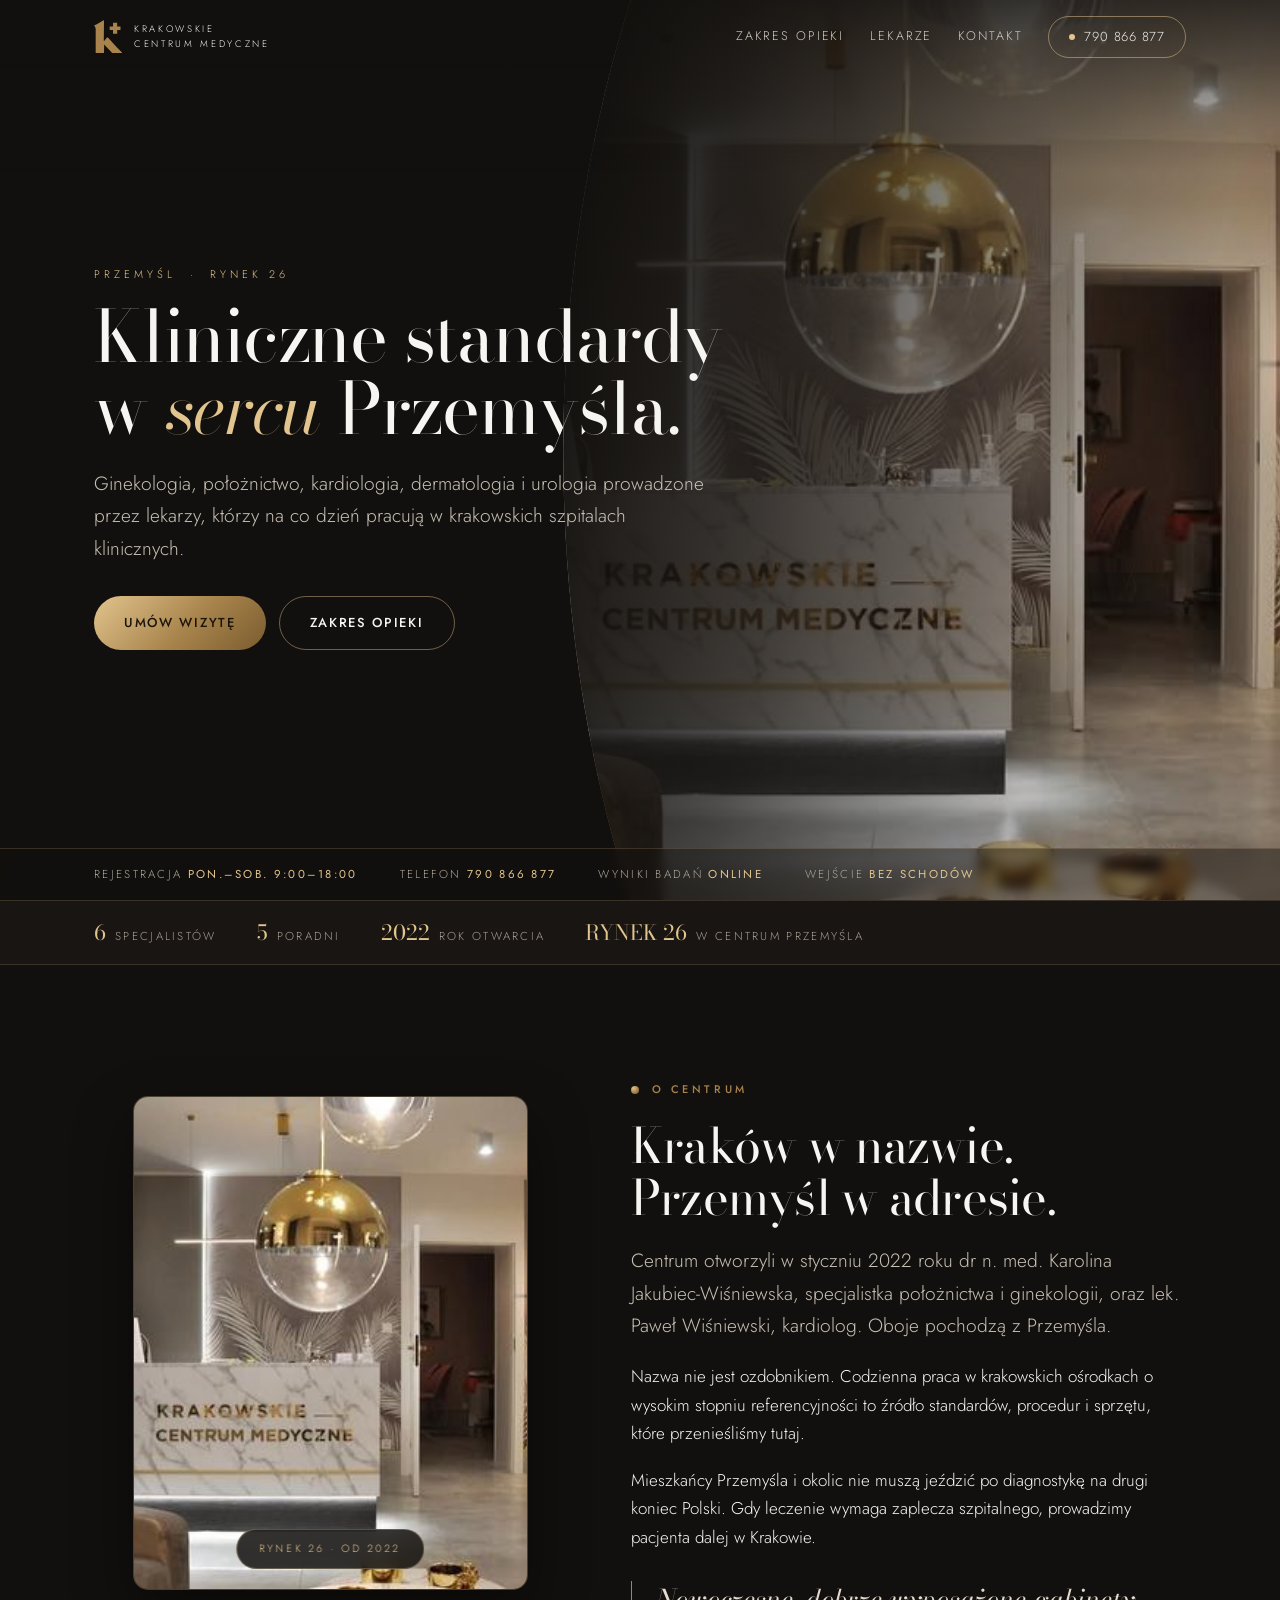
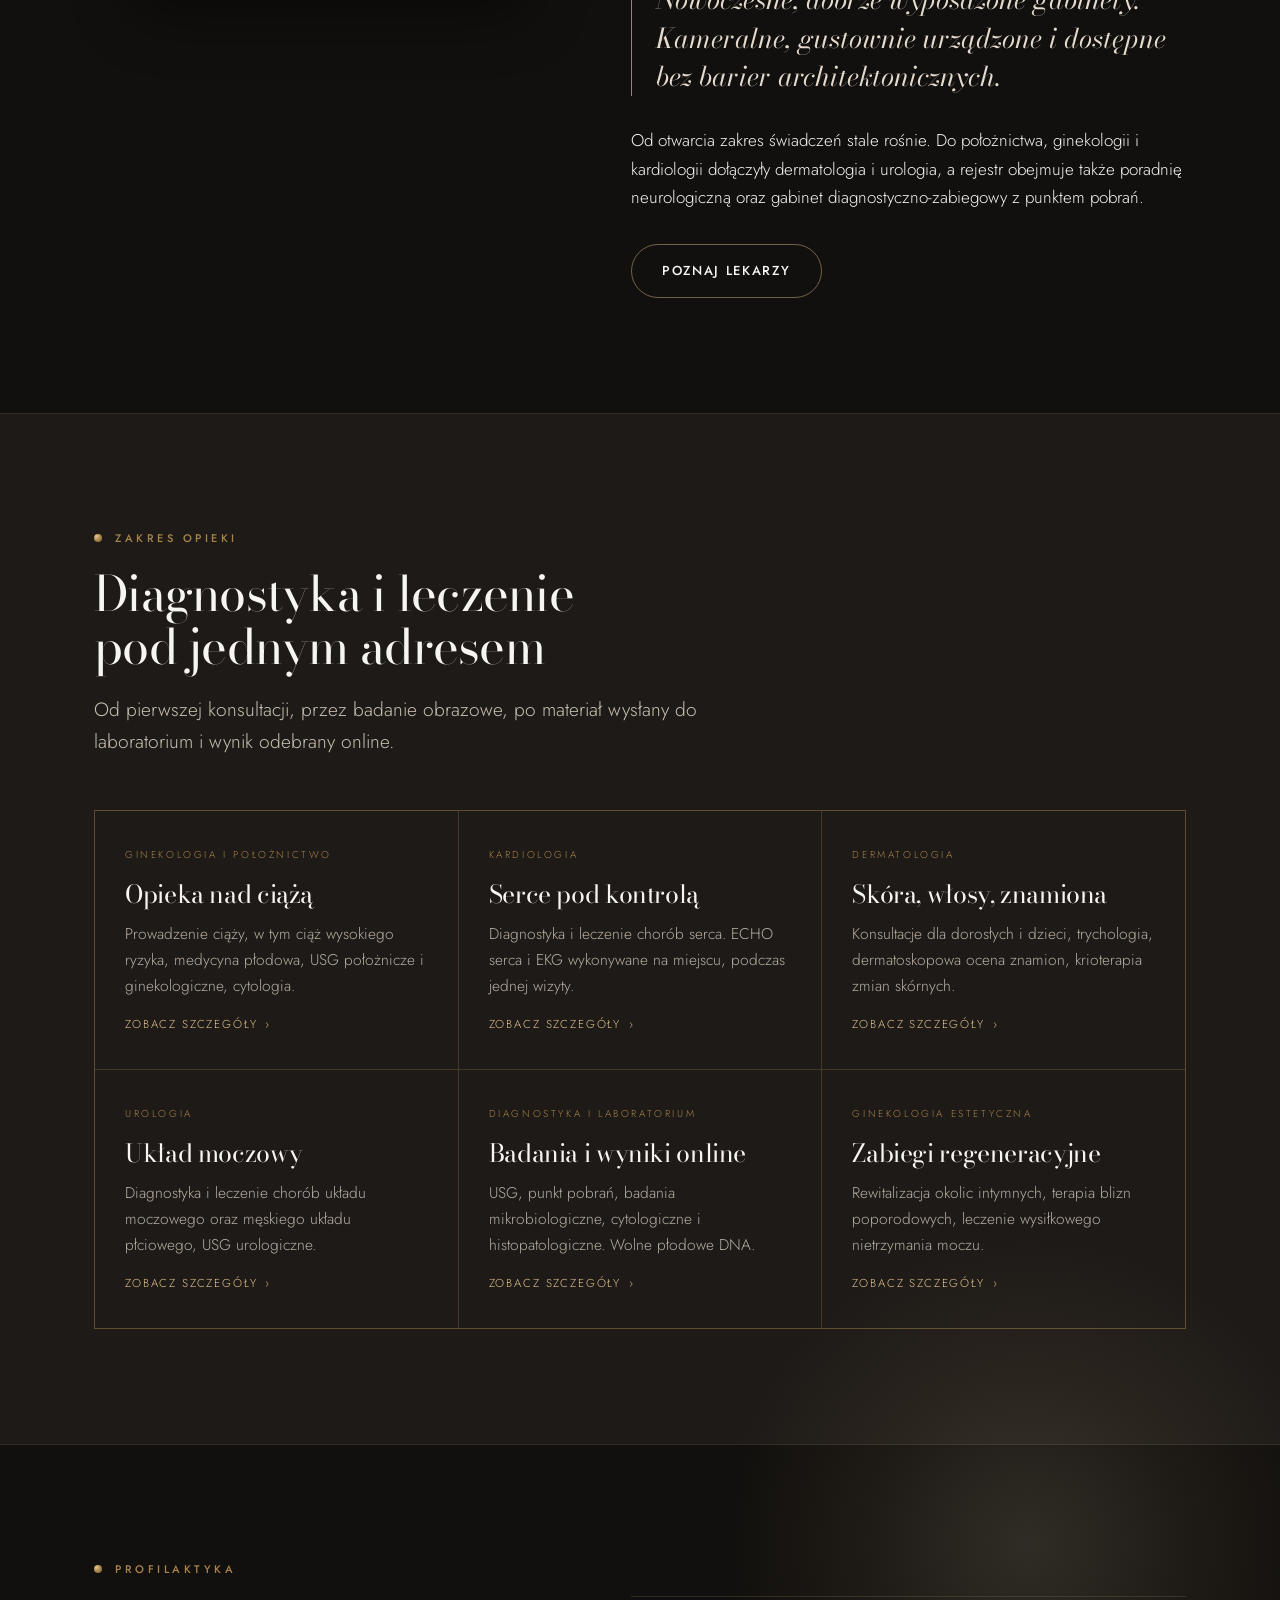
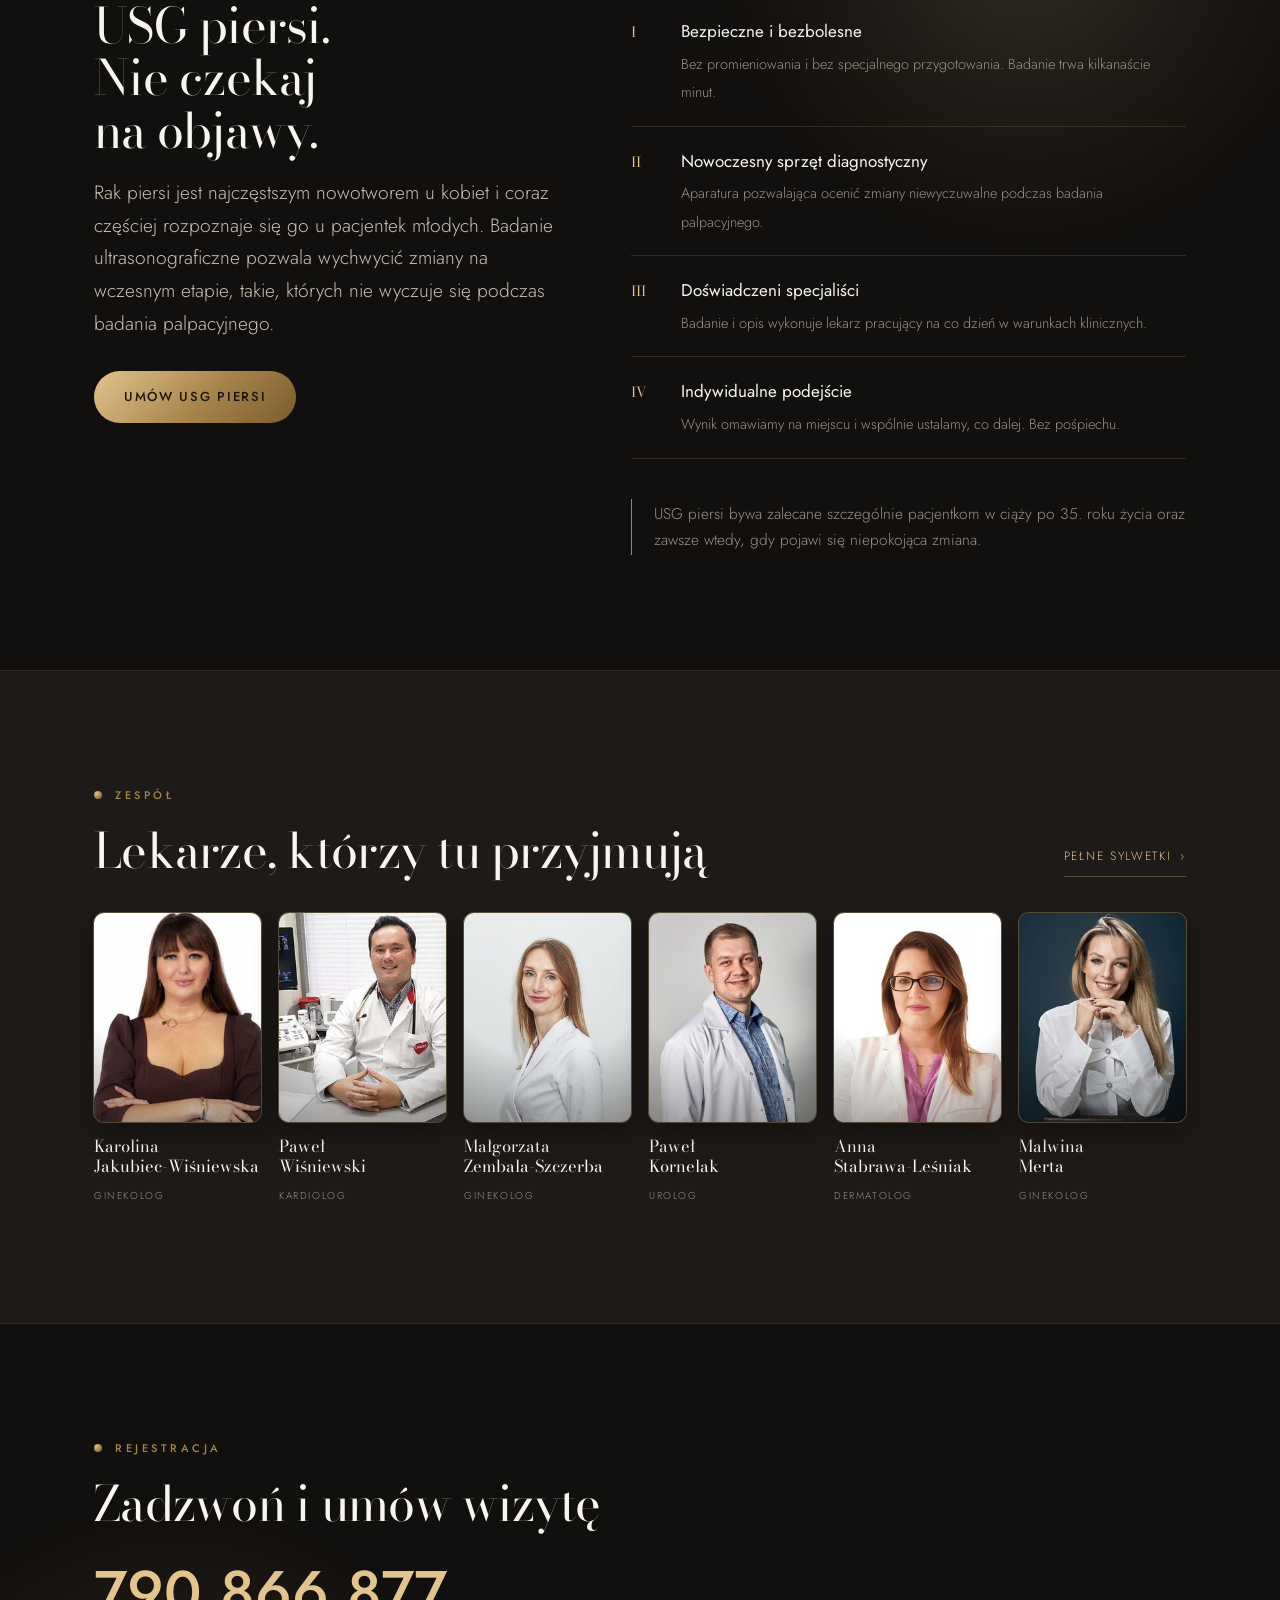
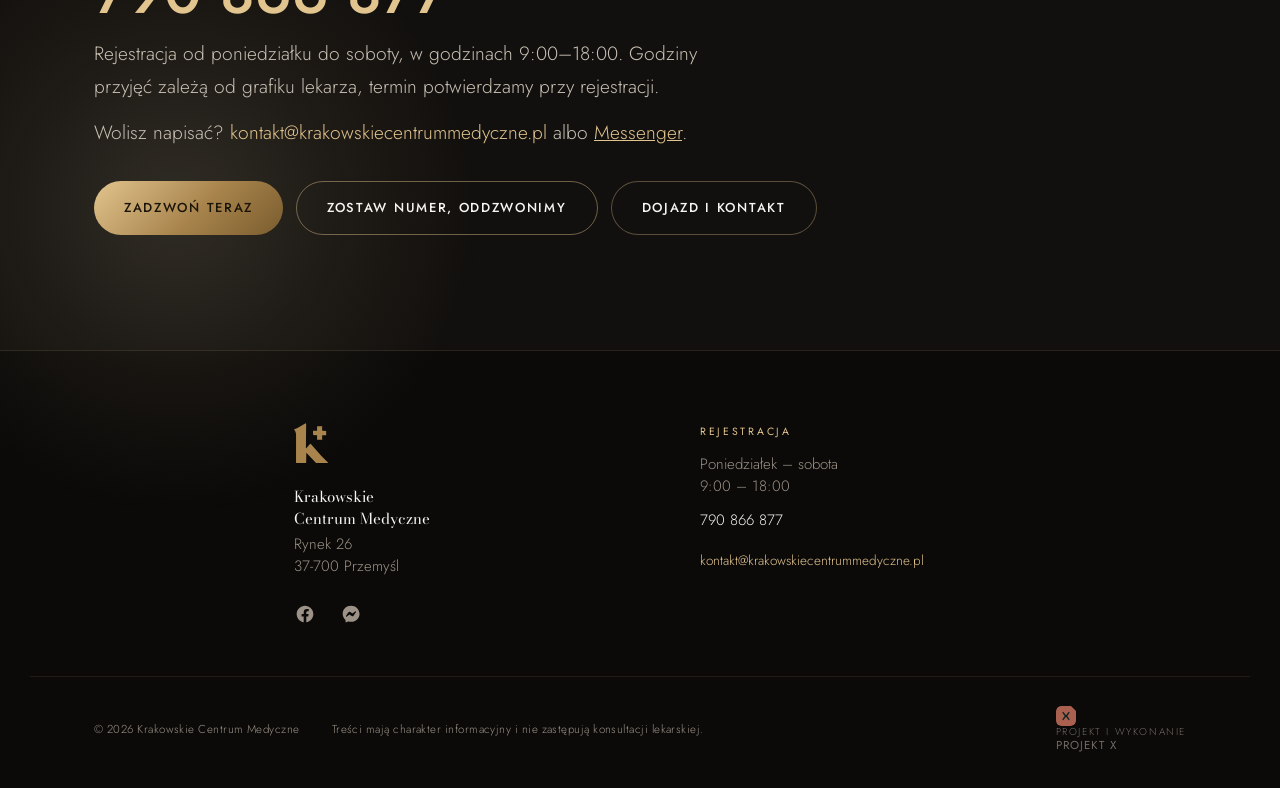
<file: index.html>
<!DOCTYPE html>
<html lang="pl">
<head>
<meta charset="utf-8">
<meta name="viewport" content="width=device-width, initial-scale=1">
<title>Krakowskie Centrum Medyczne — Przemyśl, Rynek 26</title>
<meta name="description" content="Specjalistyczne gabinety lekarskie w Przemyślu. Ginekologia i położnictwo, ciąże wysokiego ryzyka, kardiologia, dermatologia, urologia, USG piersi, ginekologia estetyczna. Rejestracja pon.–sob. 9:00–18:00, telefon 790 866 877.">
<meta name="theme-color" content="#12100E">
<link rel="canonical" href="https://www.krakowskiecentrummedyczne.pl/">
<meta property="og:type" content="website">
<meta property="og:locale" content="pl_PL">
<meta property="og:title" content="Krakowskie Centrum Medyczne — Przemyśl, Rynek 26">
<meta property="og:description" content="Specjalistyczne gabinety lekarskie w Przemyślu. Ginekologia i położnictwo, ciąże wysokiego ryzyka, kardiologia, dermatologia, urologia, USG piersi, ginekologia estetyczna. Rejestracja pon.–sob. 9:00–18:00, telefon 790 866 877.">
<meta property="og:url" content="https://www.krakowskiecentrummedyczne.pl/">
<meta property="og:image" content="https://www.krakowskiecentrummedyczne.pl/og.jpg">
<meta name="twitter:card" content="summary_large_image">
<link rel="icon" href="favicon.svg" type="image/svg+xml">
<link rel="icon" href="favicon.ico" sizes="any">
<link rel="apple-touch-icon" href="apple-touch-icon.png">
<link rel="preconnect" href="https://fonts.googleapis.com">
<link rel="preconnect" href="https://fonts.gstatic.com" crossorigin>
<link rel="preload" as="style" href="https://fonts.googleapis.com/css2?family=Bodoni+Moda:ital,opsz,wght@0,6..96,400;1,6..96,400&family=Jost:wght@300;400;500&display=swap">
<link href="https://fonts.googleapis.com/css2?family=Bodoni+Moda:ital,opsz,wght@0,6..96,400;1,6..96,400&family=Jost:wght@300;400;500&display=swap" rel="stylesheet">
<link rel="stylesheet" href="styl.css">
<script type="application/ld+json">
{"@context":"https://schema.org","@type":"MedicalClinic",
"name":"Krakowskie Centrum Medyczne",
"description":"Specjalistyczne gabinety lekarskie w Przemyślu: ginekologia i położnictwo, kardiologia, dermatologia, urologia, diagnostyka USG, ginekologia estetyczna.",
"address":{"@type":"PostalAddress","streetAddress":"Rynek 26","addressLocality":"Przemyśl","postalCode":"37-700","addressRegion":"podkarpackie","addressCountry":"PL"},
"geo":{"@type":"GeoCoordinates","latitude":49.784261,"longitude":22.777185},
"telephone":"+48790866877","email":"kontakt@krakowskiecentrummedyczne.pl","url":"https://www.krakowskiecentrummedyczne.pl/","image":"https://www.krakowskiecentrummedyczne.pl/og.jpg",
"openingHoursSpecification":[{"@type":"OpeningHoursSpecification","dayOfWeek":["Monday","Tuesday","Wednesday","Thursday","Friday","Saturday"],"opens":"09:00","closes":"18:00"}],
"sameAs":["https://www.facebook.com/krakowskieCM"],
"medicalSpecialty":["Obstetric","Gynecologic","Cardiovascular","Dermatology","Urologic"],
"foundingDate":"2022-01-08"}
</script>
</head>
<body>
<a class="skip" href="#tresc">Przejdź do treści</a>
<nav class="nav" id="nav">
  <div class="nav-in">
    <a class="brand" href="index.html"><svg class="mark" viewBox="0 0 134 159" xmlns="http://www.w3.org/2000/svg" role="img" aria-label="Krakowskie Centrum Medyczne"><path fill="currentColor" d="M 0.00,26.00 L 0.00,27.88 L 1.75,28.00 L 5.00,32.38 L 8.00,42.38 L 8.00,156.50 L 9.38,157.88 L 46.50,157.88 L 47.88,156.50 L 48.62,116.88 L 88.00,158.88 L 133.88,158.88 L 133.88,156.00 L 108.00,129.75 L 65.50,82.00 L 60.12,86.12 L 48.50,100.00 L 46.88,99.62 L 47.88,4.25 L 46.75,2.75 L 47.88,0.00 L 13.50,20.00 Z M 111.38,12.88 L 91.12,13.12 L 90.88,30.75 L 75.38,31.00 L 75.00,31.38 L 75.12,47.75 L 90.50,47.88 L 91.00,48.38 L 91.00,65.50 L 91.38,65.88 L 110.50,65.88 L 111.88,64.62 L 110.88,63.50 L 110.88,49.38 L 112.38,47.88 L 126.50,47.88 L 126.88,47.50 L 126.75,31.12 L 112.38,31.00 L 110.88,29.50 L 110.88,14.38 L 111.88,13.62 Z"/></svg><span>Krakowskie<br>Centrum Medyczne</span></a>
    <div class="links">
    <a class="link" href="oferta.html">Zakres opieki</a>
    <a class="link" href="lekarze.html">Lekarze</a>
    <a class="link" href="kontakt.html">Kontakt</a>
    </div>
    <a class="tel" href="tel:+48790866877"><span class="tel-ico" aria-hidden="true"></span>790 866 877</a>
    <button class="burger" id="burger" aria-label="Menu" aria-expanded="false"><span></span><span></span></button>
  </div>
</nav>
<div class="menu" id="menu"><a href="index.html">Strona główna</a><a href="oferta.html">Zakres opieki</a><a href="lekarze.html">Lekarze</a><a href="kontakt.html">Kontakt</a>
  <a class="menu-tel" href="tel:+48790866877">Zadzwoń: 790 866 877</a>
</div>

<header class="hero duzy" id="tresc">
  <div class="hero-foto" aria-hidden="true"></div>
  <div class="blask" aria-hidden="true"></div>
  <div class="hero-in">
    <div class="hero-tresc">
      <p class="kicker">Przemyśl &nbsp;·&nbsp; Rynek 26</p>
      <h1>Kliniczne standardy<br>w <em>sercu</em> Przemyśla.</h1>
      <p class="lead">Ginekologia, położnictwo, kardiologia, dermatologia i urologia prowadzone przez lekarzy, którzy na co dzień pracują w krakowskich szpitalach klinicznych.</p>
      <div class="przyciski">
        <a class="btn btn-zloty" href="tel:+48790866877">Umów wizytę</a>
        <a class="btn btn-obrys" href="oferta.html">Zakres opieki</a>
      </div>
    </div>
  </div>
  <div class="hero-pasek">
    <ul>
      <li>Rejestracja <b>pon.–sob. 9:00–18:00</b></li>
      <li>Telefon <b>790 866 877</b></li>
      <li>Wyniki badań <b>online</b></li>
      <li>Wejście <b>bez schodów</b></li>
    </ul>
  </div>
</header>

<div class="liczby">
  <div class="wrap"><ul>
    <li><b>6</b>specjalistów</li>
    <li><b>5</b>poradni</li>
    <li><b>2022</b>rok otwarcia</li>
    <li><b>Rynek 26</b>w centrum Przemyśla</li>
  </ul></div>
</div>

<section class="pad">
  <div class="wrap split przyklejony">
    <div class="rv">
      <figure class="kadr">
        <img src="recepcja.jpg" srcset="recepcja-640.jpg 640w, recepcja.jpg 960w" sizes="(max-width:900px) 92vw, 420px" alt="Recepcja Krakowskiego Centrum Medycznego przy Rynku 26 w Przemyślu" width="960" height="503" loading="lazy" decoding="async">
        <figcaption class="plakietka">Rynek 26 · od 2022</figcaption>
      </figure>
    </div>
    <div class="rv">
      <p class="etykieta">O centrum</p>
      <h2>Kraków w nazwie.<br>Przemyśl w adresie.</h2>
      <p class="lead">Centrum otworzyli w styczniu 2022 roku dr n. med. Karolina Jakubiec-Wiśniewska, specjalistka położnictwa i ginekologii, oraz lek. Paweł Wiśniewski, kardiolog. Oboje pochodzą z Przemyśla.</p>
      <p>Nazwa nie jest ozdobnikiem. Codzienna praca w krakowskich ośrodkach o wysokim stopniu referencyjności to źródło standardów, procedur i sprzętu, które przenieśliśmy tutaj.</p>
      <p>Mieszkańcy Przemyśla i okolic nie muszą jeździć po diagnostykę na drugi koniec Polski. Gdy leczenie wymaga zaplecza szpitalnego, prowadzimy pacjenta dalej w Krakowie.</p>
      <p class="cytat">Nowoczesne, dobrze wyposażone gabinety. Kameralne, gustownie urządzone i dostępne bez barier architektonicznych.</p>
      <p>Od otwarcia zakres świadczeń stale rośnie. Do położnictwa, ginekologii i kardiologii dołączyły dermatologia i urologia, a rejestr obejmuje także poradnię neurologiczną oraz gabinet diagnostyczno-zabiegowy z punktem pobrań.</p>
      <div class="przyciski"><a class="btn btn-obrys" href="lekarze.html">Poznaj lekarzy</a></div>
    </div>
  </div>
</section>

<section class="pad tlo">
  <div class="wrap">
    <div class="rv" style="max-width:640px">
      <p class="etykieta">Zakres opieki</p>
      <h2>Diagnostyka i leczenie pod jednym adresem</h2>
      <p class="lead">Od pierwszej konsultacji, przez badanie obrazowe, po materiał wysłany do laboratorium i wynik odebrany online.</p>
    </div>
    <div class="karty rv">
      <a class="karta" href="oferta.html#ginekologia">
        <span class="nr">Ginekologia i położnictwo</span>
        <h3>Opieka nad ciążą</h3>
        <p>Prowadzenie ciąży, w tym ciąż wysokiego ryzyka, medycyna płodowa, USG położnicze i ginekologiczne, cytologia.</p>
        <span class="wiecej">Zobacz szczegóły <i>&rsaquo;</i></span>
      </a>
      <a class="karta" href="oferta.html#kardiologia">
        <span class="nr">Kardiologia</span>
        <h3>Serce pod kontrolą</h3>
        <p>Diagnostyka i leczenie chorób serca. ECHO serca i EKG wykonywane na miejscu, podczas jednej wizyty.</p>
        <span class="wiecej">Zobacz szczegóły <i>&rsaquo;</i></span>
      </a>
      <a class="karta" href="oferta.html#dermatologia">
        <span class="nr">Dermatologia</span>
        <h3>Skóra, włosy, znamiona</h3>
        <p>Konsultacje dla dorosłych i dzieci, trychologia, dermatoskopowa ocena znamion, krioterapia zmian skórnych.</p>
        <span class="wiecej">Zobacz szczegóły <i>&rsaquo;</i></span>
      </a>
      <a class="karta" href="oferta.html#urologia">
        <span class="nr">Urologia</span>
        <h3>Układ moczowy</h3>
        <p>Diagnostyka i leczenie chorób układu moczowego oraz męskiego układu płciowego, USG urologiczne.</p>
        <span class="wiecej">Zobacz szczegóły <i>&rsaquo;</i></span>
      </a>
      <a class="karta" href="oferta.html#diagnostyka">
        <span class="nr">Diagnostyka i laboratorium</span>
        <h3>Badania i wyniki online</h3>
        <p>USG, punkt pobrań, badania mikrobiologiczne, cytologiczne i histopatologiczne. Wolne płodowe DNA.</p>
        <span class="wiecej">Zobacz szczegóły <i>&rsaquo;</i></span>
      </a>
      <a class="karta" href="oferta.html#estetyczna">
        <span class="nr">Ginekologia estetyczna</span>
        <h3>Zabiegi regeneracyjne</h3>
        <p>Rewitalizacja okolic intymnych, terapia blizn poporodowych, leczenie wysiłkowego nietrzymania moczu.</p>
        <span class="wiecej">Zobacz szczegóły <i>&rsaquo;</i></span>
      </a>
    </div>
  </div>
</section>

<section class="pad">
  <div class="blask" aria-hidden="true"></div>
  <div class="wrap split" style="position:relative;z-index:2">
    <div class="rv">
      <p class="etykieta">Profilaktyka</p>
      <h2>USG piersi.<br>Nie czekaj<br>na objawy.</h2>
      <p class="lead">Rak piersi jest najczęstszym nowotworem u kobiet i coraz częściej rozpoznaje się go u pacjentek młodych. Badanie ultrasonograficzne pozwala wychwycić zmiany na wczesnym etapie, takie, których nie wyczuje się podczas badania palpacyjnego.</p>
      <div class="przyciski"><a class="btn btn-zloty" href="tel:+48790866877">Umów USG piersi</a></div>
    </div>
    <div class="rv">
      <ul class="korzysci">
        <li><span class="rzym">I</span><span><strong>Bezpieczne i bezbolesne</strong><small>Bez promieniowania i bez specjalnego przygotowania. Badanie trwa kilkanaście minut.</small></span></li>
        <li><span class="rzym">II</span><span><strong>Nowoczesny sprzęt diagnostyczny</strong><small>Aparatura pozwalająca ocenić zmiany niewyczuwalne podczas badania palpacyjnego.</small></span></li>
        <li><span class="rzym">III</span><span><strong>Doświadczeni specjaliści</strong><small>Badanie i opis wykonuje lekarz pracujący na co dzień w warunkach klinicznych.</small></span></li>
        <li><span class="rzym">IV</span><span><strong>Indywidualne podejście</strong><small>Wynik omawiamy na miejscu i wspólnie ustalamy, co dalej. Bez pośpiechu.</small></span></li>
      </ul>
      <p class="uwaga">USG piersi bywa zalecane szczególnie pacjentkom w ciąży po 35. roku życia oraz zawsze wtedy, gdy pojawi się niepokojąca zmiana.</p>
    </div>
  </div>
</section>

<section class="pad tlo">
  <div class="wrap">
    <div class="rv zespol-glowka">
      <div>
        <p class="etykieta">Zespół</p>
        <h2>Lekarze, którzy tu przyjmują</h2>
      </div>
      <a class="dalej" href="lekarze.html">Pełne sylwetki <i>&rsaquo;</i></a>
    </div>
    <div class="mini rv">
      <a href="lekarze.html">
        <figure class="foto"><span class="ini">KJW</span><img src="lek-jakubiec-wisniewska-320.jpg" srcset="lek-jakubiec-wisniewska-320.jpg 320w, lek-jakubiec-wisniewska.jpg 800w" sizes="(max-width:1000px) 160px, 220px" width="800" height="800" alt="dr n. med. Karolina Jakubiec-Wiśniewska" loading="lazy" onerror="this.remove()"></figure>
        <p>Karolina<br>Jakubiec-Wiśniewska</p><span>Ginekolog</span>
      </a>
      <a href="lekarze.html">
        <figure class="foto"><span class="ini">PW</span><img src="lek-wisniewski-320.jpg" srcset="lek-wisniewski-320.jpg 320w, lek-wisniewski.jpg 800w" sizes="(max-width:1000px) 160px, 220px" width="800" height="800" alt="lek. Paweł Wiśniewski" loading="lazy" onerror="this.remove()"></figure>
        <p>Paweł<br>Wiśniewski</p><span>Kardiolog</span>
      </a>
      <a href="lekarze.html">
        <figure class="foto"><span class="ini">MZS</span><img src="lek-zembala-szczerba-320.jpg" srcset="lek-zembala-szczerba-320.jpg 320w, lek-zembala-szczerba.jpg 800w" sizes="(max-width:1000px) 160px, 220px" width="800" height="800" alt="dr n. med. Małgorzata Zembala-Szczerba" loading="lazy" onerror="this.remove()"></figure>
        <p>Małgorzata<br>Zembala-Szczerba</p><span>Ginekolog</span>
      </a>
      <a href="lekarze.html">
        <figure class="foto"><span class="ini">PK</span><img src="lek-kornelak-320.jpg" srcset="lek-kornelak-320.jpg 320w, lek-kornelak.jpg 800w" sizes="(max-width:1000px) 160px, 220px" width="800" height="800" alt="lek. Paweł Kornelak" loading="lazy" onerror="this.remove()"></figure>
        <p>Paweł<br>Kornelak</p><span>Urolog</span>
      </a>
      <a href="lekarze.html">
        <figure class="foto"><span class="ini">ASL</span><img src="lek-stabrawa-lesniak-320.jpg" srcset="lek-stabrawa-lesniak-320.jpg 320w, lek-stabrawa-lesniak.jpg 800w" sizes="(max-width:1000px) 160px, 220px" width="800" height="800" alt="lek. Anna Stabrawa-Leśniak" loading="lazy" onerror="this.remove()"></figure>
        <p>Anna<br>Stabrawa-Leśniak</p><span>Dermatolog</span>
      </a>
      <a href="lekarze.html">
        <figure class="foto"><span class="ini">MM</span><img src="lek-merta-320.jpg" srcset="lek-merta-320.jpg 320w, lek-merta.jpg 800w" sizes="(max-width:1000px) 160px, 220px" width="800" height="800" alt="lek. Malwina Merta" loading="lazy" onerror="this.remove()"></figure>
        <p>Malwina<br>Merta</p><span>Ginekolog</span>
      </a>
    </div>
  </div>
</section>

<section class="pad">
  <div class="blask" aria-hidden="true" style="left:-12%;right:auto;top:auto;bottom:-30%"></div>
  <div class="wrap rv" style="position:relative;z-index:2">
    <p class="etykieta">Rejestracja</p>
    <h2>Zadzwoń i umów wizytę</h2>
    <a class="duzy-tel" href="tel:+48790866877">790&nbsp;866&nbsp;877</a>
    <p class="lead">Rejestracja od poniedziałku do soboty, w godzinach 9:00–18:00. Godziny przyjęć zależą od grafiku lekarza, termin potwierdzamy przy rejestracji.</p>
    <p class="lead" style="margin-top:-6px">Wolisz napisać? <a class="mail" href="mailto:kontakt@krakowskiecentrummedyczne.pl">kontakt@krakowskiecentrummedyczne.pl</a> albo <a href="https://m.me/krakowskieCM" rel="noopener" style="color:var(--brass-hi)">Messenger</a>.</p>
    <div class="przyciski">
      <a class="btn btn-zloty" href="tel:+48790866877">Zadzwoń teraz</a>
      <a class="btn btn-obrys" href="formularz.html">Zostaw numer, oddzwonimy</a>
      <a class="btn btn-ciemny" href="kontakt.html">Dojazd i kontakt</a>
    </div>
  </div>
</section>

<div class="pasek-akcji" aria-label="Szybki kontakt">
  <a class="pa-tel" href="tel:+48790866877"><span class="pa-ico" aria-hidden="true"></span>Zadzwoń</a>
  <a class="pa-form" href="formularz.html">Zostaw numer</a>
</div>

<footer class="stopka">
  <div class="wrap stopka-in">
    <div class="st-brand">
      <svg class="mark-st" viewBox="0 0 134 159" xmlns="http://www.w3.org/2000/svg" role="img" aria-label="Krakowskie Centrum Medyczne"><path fill="currentColor" d="M 0.00,26.00 L 0.00,27.88 L 1.75,28.00 L 5.00,32.38 L 8.00,42.38 L 8.00,156.50 L 9.38,157.88 L 46.50,157.88 L 47.88,156.50 L 48.62,116.88 L 88.00,158.88 L 133.88,158.88 L 133.88,156.00 L 108.00,129.75 L 65.50,82.00 L 60.12,86.12 L 48.50,100.00 L 46.88,99.62 L 47.88,4.25 L 46.75,2.75 L 47.88,0.00 L 13.50,20.00 Z M 111.38,12.88 L 91.12,13.12 L 90.88,30.75 L 75.38,31.00 L 75.00,31.38 L 75.12,47.75 L 90.50,47.88 L 91.00,48.38 L 91.00,65.50 L 91.38,65.88 L 110.50,65.88 L 111.88,64.62 L 110.88,63.50 L 110.88,49.38 L 112.38,47.88 L 126.50,47.88 L 126.88,47.50 L 126.75,31.12 L 112.38,31.00 L 110.88,29.50 L 110.88,14.38 L 111.88,13.62 Z"/></svg>
      <p class="st-nazwa">Krakowskie<br>Centrum Medyczne</p>
      <p class="st-adres">Rynek 26<br>37-700 Przemyśl</p>
    <div class="ikony">
        <a href="https://www.facebook.com/krakowskieCM" rel="noopener" aria-label="Facebook Krakowskiego Centrum Medycznego" title="Facebook"><svg viewBox="0 0 24 24" aria-hidden="true"><path d="M22 12.06C22 6.5 17.52 2 12 2S2 6.5 2 12.06c0 5 3.66 9.15 8.44 9.94v-7.03H7.9v-2.9h2.54V9.85c0-2.52 1.5-3.91 3.77-3.91 1.09 0 2.24.2 2.24.2v2.46h-1.26c-1.24 0-1.63.78-1.63 1.57v1.89h2.78l-.44 2.9h-2.34V22c4.78-.79 8.44-4.93 8.44-9.94z"/></svg></a>
        <a href="https://m.me/krakowskieCM" rel="noopener" aria-label="Napisz przez Messenger" title="Messenger"><svg viewBox="0 0 24 24" aria-hidden="true"><path d="M12 2C6.36 2 2 6.13 2 11.7c0 2.9 1.19 5.42 3.14 7.16.16.15.26.35.27.57l.05 1.78c.02.57.6.94 1.12.71l1.98-.87c.17-.08.36-.09.54-.04 1 .28 2.06.43 3.15.43 5.64 0 10-4.13 10-9.7C22 6.13 17.64 2 12 2zm6 7.46-2.94 4.66c-.47.74-1.47.93-2.18.4l-2.34-1.75a.6.6 0 0 0-.72 0l-3.16 2.4c-.42.32-.97-.18-.69-.63l2.94-4.66c.47-.74 1.47-.93 2.18-.4l2.34 1.75c.22.16.51.16.72 0l3.16-2.4c.42-.32.97.18.69.63z"/></svg></a>
      </div>
    </div>
    <div>
      <h4>Rejestracja</h4>
      <p>Poniedziałek – sobota<br>9:00 – 18:00</p>
      <p><a class="st-tel" href="tel:+48790866877">790 866 877</a></p>
      <p><a class="st-mail" href="mailto:kontakt@krakowskiecentrummedyczne.pl">kontakt@<wbr>krakowskiecentrummedyczne.pl</a></p>
    </div>
  </div>
  <div class="wrap drobne">
    <span>© <span id="rok">2026</span> Krakowskie Centrum Medyczne</span>
    <span>Treści mają charakter informacyjny i nie zastępują konsultacji lekarskiej.</span>
    <a class="autor" href="https://projektiks.pl" rel="noopener" title="Projekt X — strony internetowe"><svg class="autor-znak" viewBox="0 0 32 32" xmlns="http://www.w3.org/2000/svg" aria-hidden="true"><path fill="#E8836A" d="M8 0h16l8 8v16a8 8 0 0 1-8 8H8a8 8 0 0 1-8-8V8a8 8 0 0 1 8-8z"/><path fill="none" stroke="#12312D" stroke-width="2.3" stroke-linecap="round" stroke-linejoin="round" d="M11.4 10.6 15.4 16l-4 5.4M20.6 10.6 16.6 16l4 5.4"/></svg><span>Projekt i wykonanie<b>Projekt X</b></span></a>
  </div>
</footer>

<script>
document.getElementById('rok').textContent = new Date().getFullYear();
var nav = document.getElementById('nav');
function skrol(){ nav.classList.toggle('stuck', window.scrollY > 30); }
skrol(); addEventListener('scroll', skrol, {passive:true});

var pasek = document.querySelector('.pasek-akcji');
if (pasek) {
  var prog = 420;
  function pokazPasek(){ pasek.classList.toggle('widoczny', window.scrollY > prog); }
  pokazPasek(); addEventListener('scroll', pokazPasek, {passive:true});
}

var b = document.getElementById('burger'), m = document.getElementById('menu');
b.addEventListener('click', function(){
  var o = m.classList.toggle('open');
  b.classList.toggle('x', o); b.setAttribute('aria-expanded', o);
  document.body.style.overflow = o ? 'hidden' : '';
});
m.querySelectorAll('a').forEach(function(a){ a.addEventListener('click', function(){
  m.classList.remove('open'); b.classList.remove('x'); document.body.style.overflow='';
}); });
var io = new IntersectionObserver(function(es){
  es.forEach(function(e){ if(e.isIntersecting){ e.target.classList.add('in'); io.unobserve(e.target); } });
}, {threshold:.1, rootMargin:'0px 0px -6% 0px'});
document.querySelectorAll('.rv').forEach(function(el,i){ el.style.transitionDelay=(i%3)*90+'ms'; io.observe(el); });
</script>
</body>
</html>
</file>
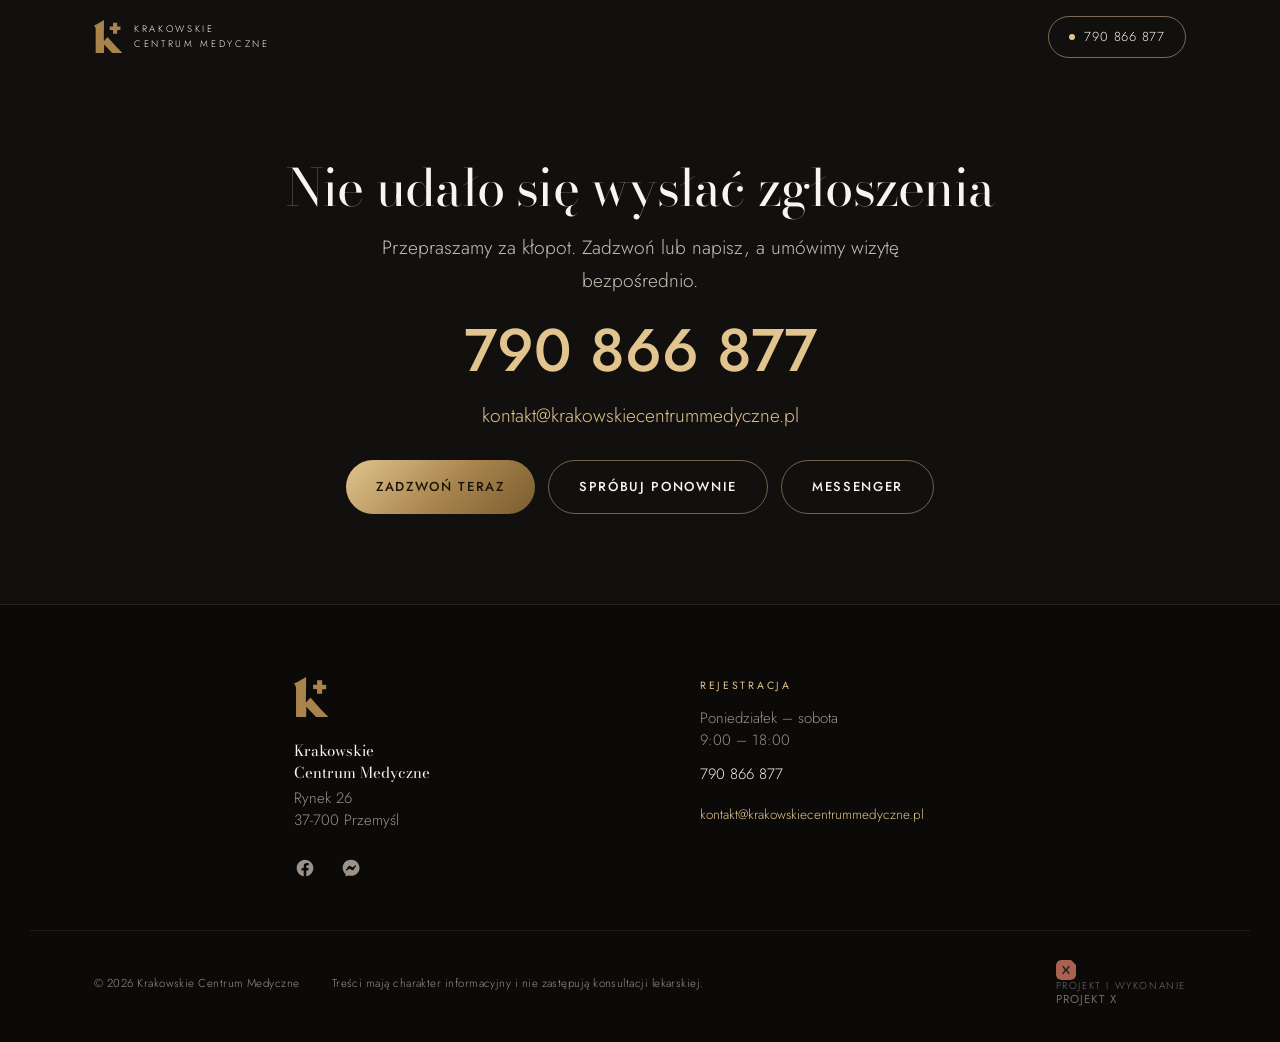
<file: formularz-blad.html>
<!DOCTYPE html>
<html lang="pl">
<head>
<meta charset="utf-8">
<meta name="viewport" content="width=device-width, initial-scale=1">
<title>Nie udało się wysłać zgłoszenia | Krakowskie Centrum Medyczne</title>
<meta name="robots" content="noindex">
<meta name="theme-color" content="#12100E">
<link rel="icon" href="favicon.svg" type="image/svg+xml">
<link rel="icon" href="favicon.ico" sizes="any">
<link rel="apple-touch-icon" href="apple-touch-icon.png">
<link rel="preconnect" href="https://fonts.googleapis.com">
<link rel="preconnect" href="https://fonts.gstatic.com" crossorigin>
<link rel="preload" as="style" href="https://fonts.googleapis.com/css2?family=Bodoni+Moda:ital,opsz,wght@0,6..96,400;1,6..96,400&family=Jost:wght@300;400;500&display=swap">
<link href="https://fonts.googleapis.com/css2?family=Bodoni+Moda:ital,opsz,wght@0,6..96,400;1,6..96,400&family=Jost:wght@300;400;500&display=swap" rel="stylesheet">
<link rel="stylesheet" href="styl.css">
<style>
.centrum{text-align:center;padding:clamp(120px,18vh,200px) 0 clamp(60px,10vh,120px)}
.centrum h1{font-size:clamp(30px,4vw,52px);margin-bottom:18px}
.centrum .lead{margin:0 auto 6px}
.duzy-tel{display:inline-block;margin:10px 0}
.przyciski{justify-content:center;margin-top:28px}
</style>
</head>
<body>
<a class="skip" href="#tresc">Przejdź do treści</a>
<nav class="nav stuck" id="nav">
  <div class="nav-in">
    <a class="brand" href="index.html"><svg class="mark" viewBox="0 0 134 159" xmlns="http://www.w3.org/2000/svg" role="img" aria-label="Krakowskie Centrum Medyczne"><path fill="currentColor" d="M 0.00,26.00 L 0.00,27.88 L 1.75,28.00 L 5.00,32.38 L 8.00,42.38 L 8.00,156.50 L 9.38,157.88 L 46.50,157.88 L 47.88,156.50 L 48.62,116.88 L 88.00,158.88 L 133.88,158.88 L 133.88,156.00 L 108.00,129.75 L 65.50,82.00 L 60.12,86.12 L 48.50,100.00 L 46.88,99.62 L 47.88,4.25 L 46.75,2.75 L 47.88,0.00 L 13.50,20.00 Z M 111.38,12.88 L 91.12,13.12 L 90.88,30.75 L 75.38,31.00 L 75.00,31.38 L 75.12,47.75 L 90.50,47.88 L 91.00,48.38 L 91.00,65.50 L 91.38,65.88 L 110.50,65.88 L 111.88,64.62 L 110.88,63.50 L 110.88,49.38 L 112.38,47.88 L 126.50,47.88 L 126.88,47.50 L 126.75,31.12 L 112.38,31.00 L 110.88,29.50 L 110.88,14.38 L 111.88,13.62 Z"/></svg><span>Krakowskie<br>Centrum Medyczne</span></a>
    <a class="tel" href="tel:+48790866877"><span class="tel-ico" aria-hidden="true"></span>790 866 877</a>
  </div>
</nav>

<main class="centrum wrap" id="tresc">
  <h1>Nie udało się wysłać zgłoszenia</h1>
  <p class="lead">Przepraszamy za kłopot. Zadzwoń lub napisz, a umówimy wizytę bezpośrednio.</p>
  <a class="duzy-tel" href="tel:+48790866877">790 866 877</a>
  <p class="lead"><a class="mail" href="mailto:kontakt@krakowskiecentrummedyczne.pl">kontakt@krakowskiecentrummedyczne.pl</a></p>
  <div class="przyciski">
    <a class="btn btn-zloty" href="tel:+48790866877">Zadzwoń teraz</a>
    <a class="btn btn-obrys" href="formularz.html">Spróbuj ponownie</a>
    <a class="btn btn-obrys" href="https://m.me/krakowskieCM" rel="noopener">Messenger</a>
  </div>
</main>


<div class="pasek-akcji" aria-label="Szybki kontakt">
  <a class="pa-tel" href="tel:+48790866877"><span class="pa-ico" aria-hidden="true"></span>Zadzwoń</a>
  <a class="pa-form" href="mailto:kontakt@krakowskiecentrummedyczne.pl">Napisz e-mail</a>
</div>

<footer class="stopka">
  <div class="wrap stopka-in">
    <div class="st-brand">
      <svg class="mark-st" viewBox="0 0 134 159" xmlns="http://www.w3.org/2000/svg" role="img" aria-label="Krakowskie Centrum Medyczne"><path fill="currentColor" d="M 0.00,26.00 L 0.00,27.88 L 1.75,28.00 L 5.00,32.38 L 8.00,42.38 L 8.00,156.50 L 9.38,157.88 L 46.50,157.88 L 47.88,156.50 L 48.62,116.88 L 88.00,158.88 L 133.88,158.88 L 133.88,156.00 L 108.00,129.75 L 65.50,82.00 L 60.12,86.12 L 48.50,100.00 L 46.88,99.62 L 47.88,4.25 L 46.75,2.75 L 47.88,0.00 L 13.50,20.00 Z M 111.38,12.88 L 91.12,13.12 L 90.88,30.75 L 75.38,31.00 L 75.00,31.38 L 75.12,47.75 L 90.50,47.88 L 91.00,48.38 L 91.00,65.50 L 91.38,65.88 L 110.50,65.88 L 111.88,64.62 L 110.88,63.50 L 110.88,49.38 L 112.38,47.88 L 126.50,47.88 L 126.88,47.50 L 126.75,31.12 L 112.38,31.00 L 110.88,29.50 L 110.88,14.38 L 111.88,13.62 Z"/></svg>
      <p class="st-nazwa">Krakowskie<br>Centrum Medyczne</p>
      <p class="st-adres">Rynek 26<br>37-700 Przemyśl</p>
    <div class="ikony">
        <a href="https://www.facebook.com/krakowskieCM" rel="noopener" aria-label="Facebook Krakowskiego Centrum Medycznego" title="Facebook"><svg viewBox="0 0 24 24" aria-hidden="true"><path d="M22 12.06C22 6.5 17.52 2 12 2S2 6.5 2 12.06c0 5 3.66 9.15 8.44 9.94v-7.03H7.9v-2.9h2.54V9.85c0-2.52 1.5-3.91 3.77-3.91 1.09 0 2.24.2 2.24.2v2.46h-1.26c-1.24 0-1.63.78-1.63 1.57v1.89h2.78l-.44 2.9h-2.34V22c4.78-.79 8.44-4.93 8.44-9.94z"/></svg></a>
        <a href="https://m.me/krakowskieCM" rel="noopener" aria-label="Napisz przez Messenger" title="Messenger"><svg viewBox="0 0 24 24" aria-hidden="true"><path d="M12 2C6.36 2 2 6.13 2 11.7c0 2.9 1.19 5.42 3.14 7.16.16.15.26.35.27.57l.05 1.78c.02.57.6.94 1.12.71l1.98-.87c.17-.08.36-.09.54-.04 1 .28 2.06.43 3.15.43 5.64 0 10-4.13 10-9.7C22 6.13 17.64 2 12 2zm6 7.46-2.94 4.66c-.47.74-1.47.93-2.18.4l-2.34-1.75a.6.6 0 0 0-.72 0l-3.16 2.4c-.42.32-.97-.18-.69-.63l2.94-4.66c.47-.74 1.47-.93 2.18-.4l2.34 1.75c.22.16.51.16.72 0l3.16-2.4c.42-.32.97.18.69.63z"/></svg></a>
      </div>
    </div>
    <div>
      <h4>Rejestracja</h4>
      <p>Poniedziałek – sobota<br>9:00 – 18:00</p>
      <p><a class="st-tel" href="tel:+48790866877">790 866 877</a></p>
      <p><a class="st-mail" href="mailto:kontakt@krakowskiecentrummedyczne.pl">kontakt@<wbr>krakowskiecentrummedyczne.pl</a></p>
    </div>
  </div>
  <div class="wrap drobne">
    <span>© <span id="rok">2026</span> Krakowskie Centrum Medyczne</span>
    <span>Treści mają charakter informacyjny i nie zastępują konsultacji lekarskiej.</span>
    <a class="autor" href="https://projektiks.pl" rel="noopener" title="Projekt X — strony internetowe"><svg class="autor-znak" viewBox="0 0 32 32" xmlns="http://www.w3.org/2000/svg" aria-hidden="true"><path fill="#E8836A" d="M8 0h16l8 8v16a8 8 0 0 1-8 8H8a8 8 0 0 1-8-8V8a8 8 0 0 1 8-8z"/><path fill="none" stroke="#12312D" stroke-width="2.3" stroke-linecap="round" stroke-linejoin="round" d="M11.4 10.6 15.4 16l-4 5.4M20.6 10.6 16.6 16l4 5.4"/></svg><span>Projekt i wykonanie<b>Projekt X</b></span></a>
  </div>
</footer>
<script>
document.getElementById('rok').textContent = new Date().getFullYear();
var nav = document.getElementById('nav');
function skrol(){ nav.classList.toggle('stuck', window.scrollY > 30); }
skrol(); addEventListener('scroll', skrol, {passive:true});

var pasek = document.querySelector('.pasek-akcji');
if (pasek) {
  var prog = 420;
  function pokazPasek(){ pasek.classList.toggle('widoczny', window.scrollY > prog); }
  pokazPasek(); addEventListener('scroll', pokazPasek, {passive:true});
}

</script>
</body>
</html>
</file>
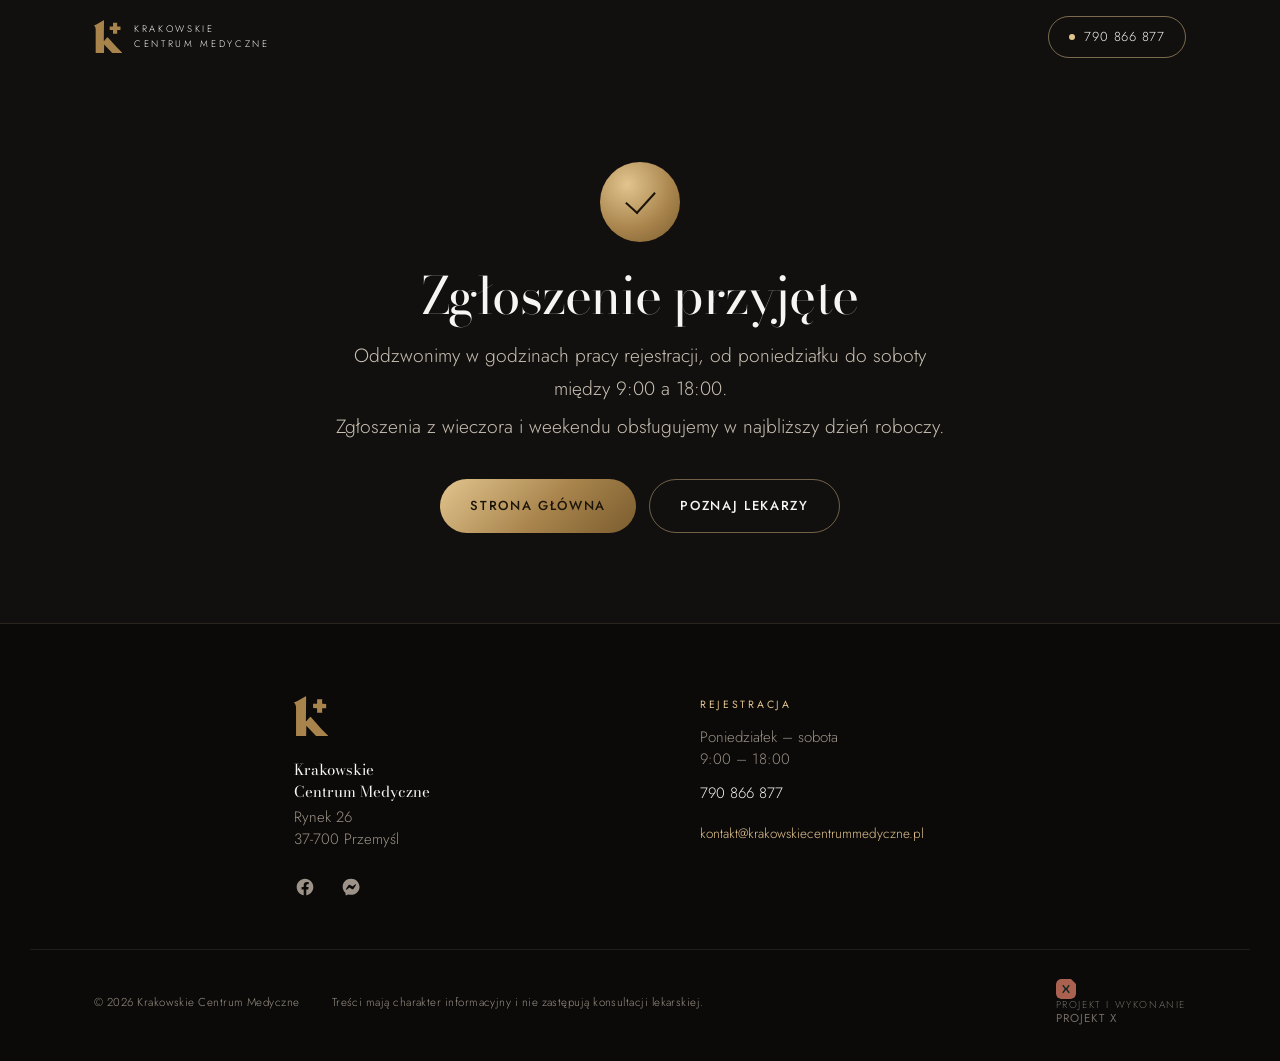
<file: formularz-ok.html>
<!DOCTYPE html>
<html lang="pl">
<head>
<meta charset="utf-8">
<meta name="viewport" content="width=device-width, initial-scale=1">
<title>Zgłoszenie przyjęte | Krakowskie Centrum Medyczne</title>
<meta name="robots" content="noindex">
<meta name="theme-color" content="#12100E">
<link rel="icon" href="favicon.svg" type="image/svg+xml">
<link rel="icon" href="favicon.ico" sizes="any">
<link rel="apple-touch-icon" href="apple-touch-icon.png">
<link rel="preconnect" href="https://fonts.googleapis.com">
<link rel="preconnect" href="https://fonts.gstatic.com" crossorigin>
<link rel="preload" as="style" href="https://fonts.googleapis.com/css2?family=Bodoni+Moda:ital,opsz,wght@0,6..96,400;1,6..96,400&family=Jost:wght@300;400;500&display=swap">
<link href="https://fonts.googleapis.com/css2?family=Bodoni+Moda:ital,opsz,wght@0,6..96,400;1,6..96,400&family=Jost:wght@300;400;500&display=swap" rel="stylesheet">
<link rel="stylesheet" href="styl.css">
<style>
.centrum{text-align:center;padding:clamp(120px,18vh,200px) 0 clamp(60px,10vh,120px)}
.znaczek{width:80px;height:80px;margin:0 auto 28px;border-radius:50%;display:grid;place-items:center;
  background:radial-gradient(circle at 34% 28%,var(--brass-hi),var(--brass) 58%,var(--brass-deep))}
.znaczek::after{content:"";width:16px;height:28px;border:solid #1B1408;border-width:0 2.5px 2.5px 0;
  transform:rotate(42deg) translate(-2px,-3px)}
.centrum h1{font-size:clamp(30px,4vw,52px);margin-bottom:18px}
.centrum .lead{margin:0 auto 6px}
.przyciski{justify-content:center;margin-top:36px}
</style>
</head>
<body>
<a class="skip" href="#tresc">Przejdź do treści</a>
<nav class="nav stuck" id="nav">
  <div class="nav-in">
    <a class="brand" href="index.html"><svg class="mark" viewBox="0 0 134 159" xmlns="http://www.w3.org/2000/svg" role="img" aria-label="Krakowskie Centrum Medyczne"><path fill="currentColor" d="M 0.00,26.00 L 0.00,27.88 L 1.75,28.00 L 5.00,32.38 L 8.00,42.38 L 8.00,156.50 L 9.38,157.88 L 46.50,157.88 L 47.88,156.50 L 48.62,116.88 L 88.00,158.88 L 133.88,158.88 L 133.88,156.00 L 108.00,129.75 L 65.50,82.00 L 60.12,86.12 L 48.50,100.00 L 46.88,99.62 L 47.88,4.25 L 46.75,2.75 L 47.88,0.00 L 13.50,20.00 Z M 111.38,12.88 L 91.12,13.12 L 90.88,30.75 L 75.38,31.00 L 75.00,31.38 L 75.12,47.75 L 90.50,47.88 L 91.00,48.38 L 91.00,65.50 L 91.38,65.88 L 110.50,65.88 L 111.88,64.62 L 110.88,63.50 L 110.88,49.38 L 112.38,47.88 L 126.50,47.88 L 126.88,47.50 L 126.75,31.12 L 112.38,31.00 L 110.88,29.50 L 110.88,14.38 L 111.88,13.62 Z"/></svg><span>Krakowskie<br>Centrum Medyczne</span></a>
    <a class="tel" href="tel:+48790866877"><span class="tel-ico" aria-hidden="true"></span>790 866 877</a>
  </div>
</nav>

<main class="centrum wrap" id="tresc">
  <div class="znaczek" aria-hidden="true"></div>
  <h1>Zgłoszenie przyjęte</h1>
  <p class="lead">Oddzwonimy w godzinach pracy rejestracji, od poniedziałku do soboty między 9:00 a 18:00.</p>
  <p class="lead">Zgłoszenia z wieczora i weekendu obsługujemy w najbliższy dzień roboczy.</p>
  <div class="przyciski">
    <a class="btn btn-zloty" href="index.html">Strona główna</a>
    <a class="btn btn-obrys" href="lekarze.html">Poznaj lekarzy</a>
  </div>
</main>


<div class="pasek-akcji" aria-label="Szybki kontakt">
  <a class="pa-tel" href="tel:+48790866877"><span class="pa-ico" aria-hidden="true"></span>Zadzwoń</a>
  <a class="pa-form" href="mailto:kontakt@krakowskiecentrummedyczne.pl">Napisz e-mail</a>
</div>

<footer class="stopka">
  <div class="wrap stopka-in">
    <div class="st-brand">
      <svg class="mark-st" viewBox="0 0 134 159" xmlns="http://www.w3.org/2000/svg" role="img" aria-label="Krakowskie Centrum Medyczne"><path fill="currentColor" d="M 0.00,26.00 L 0.00,27.88 L 1.75,28.00 L 5.00,32.38 L 8.00,42.38 L 8.00,156.50 L 9.38,157.88 L 46.50,157.88 L 47.88,156.50 L 48.62,116.88 L 88.00,158.88 L 133.88,158.88 L 133.88,156.00 L 108.00,129.75 L 65.50,82.00 L 60.12,86.12 L 48.50,100.00 L 46.88,99.62 L 47.88,4.25 L 46.75,2.75 L 47.88,0.00 L 13.50,20.00 Z M 111.38,12.88 L 91.12,13.12 L 90.88,30.75 L 75.38,31.00 L 75.00,31.38 L 75.12,47.75 L 90.50,47.88 L 91.00,48.38 L 91.00,65.50 L 91.38,65.88 L 110.50,65.88 L 111.88,64.62 L 110.88,63.50 L 110.88,49.38 L 112.38,47.88 L 126.50,47.88 L 126.88,47.50 L 126.75,31.12 L 112.38,31.00 L 110.88,29.50 L 110.88,14.38 L 111.88,13.62 Z"/></svg>
      <p class="st-nazwa">Krakowskie<br>Centrum Medyczne</p>
      <p class="st-adres">Rynek 26<br>37-700 Przemyśl</p>
    <div class="ikony">
        <a href="https://www.facebook.com/krakowskieCM" rel="noopener" aria-label="Facebook Krakowskiego Centrum Medycznego" title="Facebook"><svg viewBox="0 0 24 24" aria-hidden="true"><path d="M22 12.06C22 6.5 17.52 2 12 2S2 6.5 2 12.06c0 5 3.66 9.15 8.44 9.94v-7.03H7.9v-2.9h2.54V9.85c0-2.52 1.5-3.91 3.77-3.91 1.09 0 2.24.2 2.24.2v2.46h-1.26c-1.24 0-1.63.78-1.63 1.57v1.89h2.78l-.44 2.9h-2.34V22c4.78-.79 8.44-4.93 8.44-9.94z"/></svg></a>
        <a href="https://m.me/krakowskieCM" rel="noopener" aria-label="Napisz przez Messenger" title="Messenger"><svg viewBox="0 0 24 24" aria-hidden="true"><path d="M12 2C6.36 2 2 6.13 2 11.7c0 2.9 1.19 5.42 3.14 7.16.16.15.26.35.27.57l.05 1.78c.02.57.6.94 1.12.71l1.98-.87c.17-.08.36-.09.54-.04 1 .28 2.06.43 3.15.43 5.64 0 10-4.13 10-9.7C22 6.13 17.64 2 12 2zm6 7.46-2.94 4.66c-.47.74-1.47.93-2.18.4l-2.34-1.75a.6.6 0 0 0-.72 0l-3.16 2.4c-.42.32-.97-.18-.69-.63l2.94-4.66c.47-.74 1.47-.93 2.18-.4l2.34 1.75c.22.16.51.16.72 0l3.16-2.4c.42-.32.97.18.69.63z"/></svg></a>
      </div>
    </div>
    <div>
      <h4>Rejestracja</h4>
      <p>Poniedziałek – sobota<br>9:00 – 18:00</p>
      <p><a class="st-tel" href="tel:+48790866877">790 866 877</a></p>
      <p><a class="st-mail" href="mailto:kontakt@krakowskiecentrummedyczne.pl">kontakt@<wbr>krakowskiecentrummedyczne.pl</a></p>
    </div>
  </div>
  <div class="wrap drobne">
    <span>© <span id="rok">2026</span> Krakowskie Centrum Medyczne</span>
    <span>Treści mają charakter informacyjny i nie zastępują konsultacji lekarskiej.</span>
    <a class="autor" href="https://projektiks.pl" rel="noopener" title="Projekt X — strony internetowe"><svg class="autor-znak" viewBox="0 0 32 32" xmlns="http://www.w3.org/2000/svg" aria-hidden="true"><path fill="#E8836A" d="M8 0h16l8 8v16a8 8 0 0 1-8 8H8a8 8 0 0 1-8-8V8a8 8 0 0 1 8-8z"/><path fill="none" stroke="#12312D" stroke-width="2.3" stroke-linecap="round" stroke-linejoin="round" d="M11.4 10.6 15.4 16l-4 5.4M20.6 10.6 16.6 16l4 5.4"/></svg><span>Projekt i wykonanie<b>Projekt X</b></span></a>
  </div>
</footer>
<script>
document.getElementById('rok').textContent = new Date().getFullYear();
var nav = document.getElementById('nav');
function skrol(){ nav.classList.toggle('stuck', window.scrollY > 30); }
skrol(); addEventListener('scroll', skrol, {passive:true});

var pasek = document.querySelector('.pasek-akcji');
if (pasek) {
  var prog = 420;
  function pokazPasek(){ pasek.classList.toggle('widoczny', window.scrollY > prog); }
  pokazPasek(); addEventListener('scroll', pokazPasek, {passive:true});
}

</script>
</body>
</html>
</file>
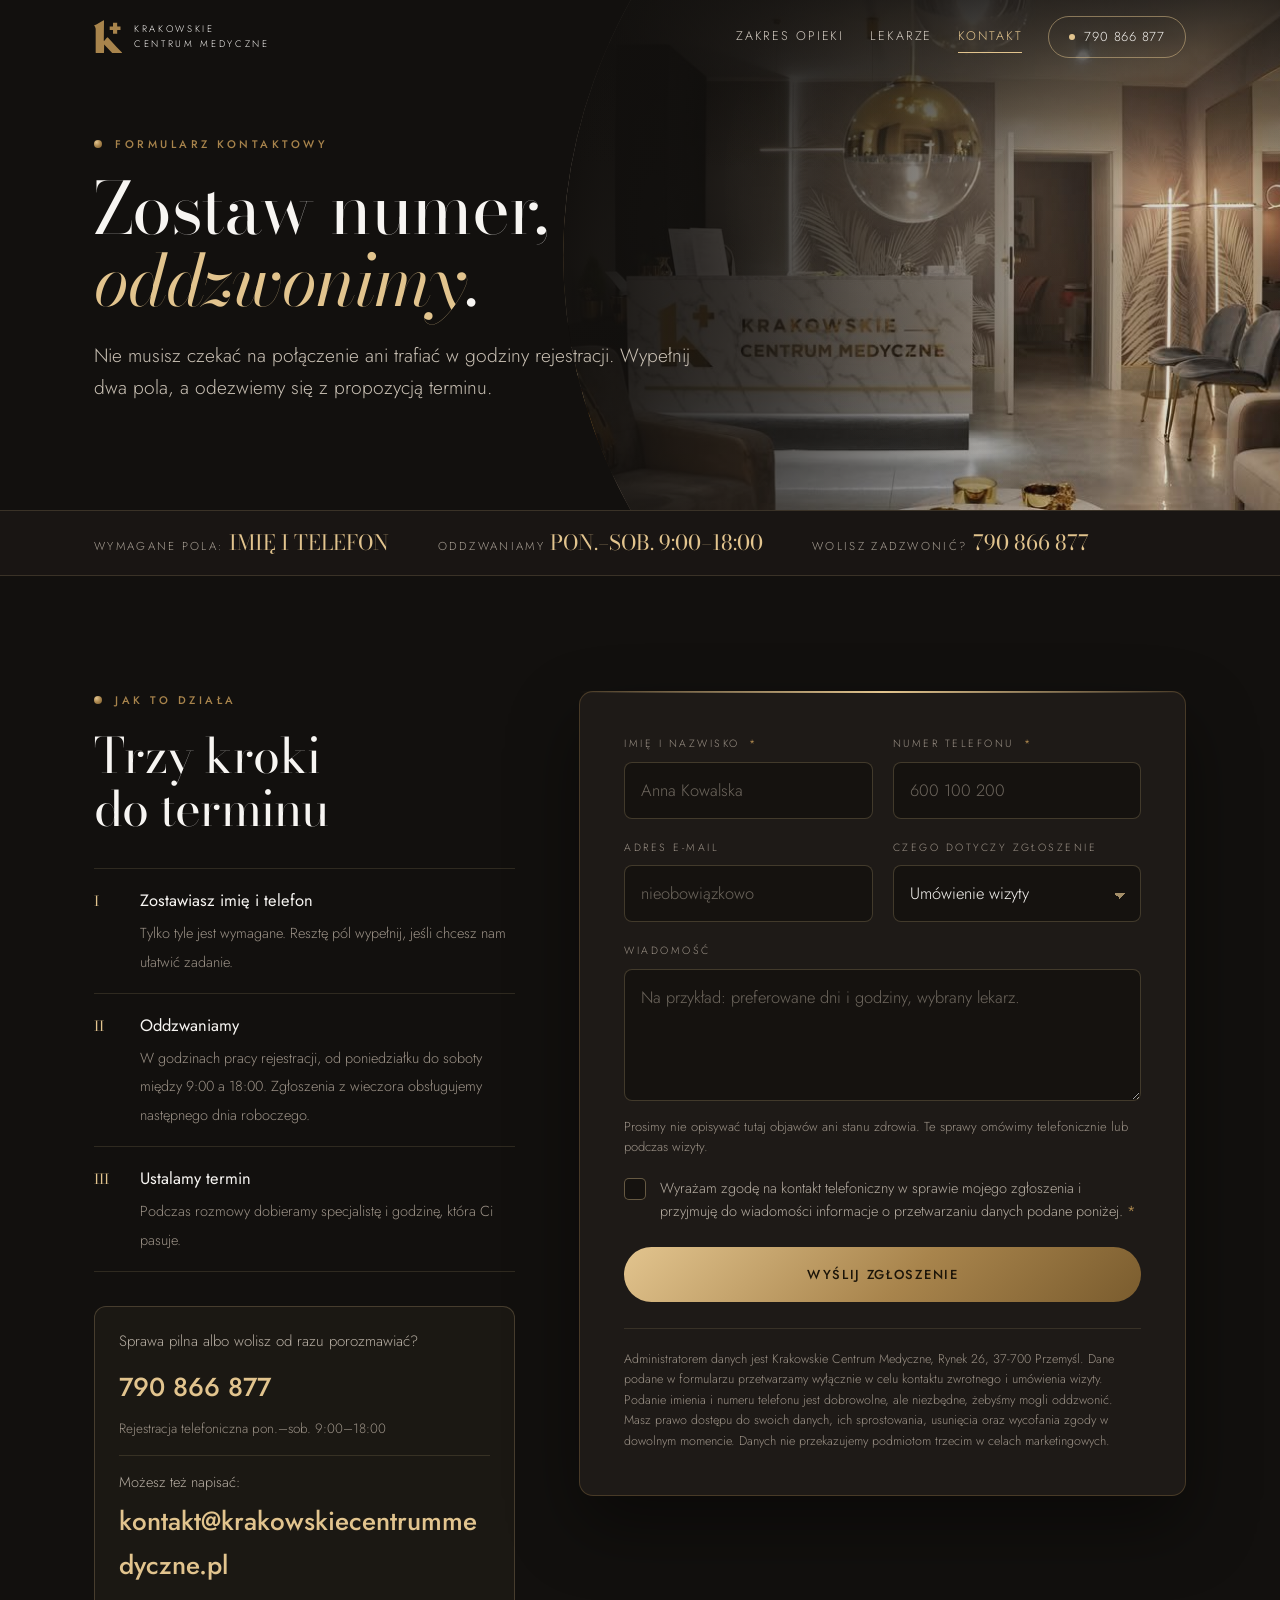
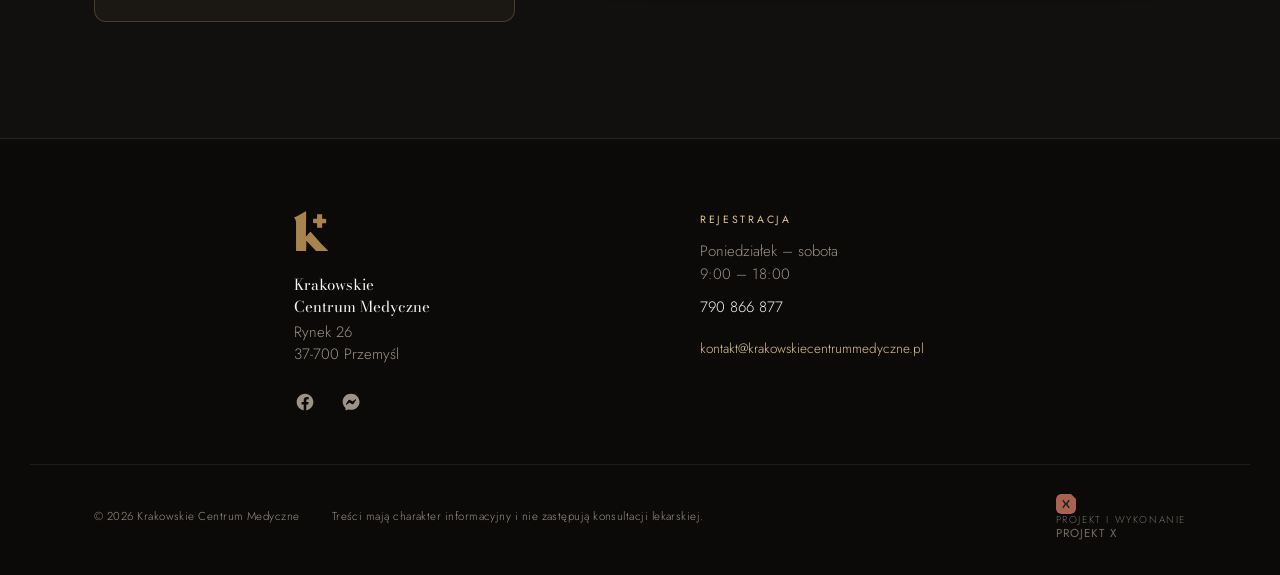
<file: formularz.html>
<!DOCTYPE html>
<html lang="pl">
<head>
<meta charset="utf-8">
<meta name="viewport" content="width=device-width, initial-scale=1">
<title>Formularz kontaktowy | Krakowskie Centrum Medyczne, Przemyśl</title>
<meta name="description" content="Zostaw imię i numer telefonu, a oddzwonimy w godzinach pracy rejestracji. Krakowskie Centrum Medyczne, Rynek 26 w Przemyślu.">
<meta name="theme-color" content="#12100E">
<link rel="canonical" href="https://www.krakowskiecentrummedyczne.pl/formularz.html">
<meta property="og:type" content="website">
<meta property="og:locale" content="pl_PL">
<meta property="og:title" content="Formularz kontaktowy | Krakowskie Centrum Medyczne">
<meta property="og:description" content="Zostaw imię i numer telefonu, a oddzwonimy.">
<meta property="og:url" content="https://www.krakowskiecentrummedyczne.pl/formularz.html">
<meta property="og:image" content="https://www.krakowskiecentrummedyczne.pl/og.jpg">
<link rel="icon" href="favicon.svg" type="image/svg+xml">
<link rel="icon" href="favicon.ico" sizes="any">
<link rel="apple-touch-icon" href="apple-touch-icon.png">
<link rel="preconnect" href="https://fonts.googleapis.com">
<link rel="preconnect" href="https://fonts.gstatic.com" crossorigin>
<link rel="preload" as="style" href="https://fonts.googleapis.com/css2?family=Bodoni+Moda:ital,opsz,wght@0,6..96,400;1,6..96,400&family=Jost:wght@300;400;500&display=swap">
<link href="https://fonts.googleapis.com/css2?family=Bodoni+Moda:ital,opsz,wght@0,6..96,400;1,6..96,400&family=Jost:wght@300;400;500&display=swap" rel="stylesheet">
<link rel="stylesheet" href="styl.css">
<style>
/* ---------- formularz: style tylko dla tej strony ---------- */
.form-uklad{display:grid;grid-template-columns:.82fr 1.18fr;gap:clamp(32px,5vw,72px);align-items:start}
@media(min-width:961px){.form-uklad > :first-child{position:sticky;top:104px}}
@media(max-width:960px){.form-uklad{grid-template-columns:1fr}}

.panel{
  position:relative;background:var(--graphite);border:1px solid rgba(168,132,76,.3);
  border-radius:14px;padding:clamp(26px,3.4vw,44px);
  box-shadow:0 30px 70px rgba(0,0,0,.42);
}
.panel::before{
  content:"";position:absolute;inset:-1px -1px auto -1px;height:2px;border-radius:14px 14px 0 0;
  background:linear-gradient(90deg,rgba(226,196,142,0),var(--brass-hi),rgba(226,196,142,0));
}

.pola{display:grid;gap:20px}
.rzad{display:grid;grid-template-columns:1fr 1fr;gap:20px}
@media(max-width:620px){.rzad{grid-template-columns:1fr}}

.pole{position:relative;display:block}
.pole > span.et{
  display:block;font-size:10.5px;letter-spacing:.24em;text-transform:uppercase;
  color:var(--tekst-2);margin:0 0 9px;
}
.pole > span.et b{color:var(--brass);font-weight:400;margin-left:4px}
.pole input,.pole select,.pole textarea{
  width:100%;font-family:var(--sans);font-size:16.5px;font-weight:300;color:var(--marble);
  background:rgba(18,16,14,.7);border:1px solid rgba(226,196,142,.22);border-radius:8px;
  padding:15px 16px;line-height:1.5;
  transition:border-color .25s ease,background .25s ease,box-shadow .25s ease;
  -webkit-appearance:none;appearance:none;
}
.pole textarea{min-height:132px;resize:vertical}
.pole select{
  background-image:linear-gradient(45deg,transparent 50%,rgba(226,196,142,.7) 50%),linear-gradient(135deg,rgba(226,196,142,.7) 50%,transparent 50%);
  background-position:calc(100% - 20px) calc(50% + 2px),calc(100% - 14px) calc(50% + 2px);
  background-size:6px 6px,6px 6px;background-repeat:no-repeat;padding-right:44px;
}
.pole select option{background:#1E1A17;color:var(--marble)}
.pole input::placeholder,.pole textarea::placeholder{color:#6E675E}
.pole input:hover,.pole select:hover,.pole textarea:hover{border-color:rgba(226,196,142,.4)}
.pole input:focus,.pole select:focus,.pole textarea:focus{
  outline:none;border-color:var(--brass);background:rgba(18,16,14,.95);
  box-shadow:0 0 0 3px rgba(168,132,76,.16);
}
.pole.zle input,.pole.zle select,.pole.zle textarea{border-color:#C4726A;box-shadow:0 0 0 3px rgba(196,114,106,.14)}
.blad{display:none;margin:8px 0 0;font-size:13px;color:#D69189;letter-spacing:.02em}
.pole.zle .blad{display:block}
.podpowiedz{margin:8px 0 0;font-size:13px;color:var(--tekst-2);line-height:1.5}

.zgoda{display:grid;grid-template-columns:auto 1fr;gap:14px;align-items:start;cursor:pointer}
.zgoda input{
  -webkit-appearance:none;appearance:none;flex:none;width:22px;height:22px;margin:2px 0 0;
  border:1px solid rgba(226,196,142,.4);border-radius:5px;background:rgba(18,16,14,.7);
  cursor:pointer;position:relative;transition:background .25s ease,border-color .25s ease;
}
.zgoda input:checked{background:linear-gradient(135deg,var(--brass-hi),var(--brass) 60%,var(--brass-deep));border-color:transparent}
.zgoda input:checked::after{
  content:"";position:absolute;left:7px;top:3px;width:6px;height:11px;
  border:solid #1B1408;border-width:0 2px 2px 0;transform:rotate(42deg);
}
.zgoda span{font-size:14.5px;line-height:1.6;color:var(--tekst)}
.zgoda.zle input{border-color:#C4726A;box-shadow:0 0 0 3px rgba(196,114,106,.14)}
.zgoda.zle .blad{display:block;margin-top:7px}

.wyslij{
  width:100%;justify-content:center;border:0;cursor:pointer;font-family:var(--sans);
  margin-top:4px;padding:18px 30px;
}
.wyslij[disabled]{opacity:.6;cursor:progress}
.klauzula{
  margin:26px 0 0;padding-top:20px;border-top:1px solid rgba(226,196,142,.13);
  font-size:12.5px;line-height:1.65;color:var(--tekst-2);
}

/* stan po wysłaniu */
.sukces{display:none;text-align:center;padding:clamp(20px,4vw,44px) 0}
.sukces.on{display:block;animation:wejscie .6s cubic-bezier(.2,.7,.2,1) both}
.forma.off{display:none}
@keyframes wejscie{from{opacity:0;transform:translateY(14px)}to{opacity:1;transform:none}}
.znaczek{
  width:74px;height:74px;margin:0 auto 24px;border-radius:50%;display:grid;place-items:center;
  background:radial-gradient(circle at 34% 28%,var(--brass-hi),var(--brass) 58%,var(--brass-deep));
}
.znaczek::after{
  content:"";width:15px;height:27px;border:solid #1B1408;border-width:0 2.5px 2.5px 0;
  transform:rotate(42deg) translate(-2px,-3px);
}
.sukces h2{margin-bottom:14px}
.sukces .lead{margin:0 auto}

/* awaria wysyłki */
.awaria{
  display:none;margin:20px 0 0;padding:18px 20px;border-radius:10px;
  border:1px solid rgba(196,114,106,.45);background:rgba(196,114,106,.08);
  font-size:15px;line-height:1.6;color:#E8CFC9;
}
.awaria.on{display:block}
.awaria a{color:var(--brass-hi)}

/* lewa kolumna */
.kroki{list-style:none;padding:0;margin:34px 0 0}
.kroki li{
  display:grid;grid-template-columns:auto 1fr;gap:18px;align-items:baseline;
  padding:18px 0;border-bottom:1px solid rgba(226,196,142,.14);
}
.kroki li:first-child{border-top:1px solid rgba(226,196,142,.14)}
.kroki .rzym{font-family:var(--display);font-size:14px;color:var(--brass-hi);min-width:28px}
.kroki strong{display:block;font-family:var(--sans);font-weight:400;font-size:16.5px;color:var(--marble);margin-bottom:3px}
.kroki small{font-size:14.5px;color:var(--tekst-2);line-height:1.6}
.pilne{
  margin-top:34px;padding:22px 24px;border-radius:12px;
  border:1px solid rgba(226,196,142,.22);background:rgba(226,196,142,.045);
}
.pilne p{margin:0 0 6px;font-size:15px;color:var(--tekst)}
.pilne a{font-family:var(--sans);font-weight:500;font-size:26px;color:var(--brass-hi);text-decoration:none;display:inline-block;padding:6px 0}
.pilne a:hover{color:#F3DCB2}
.hp{position:absolute;left:-9999px;width:1px;height:1px;overflow:hidden}
.burger{min-height:40px}
</style>
</head>
<body>
<a class="skip" href="#tresc">Przejdź do treści</a>
<nav class="nav" id="nav">
  <div class="nav-in">
    <a class="brand" href="index.html"><svg class="mark" viewBox="0 0 134 159" xmlns="http://www.w3.org/2000/svg" role="img" aria-label="Krakowskie Centrum Medyczne"><path fill="currentColor" d="M 0.00,26.00 L 0.00,27.88 L 1.75,28.00 L 5.00,32.38 L 8.00,42.38 L 8.00,156.50 L 9.38,157.88 L 46.50,157.88 L 47.88,156.50 L 48.62,116.88 L 88.00,158.88 L 133.88,158.88 L 133.88,156.00 L 108.00,129.75 L 65.50,82.00 L 60.12,86.12 L 48.50,100.00 L 46.88,99.62 L 47.88,4.25 L 46.75,2.75 L 47.88,0.00 L 13.50,20.00 Z M 111.38,12.88 L 91.12,13.12 L 90.88,30.75 L 75.38,31.00 L 75.00,31.38 L 75.12,47.75 L 90.50,47.88 L 91.00,48.38 L 91.00,65.50 L 91.38,65.88 L 110.50,65.88 L 111.88,64.62 L 110.88,63.50 L 110.88,49.38 L 112.38,47.88 L 126.50,47.88 L 126.88,47.50 L 126.75,31.12 L 112.38,31.00 L 110.88,29.50 L 110.88,14.38 L 111.88,13.62 Z"/></svg><span>Krakowskie<br>Centrum Medyczne</span></a>
    <div class="links">
      <a class="link" href="oferta.html">Zakres opieki</a>
      <a class="link" href="lekarze.html">Lekarze</a>
      <a class="link akt" aria-current="page" href="kontakt.html">Kontakt</a>
    </div>
    <a class="tel" href="tel:+48790866877"><span class="tel-ico" aria-hidden="true"></span>790 866 877</a>
    <button class="burger" id="burger" aria-label="Menu" aria-expanded="false"><span></span><span></span></button>
  </div>
</nav>
<div class="menu" id="menu"><a href="index.html">Strona główna</a><a href="oferta.html">Zakres opieki</a><a href="lekarze.html">Lekarze</a><a href="kontakt.html">Kontakt</a><a href="formularz.html">Formularz kontaktowy</a>
  <a class="menu-tel" href="tel:+48790866877">Zadzwoń: 790 866 877</a>
</div>

<header class="hero" id="tresc">
  <div class="hero-foto" aria-hidden="true"></div>
  <div class="blask" aria-hidden="true"></div>
  <div class="hero-in">
    <div class="hero-tresc">
      <p class="etykieta">Formularz kontaktowy</p>
      <h1>Zostaw numer,<br><em>oddzwonimy</em>.</h1>
      <p class="lead">Nie musisz czekać na połączenie ani trafiać w godziny rejestracji. Wypełnij dwa pola, a odezwiemy się z propozycją terminu.</p>
    </div>
  </div>
</header>

<div class="liczby">
  <div class="wrap"><ul>
    <li>Wymagane pola: <b>imię i telefon</b></li>
    <li>Oddzwaniamy <b>pon.–sob. 9:00–18:00</b></li>
    <li>Wolisz zadzwonić? <b>790 866 877</b></li>
  </ul></div>
</div>

<section class="pad">
  <div class="wrap form-uklad">

    <div class="rv">
      <p class="etykieta">Jak to działa</p>
      <h2>Trzy kroki<br>do terminu</h2>
      <ul class="kroki">
        <li><span class="rzym">I</span><span><strong>Zostawiasz imię i telefon</strong><small>Tylko tyle jest wymagane. Resztę pól wypełnij, jeśli chcesz nam ułatwić zadanie.</small></span></li>
        <li><span class="rzym">II</span><span><strong>Oddzwaniamy</strong><small>W godzinach pracy rejestracji, od poniedziałku do soboty między 9:00 a 18:00. Zgłoszenia z wieczora obsługujemy następnego dnia roboczego.</small></span></li>
        <li><span class="rzym">III</span><span><strong>Ustalamy termin</strong><small>Podczas rozmowy dobieramy specjalistę i godzinę, która Ci pasuje.</small></span></li>
      </ul>

      <div class="pilne">
        <p>Sprawa pilna albo wolisz od razu porozmawiać?</p>
        <a href="tel:+48790866877">790 866 877</a>
        <p style="margin-top:2px;font-size:13.5px;color:var(--tekst-2)">Rejestracja telefoniczna pon.–sob. 9:00–18:00</p>
        <p style="margin-top:14px;padding-top:14px;border-top:1px solid rgba(226,196,142,.14);font-size:14.5px">Możesz też napisać:<br><a class="mail" href="mailto:kontakt@krakowskiecentrummedyczne.pl">kontakt@krakowskiecentrummedyczne.pl</a></p>
      </div>
    </div>

    <div class="rv">
      <div class="panel">

        <form class="forma" id="forma" action="wyslij.php" method="POST" novalidate>
          <div class="pola">

            <div class="rzad">
              <label class="pole" id="p-imie">
                <span class="et">Imię i nazwisko <b>*</b></span>
                <input type="text" name="imie" id="imie" autocomplete="name" placeholder="Anna Kowalska" required>
                <p class="blad">Podaj imię, żebyśmy wiedzieli, do kogo dzwonimy.</p>
              </label>

              <label class="pole" id="p-tel">
                <span class="et">Numer telefonu <b>*</b></span>
                <input type="tel" name="telefon" id="telefon" autocomplete="tel" inputmode="tel" placeholder="600 100 200" required>
                <p class="blad">Podaj numer telefonu, minimum dziewięć cyfr.</p>
              </label>
            </div>

            <div class="rzad">
              <label class="pole" id="p-mail">
                <span class="et">Adres e-mail</span>
                <input type="email" name="email" id="email" autocomplete="email" placeholder="nieobowiązkowo">
                <p class="blad">Ten adres wygląda na niepełny.</p>
              </label>

              <label class="pole">
                <span class="et">Czego dotyczy zgłoszenie</span>
                <select name="temat" id="temat">
                  <option>Umówienie wizyty</option>
                  <option>Ginekologia i położnictwo</option>
                  <option>Kardiologia</option>
                  <option>Dermatologia</option>
                  <option>Urologia</option>
                  <option>USG i diagnostyka</option>
                  <option>Ginekologia estetyczna</option>
                  <option>Inna sprawa</option>
                </select>
              </label>
            </div>

            <label class="pole">
              <span class="et">Wiadomość</span>
              <textarea name="wiadomosc" id="wiadomosc" placeholder="Na przykład: preferowane dni i godziny, wybrany lekarz."></textarea>
              <p class="podpowiedz">Prosimy nie opisywać tutaj objawów ani stanu zdrowia. Te sprawy omówimy telefonicznie lub podczas wizyty.</p>
            </label>

            <label class="zgoda" id="p-zgoda">
              <input type="checkbox" name="zgoda" id="zgoda" required>
              <span>Wyrażam zgodę na kontakt telefoniczny w sprawie mojego zgłoszenia i przyjmuję do wiadomości informacje o przetwarzaniu danych podane poniżej. <b style="color:var(--brass);font-weight:400">*</b>
                <span class="blad">Bez tej zgody nie możemy oddzwonić.</span>
              </span>
            </label>

            <div class="hp" aria-hidden="true">
              <label>Nie wypełniaj tego pola<input type="text" name="_gotcha" tabindex="-1" autocomplete="off"></label>
            </div>

            <button class="btn btn-zloty wyslij" type="submit" id="przycisk">Wyślij zgłoszenie</button>

            <div class="awaria" id="awaria">
              Nie udało się wysłać zgłoszenia. Zadzwoń pod <a href="tel:+48790866877">790 866 877</a> napisz na <a href="mailto:kontakt@krakowskiecentrummedyczne.pl">kontakt@krakowskiecentrummedyczne.pl</a> albo przez <a href="https://m.me/krakowskieCM" rel="noopener">Messengera</a>.
            </div>
          </div>

          <p class="klauzula">
            Administratorem danych jest Krakowskie Centrum Medyczne, Rynek 26, 37-700 Przemyśl.
            Dane podane w formularzu przetwarzamy wyłącznie w celu kontaktu zwrotnego i umówienia wizyty.
            Podanie imienia i numeru telefonu jest dobrowolne, ale niezbędne, żebyśmy mogli oddzwonić.
            Masz prawo dostępu do swoich danych, ich sprostowania, usunięcia oraz wycofania zgody w dowolnym momencie.
            Danych nie przekazujemy podmiotom trzecim w celach marketingowych.
          </p>
        </form>

        <div class="sukces" id="sukces">
          <div class="znaczek" aria-hidden="true"></div>
          <h2>Zgłoszenie przyjęte</h2>
          <p class="lead">Oddzwonimy w godzinach pracy rejestracji, od poniedziałku do soboty między 9:00 a 18:00.</p>
          <div class="przyciski" style="justify-content:center">
            <a class="btn btn-obrys" href="index.html">Wróć na stronę główną</a>
            <a class="btn btn-obrys" href="lekarze.html">Poznaj lekarzy</a>
          </div>
        </div>

      </div>
    </div>

  </div>
</section>


<div class="pasek-akcji" aria-label="Szybki kontakt">
  <a class="pa-tel" href="tel:+48790866877"><span class="pa-ico" aria-hidden="true"></span>Zadzwoń</a>
  <a class="pa-form" href="mailto:kontakt@krakowskiecentrummedyczne.pl">Napisz e-mail</a>
</div>

<footer class="stopka">
  <div class="wrap stopka-in">
    <div class="st-brand">
      <svg class="mark-st" viewBox="0 0 134 159" xmlns="http://www.w3.org/2000/svg" role="img" aria-label="Krakowskie Centrum Medyczne"><path fill="currentColor" d="M 0.00,26.00 L 0.00,27.88 L 1.75,28.00 L 5.00,32.38 L 8.00,42.38 L 8.00,156.50 L 9.38,157.88 L 46.50,157.88 L 47.88,156.50 L 48.62,116.88 L 88.00,158.88 L 133.88,158.88 L 133.88,156.00 L 108.00,129.75 L 65.50,82.00 L 60.12,86.12 L 48.50,100.00 L 46.88,99.62 L 47.88,4.25 L 46.75,2.75 L 47.88,0.00 L 13.50,20.00 Z M 111.38,12.88 L 91.12,13.12 L 90.88,30.75 L 75.38,31.00 L 75.00,31.38 L 75.12,47.75 L 90.50,47.88 L 91.00,48.38 L 91.00,65.50 L 91.38,65.88 L 110.50,65.88 L 111.88,64.62 L 110.88,63.50 L 110.88,49.38 L 112.38,47.88 L 126.50,47.88 L 126.88,47.50 L 126.75,31.12 L 112.38,31.00 L 110.88,29.50 L 110.88,14.38 L 111.88,13.62 Z"/></svg>
      <p class="st-nazwa">Krakowskie<br>Centrum Medyczne</p>
      <p class="st-adres">Rynek 26<br>37-700 Przemyśl</p>
    <div class="ikony">
        <a href="https://www.facebook.com/krakowskieCM" rel="noopener" aria-label="Facebook Krakowskiego Centrum Medycznego" title="Facebook"><svg viewBox="0 0 24 24" aria-hidden="true"><path d="M22 12.06C22 6.5 17.52 2 12 2S2 6.5 2 12.06c0 5 3.66 9.15 8.44 9.94v-7.03H7.9v-2.9h2.54V9.85c0-2.52 1.5-3.91 3.77-3.91 1.09 0 2.24.2 2.24.2v2.46h-1.26c-1.24 0-1.63.78-1.63 1.57v1.89h2.78l-.44 2.9h-2.34V22c4.78-.79 8.44-4.93 8.44-9.94z"/></svg></a>
        <a href="https://m.me/krakowskieCM" rel="noopener" aria-label="Napisz przez Messenger" title="Messenger"><svg viewBox="0 0 24 24" aria-hidden="true"><path d="M12 2C6.36 2 2 6.13 2 11.7c0 2.9 1.19 5.42 3.14 7.16.16.15.26.35.27.57l.05 1.78c.02.57.6.94 1.12.71l1.98-.87c.17-.08.36-.09.54-.04 1 .28 2.06.43 3.15.43 5.64 0 10-4.13 10-9.7C22 6.13 17.64 2 12 2zm6 7.46-2.94 4.66c-.47.74-1.47.93-2.18.4l-2.34-1.75a.6.6 0 0 0-.72 0l-3.16 2.4c-.42.32-.97-.18-.69-.63l2.94-4.66c.47-.74 1.47-.93 2.18-.4l2.34 1.75c.22.16.51.16.72 0l3.16-2.4c.42-.32.97.18.69.63z"/></svg></a>
      </div>
    </div>
    <div>
      <h4>Rejestracja</h4>
      <p>Poniedziałek – sobota<br>9:00 – 18:00</p>
      <p><a class="st-tel" href="tel:+48790866877">790 866 877</a></p>
      <p><a class="st-mail" href="mailto:kontakt@krakowskiecentrummedyczne.pl">kontakt@<wbr>krakowskiecentrummedyczne.pl</a></p>
    </div>
  </div>
  <div class="wrap drobne">
    <span>© <span id="rok">2026</span> Krakowskie Centrum Medyczne</span>
    <span>Treści mają charakter informacyjny i nie zastępują konsultacji lekarskiej.</span>
    <a class="autor" href="https://projektiks.pl" rel="noopener" title="Projekt X — strony internetowe"><svg class="autor-znak" viewBox="0 0 32 32" xmlns="http://www.w3.org/2000/svg" aria-hidden="true"><path fill="#E8836A" d="M8 0h16l8 8v16a8 8 0 0 1-8 8H8a8 8 0 0 1-8-8V8a8 8 0 0 1 8-8z"/><path fill="none" stroke="#12312D" stroke-width="2.3" stroke-linecap="round" stroke-linejoin="round" d="M11.4 10.6 15.4 16l-4 5.4M20.6 10.6 16.6 16l4 5.4"/></svg><span>Projekt i wykonanie<b>Projekt X</b></span></a>
  </div>
</footer>

<script>
document.getElementById('rok').textContent = new Date().getFullYear();
var nav = document.getElementById('nav');
function skrol(){ nav.classList.toggle('stuck', window.scrollY > 30); }
skrol(); addEventListener('scroll', skrol, {passive:true});

var pasek = document.querySelector('.pasek-akcji');
if (pasek) {
  var prog = 420;
  function pokazPasek(){ pasek.classList.toggle('widoczny', window.scrollY > prog); }
  pokazPasek(); addEventListener('scroll', pokazPasek, {passive:true});
}

var b = document.getElementById('burger'), m = document.getElementById('menu');
b.addEventListener('click', function(){
  var o = m.classList.toggle('open');
  b.classList.toggle('x', o); b.setAttribute('aria-expanded', o);
  document.body.style.overflow = o ? 'hidden' : '';
});
m.querySelectorAll('a').forEach(function(a){ a.addEventListener('click', function(){
  m.classList.remove('open'); b.classList.remove('x'); document.body.style.overflow='';
}); });
var io = new IntersectionObserver(function(es){
  es.forEach(function(e){ if(e.isIntersecting){ e.target.classList.add('in'); io.unobserve(e.target); } });
}, {threshold:.1, rootMargin:'0px 0px -6% 0px'});
document.querySelectorAll('.rv').forEach(function(el,i){ el.style.transitionDelay=(i%3)*90+'ms'; io.observe(el); });

/* ---------- walidacja i wysyłka ---------- */
(function(){
  var forma = document.getElementById('forma');
  var przycisk = document.getElementById('przycisk');
  var awaria = document.getElementById('awaria');

  function cyfry(s){ return (s.match(/\d/g) || []).length; }

  var reguly = [
    { pole:'p-imie',  el:'imie',    ok:function(v){ return v.trim().length >= 2; } },
    { pole:'p-tel',   el:'telefon', ok:function(v){ return cyfry(v) >= 9 && /^[0-9+()\s-]+$/.test(v.trim()); } },
    { pole:'p-mail',  el:'email',   ok:function(v){ return v.trim() === '' || /^[^\s@]+@[^\s@]+\.[^\s@]{2,}$/.test(v.trim()); } },
    { pole:'p-zgoda', el:'zgoda',   ok:function(v, el){ return el.checked; } }
  ];

  function sprawdz(r, pokaz){
    var el = document.getElementById(r.el);
    var box = document.getElementById(r.pole);
    var dobrze = r.ok(el.value, el);
    if (pokaz) box.classList.toggle('zle', !dobrze);
    return dobrze;
  }

  reguly.forEach(function(r){
    var el = document.getElementById(r.el);
    var zdarzenie = el.type === 'checkbox' ? 'change' : 'blur';
    el.addEventListener(zdarzenie, function(){ sprawdz(r, true); });
    el.addEventListener('input', function(){
      if (document.getElementById(r.pole).classList.contains('zle')) sprawdz(r, true);
    });
  });

  forma.addEventListener('submit', function(e){
    e.preventDefault();
    awaria.classList.remove('on');

    var pierwszyBlad = null;
    reguly.forEach(function(r){
      if (!sprawdz(r, true) && !pierwszyBlad) pierwszyBlad = document.getElementById(r.pole);
    });
    if (pierwszyBlad){
      pierwszyBlad.scrollIntoView({block:'center', behavior:'smooth'});
      var wejscie = pierwszyBlad.querySelector('input, select, textarea');
      if (wejscie) wejscie.focus({preventScroll:true});
      return;
    }

    przycisk.disabled = true;
    przycisk.textContent = 'Wysyłanie...';

    fetch(forma.action, {
      method: 'POST',
      body: new FormData(forma)
    }).then(function(odp){
      if (!odp.ok && !odp.redirected) throw new Error('blad');
      forma.classList.add('off');
      document.getElementById('sukces').classList.add('on');
      document.getElementById('sukces').scrollIntoView({block:'center', behavior:'smooth'});
    }).catch(function(){
      awaria.classList.add('on');
      przycisk.disabled = false;
      przycisk.textContent = 'Wyślij zgłoszenie';
    });
  });
})();
</script>
</body>
</html>
</file>
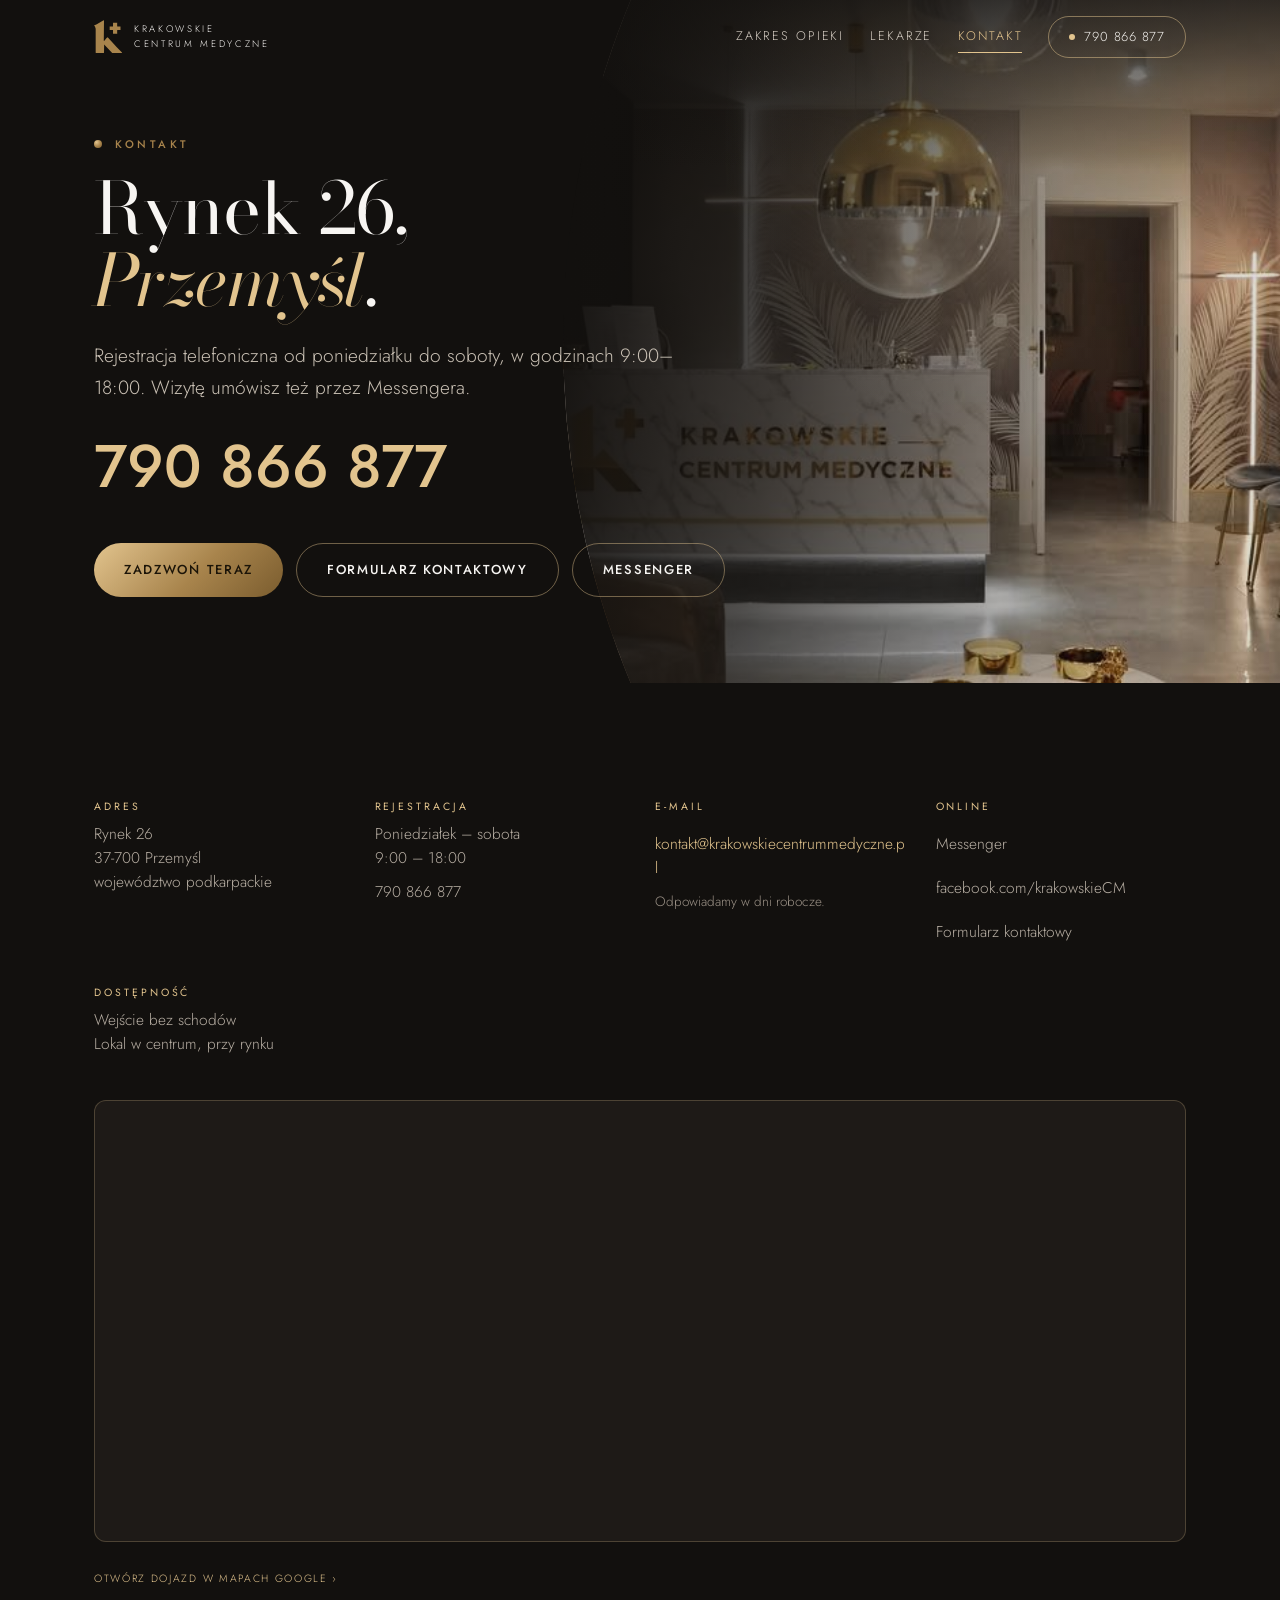
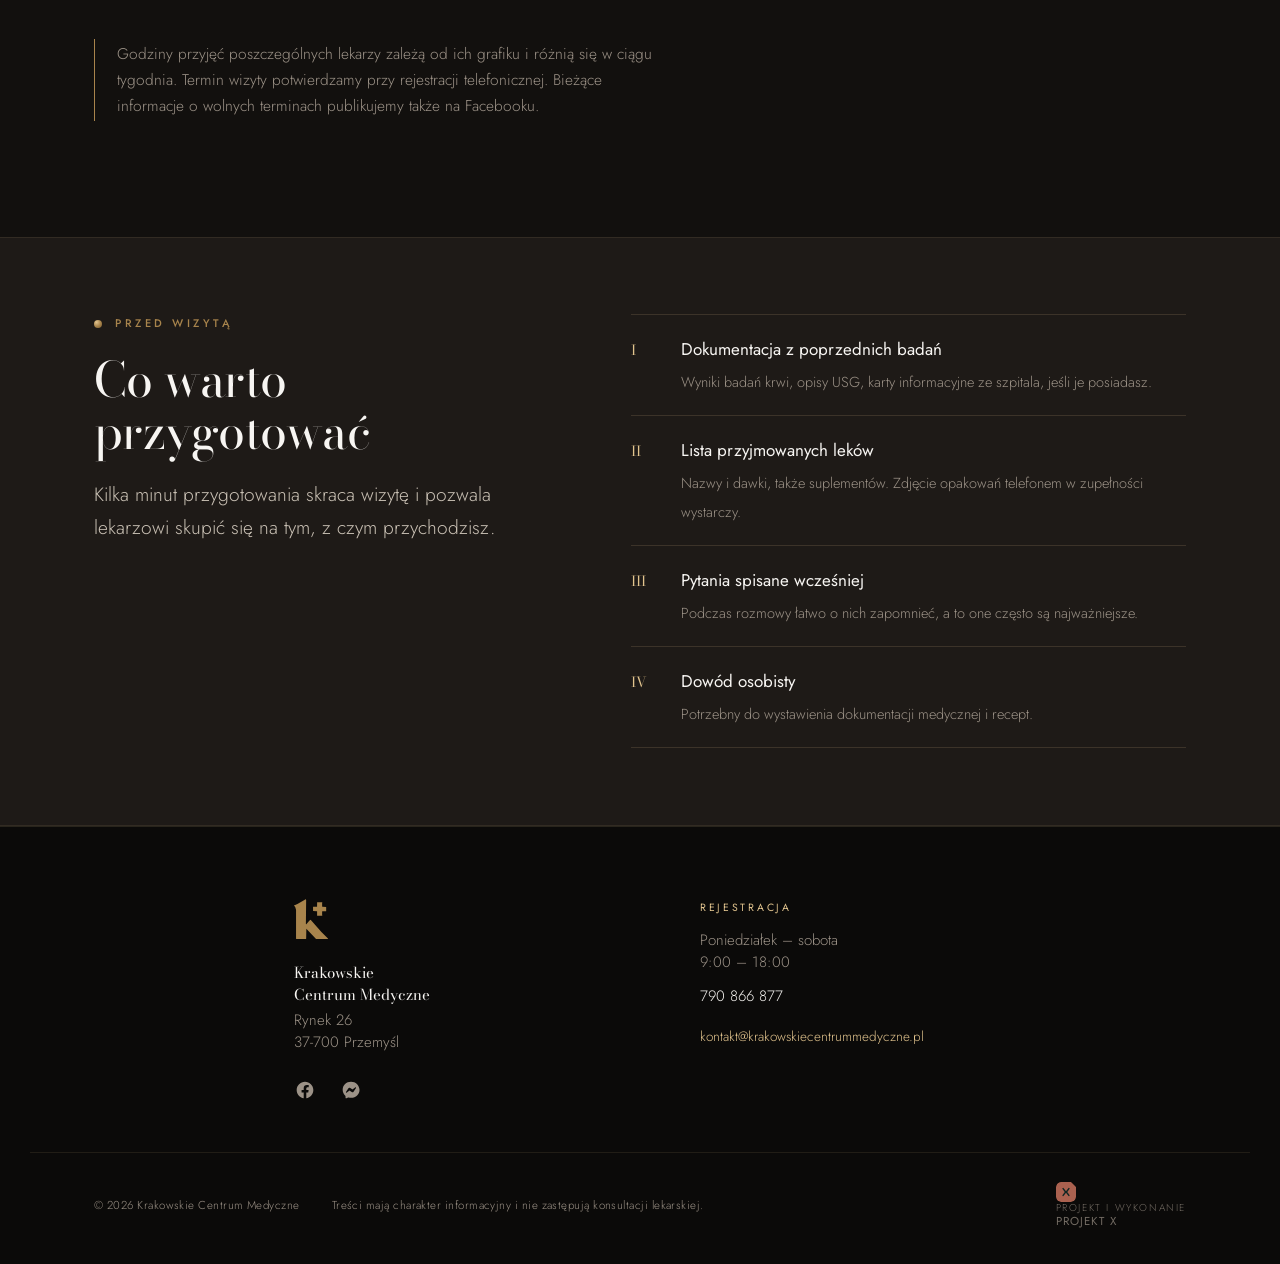
<file: kontakt.html>
<!DOCTYPE html>
<html lang="pl">
<head>
<meta charset="utf-8">
<meta name="viewport" content="width=device-width, initial-scale=1">
<title>Kontakt i dojazd | Krakowskie Centrum Medyczne, Przemyśl</title>
<meta name="description" content="Krakowskie Centrum Medyczne, Rynek 26, 37-700 Przemyśl. Rejestracja telefoniczna od poniedziałku do soboty w godzinach 9:00–18:00, telefon 790 866 877.">
<meta name="theme-color" content="#12100E">
<link rel="canonical" href="https://www.krakowskiecentrummedyczne.pl/kontakt.html">
<meta property="og:type" content="website">
<meta property="og:locale" content="pl_PL">
<meta property="og:title" content="Kontakt i dojazd | Krakowskie Centrum Medyczne, Przemyśl">
<meta property="og:description" content="Krakowskie Centrum Medyczne, Rynek 26, 37-700 Przemyśl. Rejestracja telefoniczna od poniedziałku do soboty w godzinach 9:00–18:00, telefon 790 866 877.">
<meta property="og:url" content="https://www.krakowskiecentrummedyczne.pl/kontakt.html">
<meta property="og:image" content="https://www.krakowskiecentrummedyczne.pl/og.jpg">
<meta name="twitter:card" content="summary_large_image">
<link rel="icon" href="favicon.svg" type="image/svg+xml">
<link rel="icon" href="favicon.ico" sizes="any">
<link rel="apple-touch-icon" href="apple-touch-icon.png">
<link rel="preconnect" href="https://fonts.googleapis.com">
<link rel="preconnect" href="https://fonts.gstatic.com" crossorigin>
<link rel="preload" as="style" href="https://fonts.googleapis.com/css2?family=Bodoni+Moda:ital,opsz,wght@0,6..96,400;1,6..96,400&family=Jost:wght@300;400;500&display=swap">
<link href="https://fonts.googleapis.com/css2?family=Bodoni+Moda:ital,opsz,wght@0,6..96,400;1,6..96,400&family=Jost:wght@300;400;500&display=swap" rel="stylesheet">
<link rel="stylesheet" href="styl.css">
<script type="application/ld+json">
{"@context":"https://schema.org","@type":"MedicalClinic",
"name":"Krakowskie Centrum Medyczne",
"description":"Specjalistyczne gabinety lekarskie w Przemyślu: ginekologia i położnictwo, kardiologia, dermatologia, urologia, diagnostyka USG, ginekologia estetyczna.",
"address":{"@type":"PostalAddress","streetAddress":"Rynek 26","addressLocality":"Przemyśl","postalCode":"37-700","addressRegion":"podkarpackie","addressCountry":"PL"},
"geo":{"@type":"GeoCoordinates","latitude":49.784261,"longitude":22.777185},
"telephone":"+48790866877","email":"kontakt@krakowskiecentrummedyczne.pl","url":"https://www.krakowskiecentrummedyczne.pl/","image":"https://www.krakowskiecentrummedyczne.pl/og.jpg",
"openingHoursSpecification":[{"@type":"OpeningHoursSpecification","dayOfWeek":["Monday","Tuesday","Wednesday","Thursday","Friday","Saturday"],"opens":"09:00","closes":"18:00"}],
"sameAs":["https://www.facebook.com/krakowskieCM"],
"medicalSpecialty":["Obstetric","Gynecologic","Cardiovascular","Dermatology","Urologic"],
"foundingDate":"2022-01-08"}
</script>
</head>
<body>
<a class="skip" href="#tresc">Przejdź do treści</a>
<nav class="nav" id="nav">
  <div class="nav-in">
    <a class="brand" href="index.html"><svg class="mark" viewBox="0 0 134 159" xmlns="http://www.w3.org/2000/svg" role="img" aria-label="Krakowskie Centrum Medyczne"><path fill="currentColor" d="M 0.00,26.00 L 0.00,27.88 L 1.75,28.00 L 5.00,32.38 L 8.00,42.38 L 8.00,156.50 L 9.38,157.88 L 46.50,157.88 L 47.88,156.50 L 48.62,116.88 L 88.00,158.88 L 133.88,158.88 L 133.88,156.00 L 108.00,129.75 L 65.50,82.00 L 60.12,86.12 L 48.50,100.00 L 46.88,99.62 L 47.88,4.25 L 46.75,2.75 L 47.88,0.00 L 13.50,20.00 Z M 111.38,12.88 L 91.12,13.12 L 90.88,30.75 L 75.38,31.00 L 75.00,31.38 L 75.12,47.75 L 90.50,47.88 L 91.00,48.38 L 91.00,65.50 L 91.38,65.88 L 110.50,65.88 L 111.88,64.62 L 110.88,63.50 L 110.88,49.38 L 112.38,47.88 L 126.50,47.88 L 126.88,47.50 L 126.75,31.12 L 112.38,31.00 L 110.88,29.50 L 110.88,14.38 L 111.88,13.62 Z"/></svg><span>Krakowskie<br>Centrum Medyczne</span></a>
    <div class="links">
    <a class="link" href="oferta.html">Zakres opieki</a>
    <a class="link" href="lekarze.html">Lekarze</a>
    <a class="link akt" aria-current="page" href="kontakt.html">Kontakt</a>
    </div>
    <a class="tel" href="tel:+48790866877"><span class="tel-ico" aria-hidden="true"></span>790 866 877</a>
    <button class="burger" id="burger" aria-label="Menu" aria-expanded="false"><span></span><span></span></button>
  </div>
</nav>
<div class="menu" id="menu"><a href="index.html">Strona główna</a><a href="oferta.html">Zakres opieki</a><a href="lekarze.html">Lekarze</a><a href="kontakt.html">Kontakt</a>
  <a class="menu-tel" href="tel:+48790866877">Zadzwoń: 790 866 877</a>
</div>

<header class="hero" id="tresc">
  <div class="hero-foto" aria-hidden="true"></div>
  <div class="blask" aria-hidden="true"></div>
  <div class="hero-in">
    <div class="hero-tresc">
      <p class="etykieta">Kontakt</p>
      <h1>Rynek 26,<br><em>Przemyśl</em>.</h1>
      <p class="lead">Rejestracja telefoniczna od poniedziałku do soboty, w godzinach 9:00–18:00. Wizytę umówisz też przez Messengera.</p>
      <a class="duzy-tel" href="tel:+48790866877">790&nbsp;866&nbsp;877</a>
      <div class="przyciski">
        <a class="btn btn-zloty" href="tel:+48790866877">Zadzwoń teraz</a>
        <a class="btn btn-obrys" href="formularz.html">Formularz kontaktowy</a>
        <a class="btn btn-obrys" href="https://m.me/krakowskieCM" rel="noopener">Messenger</a>
      </div>
    </div>
  </div>
</header>

<section class="pad">
  <div class="wrap">
    <div class="dane rv" style="margin-top:0;border-top:0;padding-top:0">
      <div><h4>Adres</h4><p>Rynek 26<br>37-700 Przemyśl<br>województwo podkarpackie</p></div>
      <div><h4>Rejestracja</h4><p>Poniedziałek – sobota<br>9:00 – 18:00<br><a href="tel:+48790866877">790 866 877</a></p></div>
      <div><h4>E-mail</h4><p><a class="mail" href="mailto:kontakt@krakowskiecentrummedyczne.pl">kontakt@krakowskiecentrummedyczne.pl</a></p><p style="font-size:13.5px;color:var(--tekst-2);margin-top:2px">Odpowiadamy w dni robocze.</p></div>
      <div><h4>Online</h4><p><a href="https://m.me/krakowskieCM" rel="noopener">Messenger</a><br><a href="https://www.facebook.com/krakowskieCM" rel="noopener">facebook.com/krakowskieCM</a><br><a href="formularz.html">Formularz kontaktowy</a></p></div>
      <div><h4>Dostępność</h4><p>Wejście bez schodów<br>Lokal w centrum, przy rynku</p></div>
    </div>

    <div class="mapa rv">
      <iframe src="https://www.openstreetmap.org/export/embed.html?bbox=22.7705%2C49.7810%2C22.7840%2C49.7876&layer=mapnik&marker=49.784261%2C22.777185" title="Mapa: Rynek 26, Przemyśl" loading="lazy" referrerpolicy="no-referrer-when-downgrade"></iframe>
    </div>
    <p class="mala rv" style="margin-top:16px">
      <a href="https://www.google.com/maps/search/?api=1&amp;query=Rynek+26+Przemy%C5%9Bl" rel="noopener" style="text-decoration:none;color:var(--brass-hi);letter-spacing:.16em">Otwórz dojazd w Mapach Google &rsaquo;</a>
    </p>

    <p class="uwaga rv">Godziny przyjęć poszczególnych lekarzy zależą od ich grafiku i różnią się w ciągu tygodnia. Termin wizyty potwierdzamy przy rejestracji telefonicznej. Bieżące informacje o wolnych terminach publikujemy także na Facebooku.</p>
  </div>
</section>

<section class="pad-m tlo">
  <div class="wrap split">
    <div class="rv">
      <p class="etykieta">Przed wizytą</p>
      <h2>Co warto przygotować</h2>
      <p class="lead">Kilka minut przygotowania skraca wizytę i pozwala lekarzowi skupić się na tym, z czym przychodzisz.</p>
    </div>
    <div class="rv">
      <ul class="korzysci" style="margin-top:0">
        <li><span class="rzym">I</span><span><strong>Dokumentacja z poprzednich badań</strong><small>Wyniki badań krwi, opisy USG, karty informacyjne ze szpitala, jeśli je posiadasz.</small></span></li>
        <li><span class="rzym">II</span><span><strong>Lista przyjmowanych leków</strong><small>Nazwy i dawki, także suplementów. Zdjęcie opakowań telefonem w zupełności wystarczy.</small></span></li>
        <li><span class="rzym">III</span><span><strong>Pytania spisane wcześniej</strong><small>Podczas rozmowy łatwo o nich zapomnieć, a to one często są najważniejsze.</small></span></li>
        <li><span class="rzym">IV</span><span><strong>Dowód osobisty</strong><small>Potrzebny do wystawienia dokumentacji medycznej i recept.</small></span></li>
      </ul>
    </div>
  </div>
</section>

<div class="pasek-akcji" aria-label="Szybki kontakt">
  <a class="pa-tel" href="tel:+48790866877"><span class="pa-ico" aria-hidden="true"></span>Zadzwoń</a>
  <a class="pa-form" href="formularz.html">Zostaw numer</a>
</div>

<footer class="stopka">
  <div class="wrap stopka-in">
    <div class="st-brand">
      <svg class="mark-st" viewBox="0 0 134 159" xmlns="http://www.w3.org/2000/svg" role="img" aria-label="Krakowskie Centrum Medyczne"><path fill="currentColor" d="M 0.00,26.00 L 0.00,27.88 L 1.75,28.00 L 5.00,32.38 L 8.00,42.38 L 8.00,156.50 L 9.38,157.88 L 46.50,157.88 L 47.88,156.50 L 48.62,116.88 L 88.00,158.88 L 133.88,158.88 L 133.88,156.00 L 108.00,129.75 L 65.50,82.00 L 60.12,86.12 L 48.50,100.00 L 46.88,99.62 L 47.88,4.25 L 46.75,2.75 L 47.88,0.00 L 13.50,20.00 Z M 111.38,12.88 L 91.12,13.12 L 90.88,30.75 L 75.38,31.00 L 75.00,31.38 L 75.12,47.75 L 90.50,47.88 L 91.00,48.38 L 91.00,65.50 L 91.38,65.88 L 110.50,65.88 L 111.88,64.62 L 110.88,63.50 L 110.88,49.38 L 112.38,47.88 L 126.50,47.88 L 126.88,47.50 L 126.75,31.12 L 112.38,31.00 L 110.88,29.50 L 110.88,14.38 L 111.88,13.62 Z"/></svg>
      <p class="st-nazwa">Krakowskie<br>Centrum Medyczne</p>
      <p class="st-adres">Rynek 26<br>37-700 Przemyśl</p>
    <div class="ikony">
        <a href="https://www.facebook.com/krakowskieCM" rel="noopener" aria-label="Facebook Krakowskiego Centrum Medycznego" title="Facebook"><svg viewBox="0 0 24 24" aria-hidden="true"><path d="M22 12.06C22 6.5 17.52 2 12 2S2 6.5 2 12.06c0 5 3.66 9.15 8.44 9.94v-7.03H7.9v-2.9h2.54V9.85c0-2.52 1.5-3.91 3.77-3.91 1.09 0 2.24.2 2.24.2v2.46h-1.26c-1.24 0-1.63.78-1.63 1.57v1.89h2.78l-.44 2.9h-2.34V22c4.78-.79 8.44-4.93 8.44-9.94z"/></svg></a>
        <a href="https://m.me/krakowskieCM" rel="noopener" aria-label="Napisz przez Messenger" title="Messenger"><svg viewBox="0 0 24 24" aria-hidden="true"><path d="M12 2C6.36 2 2 6.13 2 11.7c0 2.9 1.19 5.42 3.14 7.16.16.15.26.35.27.57l.05 1.78c.02.57.6.94 1.12.71l1.98-.87c.17-.08.36-.09.54-.04 1 .28 2.06.43 3.15.43 5.64 0 10-4.13 10-9.7C22 6.13 17.64 2 12 2zm6 7.46-2.94 4.66c-.47.74-1.47.93-2.18.4l-2.34-1.75a.6.6 0 0 0-.72 0l-3.16 2.4c-.42.32-.97-.18-.69-.63l2.94-4.66c.47-.74 1.47-.93 2.18-.4l2.34 1.75c.22.16.51.16.72 0l3.16-2.4c.42-.32.97.18.69.63z"/></svg></a>
      </div>
    </div>
    <div>
      <h4>Rejestracja</h4>
      <p>Poniedziałek – sobota<br>9:00 – 18:00</p>
      <p><a class="st-tel" href="tel:+48790866877">790 866 877</a></p>
      <p><a class="st-mail" href="mailto:kontakt@krakowskiecentrummedyczne.pl">kontakt@<wbr>krakowskiecentrummedyczne.pl</a></p>
    </div>
  </div>
  <div class="wrap drobne">
    <span>© <span id="rok">2026</span> Krakowskie Centrum Medyczne</span>
    <span>Treści mają charakter informacyjny i nie zastępują konsultacji lekarskiej.</span>
    <a class="autor" href="https://projektiks.pl" rel="noopener" title="Projekt X — strony internetowe"><svg class="autor-znak" viewBox="0 0 32 32" xmlns="http://www.w3.org/2000/svg" aria-hidden="true"><path fill="#E8836A" d="M8 0h16l8 8v16a8 8 0 0 1-8 8H8a8 8 0 0 1-8-8V8a8 8 0 0 1 8-8z"/><path fill="none" stroke="#12312D" stroke-width="2.3" stroke-linecap="round" stroke-linejoin="round" d="M11.4 10.6 15.4 16l-4 5.4M20.6 10.6 16.6 16l4 5.4"/></svg><span>Projekt i wykonanie<b>Projekt X</b></span></a>
  </div>
</footer>

<script>
document.getElementById('rok').textContent = new Date().getFullYear();
var nav = document.getElementById('nav');
function skrol(){ nav.classList.toggle('stuck', window.scrollY > 30); }
skrol(); addEventListener('scroll', skrol, {passive:true});

var pasek = document.querySelector('.pasek-akcji');
if (pasek) {
  var prog = 420;
  function pokazPasek(){ pasek.classList.toggle('widoczny', window.scrollY > prog); }
  pokazPasek(); addEventListener('scroll', pokazPasek, {passive:true});
}

var b = document.getElementById('burger'), m = document.getElementById('menu');
b.addEventListener('click', function(){
  var o = m.classList.toggle('open');
  b.classList.toggle('x', o); b.setAttribute('aria-expanded', o);
  document.body.style.overflow = o ? 'hidden' : '';
});
m.querySelectorAll('a').forEach(function(a){ a.addEventListener('click', function(){
  m.classList.remove('open'); b.classList.remove('x'); document.body.style.overflow='';
}); });
var io = new IntersectionObserver(function(es){
  es.forEach(function(e){ if(e.isIntersecting){ e.target.classList.add('in'); io.unobserve(e.target); } });
}, {threshold:.1, rootMargin:'0px 0px -6% 0px'});
document.querySelectorAll('.rv').forEach(function(el,i){ el.style.transitionDelay=(i%3)*90+'ms'; io.observe(el); });
</script>
</body>
</html>
</file>
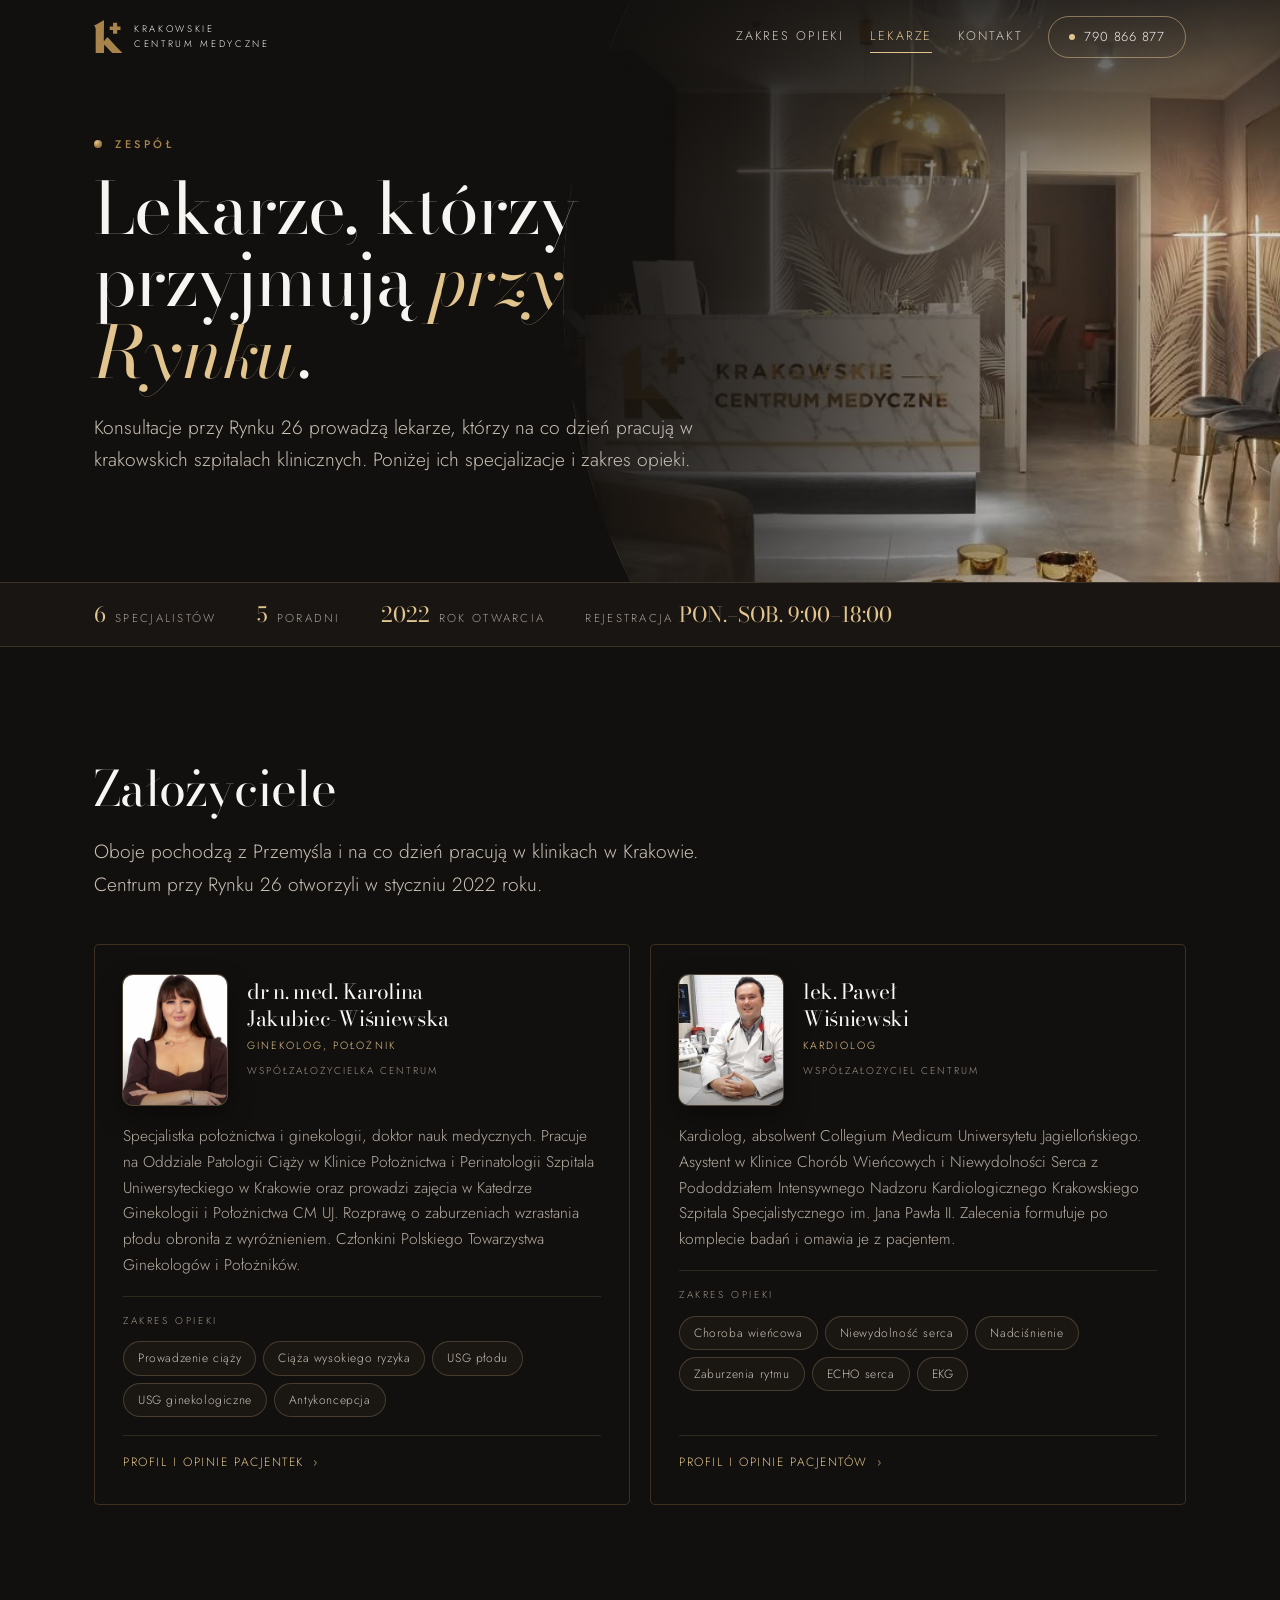
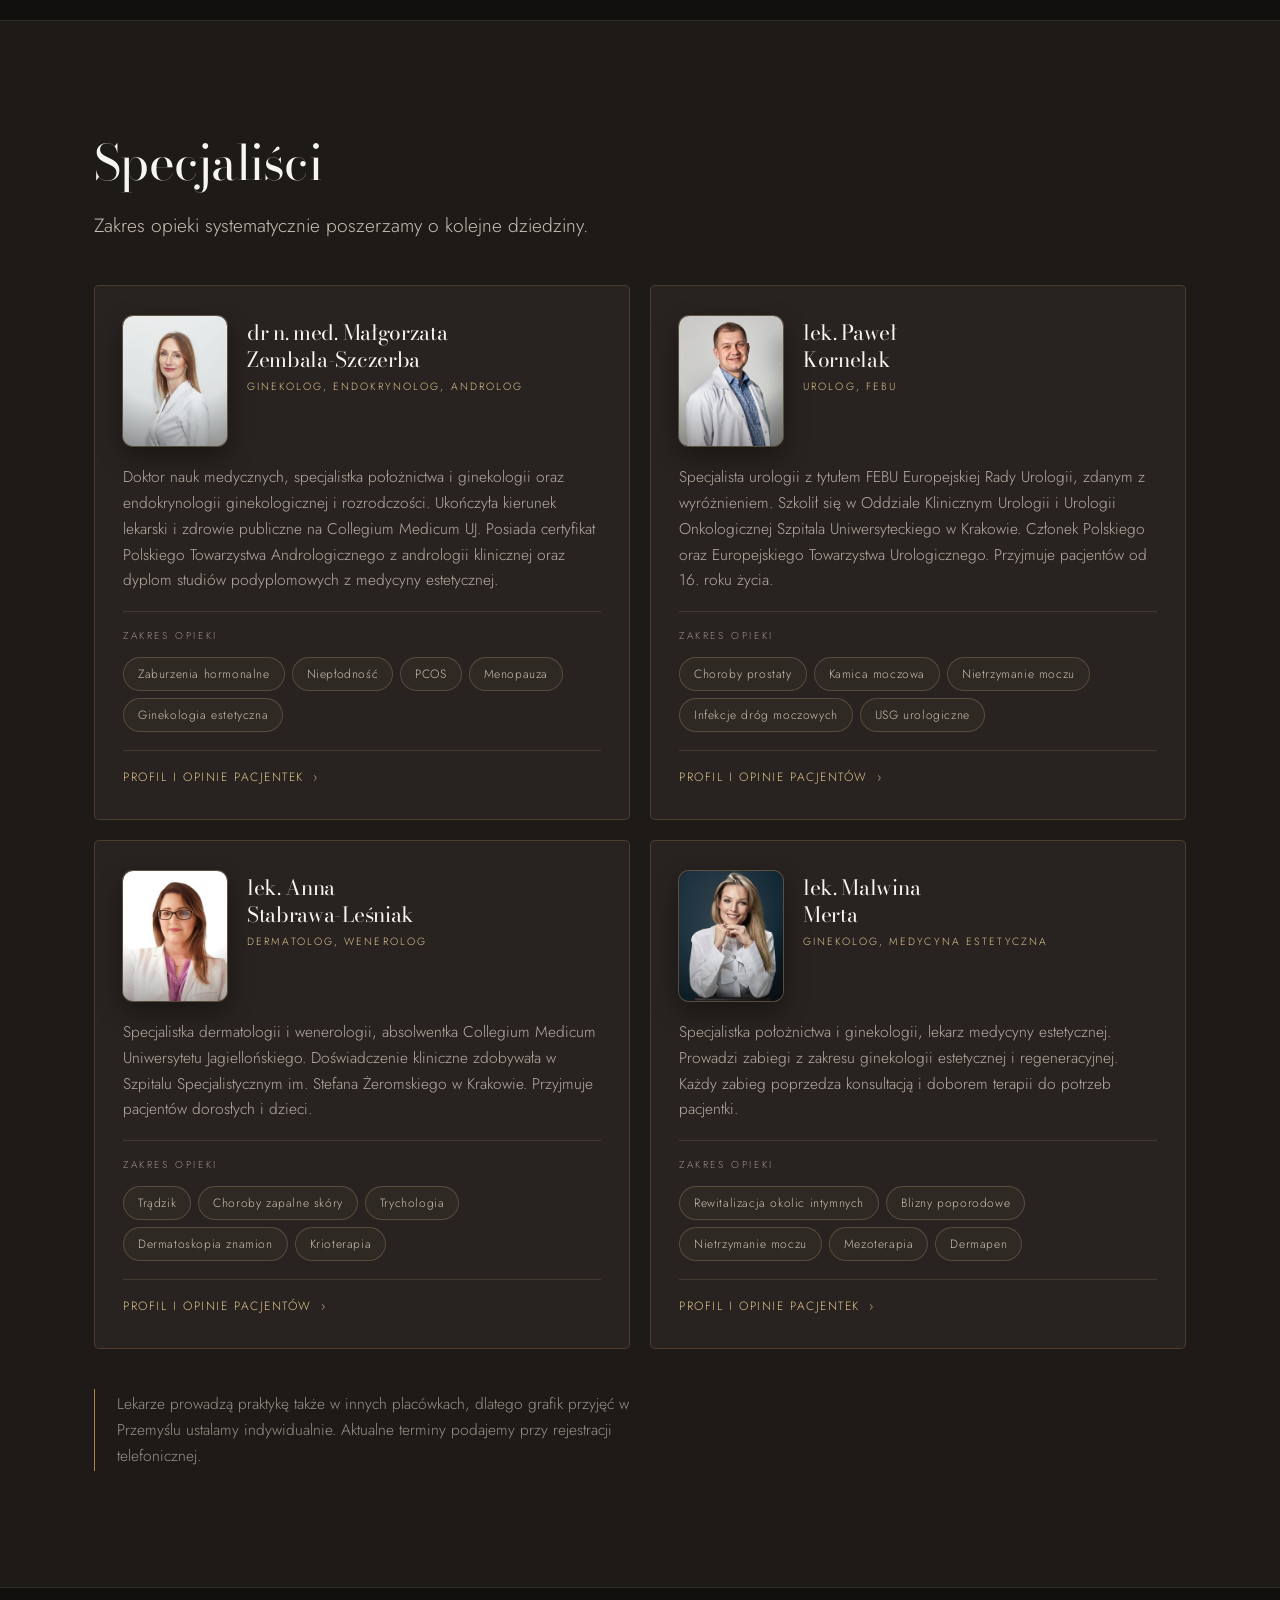
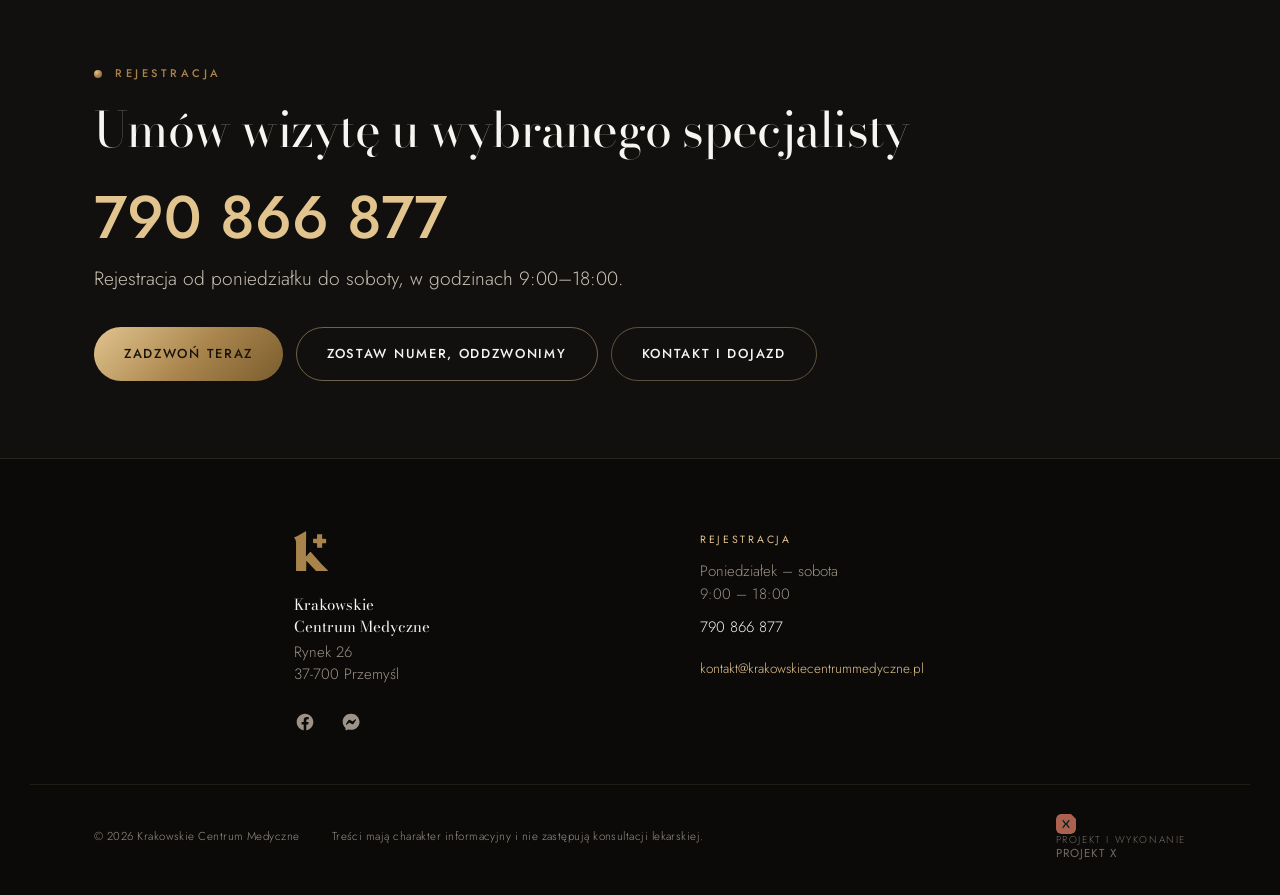
<file: lekarze.html>
<!DOCTYPE html>
<html lang="pl">
<head>
<meta charset="utf-8">
<meta name="viewport" content="width=device-width, initial-scale=1">
<title>Lekarze | Krakowskie Centrum Medyczne, Przemyśl</title>
<meta name="description" content="Lekarze przyjmujący w Krakowskim Centrum Medycznym przy Rynku 26 w Przemyślu: ginekologia i położnictwo, kardiologia, urologia, dermatologia, endokrynologia ginekologiczna, medycyna estetyczna.">
<meta name="theme-color" content="#12100E">
<link rel="canonical" href="https://www.krakowskiecentrummedyczne.pl/lekarze.html">
<meta property="og:type" content="website">
<meta property="og:locale" content="pl_PL">
<meta property="og:title" content="Lekarze | Krakowskie Centrum Medyczne, Przemyśl">
<meta property="og:description" content="Lekarze przyjmujący w Krakowskim Centrum Medycznym przy Rynku 26 w Przemyślu: ginekologia i położnictwo, kardiologia, urologia, dermatologia, endokrynologia ginekologiczna, medycyna estetyczna.">
<meta property="og:url" content="https://www.krakowskiecentrummedyczne.pl/lekarze.html">
<meta property="og:image" content="https://www.krakowskiecentrummedyczne.pl/og.jpg">
<meta name="twitter:card" content="summary_large_image">
<link rel="icon" href="favicon.svg" type="image/svg+xml">
<link rel="icon" href="favicon.ico" sizes="any">
<link rel="apple-touch-icon" href="apple-touch-icon.png">
<link rel="preconnect" href="https://fonts.googleapis.com">
<link rel="preconnect" href="https://fonts.gstatic.com" crossorigin>
<link rel="preload" as="style" href="https://fonts.googleapis.com/css2?family=Bodoni+Moda:ital,opsz,wght@0,6..96,400;1,6..96,400&family=Jost:wght@300;400;500&display=swap">
<link href="https://fonts.googleapis.com/css2?family=Bodoni+Moda:ital,opsz,wght@0,6..96,400;1,6..96,400&family=Jost:wght@300;400;500&display=swap" rel="stylesheet">
<link rel="stylesheet" href="styl.css">
</head>
<body>
<a class="skip" href="#tresc">Przejdź do treści</a>
<nav class="nav" id="nav">
  <div class="nav-in">
    <a class="brand" href="index.html"><svg class="mark" viewBox="0 0 134 159" xmlns="http://www.w3.org/2000/svg" role="img" aria-label="Krakowskie Centrum Medyczne"><path fill="currentColor" d="M 0.00,26.00 L 0.00,27.88 L 1.75,28.00 L 5.00,32.38 L 8.00,42.38 L 8.00,156.50 L 9.38,157.88 L 46.50,157.88 L 47.88,156.50 L 48.62,116.88 L 88.00,158.88 L 133.88,158.88 L 133.88,156.00 L 108.00,129.75 L 65.50,82.00 L 60.12,86.12 L 48.50,100.00 L 46.88,99.62 L 47.88,4.25 L 46.75,2.75 L 47.88,0.00 L 13.50,20.00 Z M 111.38,12.88 L 91.12,13.12 L 90.88,30.75 L 75.38,31.00 L 75.00,31.38 L 75.12,47.75 L 90.50,47.88 L 91.00,48.38 L 91.00,65.50 L 91.38,65.88 L 110.50,65.88 L 111.88,64.62 L 110.88,63.50 L 110.88,49.38 L 112.38,47.88 L 126.50,47.88 L 126.88,47.50 L 126.75,31.12 L 112.38,31.00 L 110.88,29.50 L 110.88,14.38 L 111.88,13.62 Z"/></svg><span>Krakowskie<br>Centrum Medyczne</span></a>
    <div class="links">
    <a class="link" href="oferta.html">Zakres opieki</a>
    <a class="link akt" aria-current="page" href="lekarze.html">Lekarze</a>
    <a class="link" href="kontakt.html">Kontakt</a>
    </div>
    <a class="tel" href="tel:+48790866877"><span class="tel-ico" aria-hidden="true"></span>790 866 877</a>
    <button class="burger" id="burger" aria-label="Menu" aria-expanded="false"><span></span><span></span></button>
  </div>
</nav>
<div class="menu" id="menu"><a href="index.html">Strona główna</a><a href="oferta.html">Zakres opieki</a><a href="lekarze.html">Lekarze</a><a href="kontakt.html">Kontakt</a>
  <a class="menu-tel" href="tel:+48790866877">Zadzwoń: 790 866 877</a>
</div>

<header class="hero" id="tresc">
  <div class="hero-foto" aria-hidden="true"></div>
  <div class="blask" aria-hidden="true"></div>
  <div class="hero-in">
    <div class="hero-tresc">
      <p class="etykieta">Zespół</p>
      <h1>Lekarze, którzy<br>przyjmują <em>przy Rynku</em>.</h1>
      <p class="lead">Konsultacje przy Rynku 26 prowadzą lekarze, którzy na co dzień pracują w krakowskich szpitalach klinicznych. Poniżej ich specjalizacje i zakres opieki.</p>
    </div>
  </div>
</header>

<div class="liczby">
  <div class="wrap"><ul>
    <li><b>6</b>specjalistów</li>
    <li><b>5</b>poradni</li>
    <li><b>2022</b>rok otwarcia</li>
    <li>Rejestracja <b>pon.–sob. 9:00–18:00</b></li>
  </ul></div>
</div>

<section class="pad">
  <div class="wrap">
    <div class="rv" style="max-width:620px">
      <h2>Założyciele</h2>
      <p class="lead">Oboje pochodzą z Przemyśla i na co dzień pracują w klinikach w Krakowie. Centrum przy Rynku 26 otworzyli w styczniu 2022 roku.</p>
    </div>
    <div class="doktorzy" style="margin-top:44px">
      <article class="doc rv">
        <div class="naglowek">
          <figure class="foto">
            <span class="ini">KJW</span>
            <img src="lek-jakubiec-wisniewska-320.jpg" srcset="lek-jakubiec-wisniewska-320.jpg 320w, lek-jakubiec-wisniewska.jpg 800w" sizes="(max-width:1000px) 160px, 220px" width="800" height="800" alt="dr n. med. Karolina Jakubiec-Wiśniewska" loading="lazy" onerror="this.remove()">
          </figure>
          <div class="kto">
            <h3>dr n. med. Karolina<br>Jakubiec-Wiśniewska</h3>
            <p class="rola">Ginekolog, położnik</p>
            <p class="zal">Współzałożycielka centrum</p>
          </div>
        </div>
        <p class="bio">Specjalistka położnictwa i ginekologii, doktor nauk medycznych. Pracuje na Oddziale Patologii Ciąży w Klinice Położnictwa i Perinatologii Szpitala Uniwersyteckiego w Krakowie oraz prowadzi zajęcia w Katedrze Ginekologii i Położnictwa CM UJ. Rozprawę o zaburzeniach wzrastania płodu obroniła z wyróżnieniem. Członkini Polskiego Towarzystwa Ginekologów i Położników.</p>
        <p class="zakres-lbl">Zakres opieki</p>
        <ul class="tagi">
            <li>Prowadzenie ciąży</li>
            <li>Ciąża wysokiego ryzyka</li>
            <li>USG płodu</li>
            <li>USG ginekologiczne</li>
            <li>Antykoncepcja</li>
        </ul>
        <a class="profil" href="https://www.znanylekarz.pl/karolina-jakubiec-wisniewska/" rel="noopener">Profil i opinie pacjentek <i>&rsaquo;</i></a>
      </article>
      <article class="doc rv">
        <div class="naglowek">
          <figure class="foto">
            <span class="ini">PW</span>
            <img src="lek-wisniewski-320.jpg" srcset="lek-wisniewski-320.jpg 320w, lek-wisniewski.jpg 800w" sizes="(max-width:1000px) 160px, 220px" width="800" height="800" alt="lek. Paweł Wiśniewski" loading="lazy" onerror="this.remove()">
          </figure>
          <div class="kto">
            <h3>lek. Paweł<br>Wiśniewski</h3>
            <p class="rola">Kardiolog</p>
            <p class="zal">Współzałożyciel centrum</p>
          </div>
        </div>
        <p class="bio">Kardiolog, absolwent Collegium Medicum Uniwersytetu Jagiellońskiego. Asystent w Klinice Chorób Wieńcowych i Niewydolności Serca z Pododdziałem Intensywnego Nadzoru Kardiologicznego Krakowskiego Szpitala Specjalistycznego im. Jana Pawła II. Zalecenia formułuje po komplecie badań i omawia je z pacjentem.</p>
        <p class="zakres-lbl">Zakres opieki</p>
        <ul class="tagi">
            <li>Choroba wieńcowa</li>
            <li>Niewydolność serca</li>
            <li>Nadciśnienie</li>
            <li>Zaburzenia rytmu</li>
            <li>ECHO serca</li>
            <li>EKG</li>
        </ul>
        <a class="profil" href="https://www.znanylekarz.pl/pawel-wisniewski/" rel="noopener">Profil i opinie pacjentów <i>&rsaquo;</i></a>
      </article>
    </div>
  </div>
</section>

<section class="pad tlo">
  <div class="wrap">
    <div class="rv" style="max-width:620px">
      <h2>Specjaliści</h2>
      <p class="lead">Zakres opieki systematycznie poszerzamy o kolejne dziedziny.</p>
    </div>
    <div class="doktorzy" style="margin-top:44px">
      <article class="doc rv">
        <div class="naglowek">
          <figure class="foto">
            <span class="ini">MZS</span>
            <img src="lek-zembala-szczerba-320.jpg" srcset="lek-zembala-szczerba-320.jpg 320w, lek-zembala-szczerba.jpg 800w" sizes="(max-width:1000px) 160px, 220px" width="800" height="800" alt="dr n. med. Małgorzata Zembala-Szczerba" loading="lazy" onerror="this.remove()">
          </figure>
          <div class="kto">
            <h3>dr n. med. Małgorzata<br>Zembala-Szczerba</h3>
            <p class="rola">Ginekolog, endokrynolog, androlog</p>
          </div>
        </div>
        <p class="bio">Doktor nauk medycznych, specjalistka położnictwa i ginekologii oraz endokrynologii ginekologicznej i rozrodczości. Ukończyła kierunek lekarski i zdrowie publiczne na Collegium Medicum UJ. Posiada certyfikat Polskiego Towarzystwa Andrologicznego z andrologii klinicznej oraz dyplom studiów podyplomowych z medycyny estetycznej.</p>
        <p class="zakres-lbl">Zakres opieki</p>
        <ul class="tagi">
            <li>Zaburzenia hormonalne</li>
            <li>Niepłodność</li>
            <li>PCOS</li>
            <li>Menopauza</li>
            <li>Ginekologia estetyczna</li>
        </ul>
        <a class="profil" href="https://www.znanylekarz.pl/malgorzata-zembala-szczerba" rel="noopener">Profil i opinie pacjentek <i>&rsaquo;</i></a>
      </article>
      <article class="doc rv">
        <div class="naglowek">
          <figure class="foto">
            <span class="ini">PK</span>
            <img src="lek-kornelak-320.jpg" srcset="lek-kornelak-320.jpg 320w, lek-kornelak.jpg 800w" sizes="(max-width:1000px) 160px, 220px" width="800" height="800" alt="lek. Paweł Kornelak" loading="lazy" onerror="this.remove()">
          </figure>
          <div class="kto">
            <h3>lek. Paweł<br>Kornelak</h3>
            <p class="rola">Urolog, FEBU</p>
          </div>
        </div>
        <p class="bio">Specjalista urologii z tytułem FEBU Europejskiej Rady Urologii, zdanym z wyróżnieniem. Szkolił się w Oddziale Klinicznym Urologii i Urologii Onkologicznej Szpitala Uniwersyteckiego w Krakowie. Członek Polskiego oraz Europejskiego Towarzystwa Urologicznego. Przyjmuje pacjentów od 16. roku życia.</p>
        <p class="zakres-lbl">Zakres opieki</p>
        <ul class="tagi">
            <li>Choroby prostaty</li>
            <li>Kamica moczowa</li>
            <li>Nietrzymanie moczu</li>
            <li>Infekcje dróg moczowych</li>
            <li>USG urologiczne</li>
        </ul>
        <a class="profil" href="https://www.znanylekarz.pl/pawel-kornelak/urolog/" rel="noopener">Profil i opinie pacjentów <i>&rsaquo;</i></a>
      </article>
      <article class="doc rv">
        <div class="naglowek">
          <figure class="foto">
            <span class="ini">ASL</span>
            <img src="lek-stabrawa-lesniak-320.jpg" srcset="lek-stabrawa-lesniak-320.jpg 320w, lek-stabrawa-lesniak.jpg 800w" sizes="(max-width:1000px) 160px, 220px" width="800" height="800" alt="lek. Anna Stabrawa-Leśniak" loading="lazy" onerror="this.remove()">
          </figure>
          <div class="kto">
            <h3>lek. Anna<br>Stabrawa-Leśniak</h3>
            <p class="rola">Dermatolog, wenerolog</p>
          </div>
        </div>
        <p class="bio">Specjalistka dermatologii i wenerologii, absolwentka Collegium Medicum Uniwersytetu Jagiellońskiego. Doświadczenie kliniczne zdobywała w Szpitalu Specjalistycznym im. Stefana Żeromskiego w Krakowie. Przyjmuje pacjentów dorosłych i dzieci.</p>
        <p class="zakres-lbl">Zakres opieki</p>
        <ul class="tagi">
            <li>Trądzik</li>
            <li>Choroby zapalne skóry</li>
            <li>Trychologia</li>
            <li>Dermatoskopia znamion</li>
            <li>Krioterapia</li>
        </ul>
        <a class="profil" href="https://www.znanylekarz.pl/anna-stabrawa-lesniak-2" rel="noopener">Profil i opinie pacjentów <i>&rsaquo;</i></a>
      </article>
      <article class="doc rv">
        <div class="naglowek">
          <figure class="foto">
            <span class="ini">MM</span>
            <img src="lek-merta-320.jpg" srcset="lek-merta-320.jpg 320w, lek-merta.jpg 800w" sizes="(max-width:1000px) 160px, 220px" width="800" height="800" alt="lek. Malwina Merta" loading="lazy" onerror="this.remove()">
          </figure>
          <div class="kto">
            <h3>lek. Malwina<br>Merta</h3>
            <p class="rola">Ginekolog, medycyna estetyczna</p>
          </div>
        </div>
        <p class="bio">Specjalistka położnictwa i ginekologii, lekarz medycyny estetycznej. Prowadzi zabiegi z zakresu ginekologii estetycznej i regeneracyjnej. Każdy zabieg poprzedza konsultacją i doborem terapii do potrzeb pacjentki.</p>
        <p class="zakres-lbl">Zakres opieki</p>
        <ul class="tagi">
            <li>Rewitalizacja okolic intymnych</li>
            <li>Blizny poporodowe</li>
            <li>Nietrzymanie moczu</li>
            <li>Mezoterapia</li>
            <li>Dermapen</li>
        </ul>
        <a class="profil" href="https://www.znanylekarz.pl/malwina-merta" rel="noopener">Profil i opinie pacjentek <i>&rsaquo;</i></a>
      </article>
    </div>
    <p class="uwaga rv">Lekarze prowadzą praktykę także w innych placówkach, dlatego grafik przyjęć w Przemyślu ustalamy indywidualnie. Aktualne terminy podajemy przy rejestracji telefonicznej.</p>
  </div>
</section>

<section class="pad-m">
  <div class="wrap rv">
    <p class="etykieta">Rejestracja</p>
    <h2>Umów wizytę u wybranego specjalisty</h2>
    <a class="duzy-tel" href="tel:+48790866877">790&nbsp;866&nbsp;877</a>
    <p class="lead">Rejestracja od poniedziałku do soboty, w godzinach 9:00–18:00.</p>
    <div class="przyciski">
      <a class="btn btn-zloty" href="tel:+48790866877">Zadzwoń teraz</a>
      <a class="btn btn-obrys" href="formularz.html">Zostaw numer, oddzwonimy</a>
      <a class="btn btn-ciemny" href="kontakt.html">Kontakt i dojazd</a>
    </div>
  </div>
</section>

<div class="pasek-akcji" aria-label="Szybki kontakt">
  <a class="pa-tel" href="tel:+48790866877"><span class="pa-ico" aria-hidden="true"></span>Zadzwoń</a>
  <a class="pa-form" href="formularz.html">Zostaw numer</a>
</div>

<footer class="stopka">
  <div class="wrap stopka-in">
    <div class="st-brand">
      <svg class="mark-st" viewBox="0 0 134 159" xmlns="http://www.w3.org/2000/svg" role="img" aria-label="Krakowskie Centrum Medyczne"><path fill="currentColor" d="M 0.00,26.00 L 0.00,27.88 L 1.75,28.00 L 5.00,32.38 L 8.00,42.38 L 8.00,156.50 L 9.38,157.88 L 46.50,157.88 L 47.88,156.50 L 48.62,116.88 L 88.00,158.88 L 133.88,158.88 L 133.88,156.00 L 108.00,129.75 L 65.50,82.00 L 60.12,86.12 L 48.50,100.00 L 46.88,99.62 L 47.88,4.25 L 46.75,2.75 L 47.88,0.00 L 13.50,20.00 Z M 111.38,12.88 L 91.12,13.12 L 90.88,30.75 L 75.38,31.00 L 75.00,31.38 L 75.12,47.75 L 90.50,47.88 L 91.00,48.38 L 91.00,65.50 L 91.38,65.88 L 110.50,65.88 L 111.88,64.62 L 110.88,63.50 L 110.88,49.38 L 112.38,47.88 L 126.50,47.88 L 126.88,47.50 L 126.75,31.12 L 112.38,31.00 L 110.88,29.50 L 110.88,14.38 L 111.88,13.62 Z"/></svg>
      <p class="st-nazwa">Krakowskie<br>Centrum Medyczne</p>
      <p class="st-adres">Rynek 26<br>37-700 Przemyśl</p>
    <div class="ikony">
        <a href="https://www.facebook.com/krakowskieCM" rel="noopener" aria-label="Facebook Krakowskiego Centrum Medycznego" title="Facebook"><svg viewBox="0 0 24 24" aria-hidden="true"><path d="M22 12.06C22 6.5 17.52 2 12 2S2 6.5 2 12.06c0 5 3.66 9.15 8.44 9.94v-7.03H7.9v-2.9h2.54V9.85c0-2.52 1.5-3.91 3.77-3.91 1.09 0 2.24.2 2.24.2v2.46h-1.26c-1.24 0-1.63.78-1.63 1.57v1.89h2.78l-.44 2.9h-2.34V22c4.78-.79 8.44-4.93 8.44-9.94z"/></svg></a>
        <a href="https://m.me/krakowskieCM" rel="noopener" aria-label="Napisz przez Messenger" title="Messenger"><svg viewBox="0 0 24 24" aria-hidden="true"><path d="M12 2C6.36 2 2 6.13 2 11.7c0 2.9 1.19 5.42 3.14 7.16.16.15.26.35.27.57l.05 1.78c.02.57.6.94 1.12.71l1.98-.87c.17-.08.36-.09.54-.04 1 .28 2.06.43 3.15.43 5.64 0 10-4.13 10-9.7C22 6.13 17.64 2 12 2zm6 7.46-2.94 4.66c-.47.74-1.47.93-2.18.4l-2.34-1.75a.6.6 0 0 0-.72 0l-3.16 2.4c-.42.32-.97-.18-.69-.63l2.94-4.66c.47-.74 1.47-.93 2.18-.4l2.34 1.75c.22.16.51.16.72 0l3.16-2.4c.42-.32.97.18.69.63z"/></svg></a>
      </div>
    </div>
    <div>
      <h4>Rejestracja</h4>
      <p>Poniedziałek – sobota<br>9:00 – 18:00</p>
      <p><a class="st-tel" href="tel:+48790866877">790 866 877</a></p>
      <p><a class="st-mail" href="mailto:kontakt@krakowskiecentrummedyczne.pl">kontakt@<wbr>krakowskiecentrummedyczne.pl</a></p>
    </div>
  </div>
  <div class="wrap drobne">
    <span>© <span id="rok">2026</span> Krakowskie Centrum Medyczne</span>
    <span>Treści mają charakter informacyjny i nie zastępują konsultacji lekarskiej.</span>
    <a class="autor" href="https://projektiks.pl" rel="noopener" title="Projekt X — strony internetowe"><svg class="autor-znak" viewBox="0 0 32 32" xmlns="http://www.w3.org/2000/svg" aria-hidden="true"><path fill="#E8836A" d="M8 0h16l8 8v16a8 8 0 0 1-8 8H8a8 8 0 0 1-8-8V8a8 8 0 0 1 8-8z"/><path fill="none" stroke="#12312D" stroke-width="2.3" stroke-linecap="round" stroke-linejoin="round" d="M11.4 10.6 15.4 16l-4 5.4M20.6 10.6 16.6 16l4 5.4"/></svg><span>Projekt i wykonanie<b>Projekt X</b></span></a>
  </div>
</footer>

<script>
document.getElementById('rok').textContent = new Date().getFullYear();
var nav = document.getElementById('nav');
function skrol(){ nav.classList.toggle('stuck', window.scrollY > 30); }
skrol(); addEventListener('scroll', skrol, {passive:true});

var pasek = document.querySelector('.pasek-akcji');
if (pasek) {
  var prog = 420;
  function pokazPasek(){ pasek.classList.toggle('widoczny', window.scrollY > prog); }
  pokazPasek(); addEventListener('scroll', pokazPasek, {passive:true});
}

var b = document.getElementById('burger'), m = document.getElementById('menu');
b.addEventListener('click', function(){
  var o = m.classList.toggle('open');
  b.classList.toggle('x', o); b.setAttribute('aria-expanded', o);
  document.body.style.overflow = o ? 'hidden' : '';
});
m.querySelectorAll('a').forEach(function(a){ a.addEventListener('click', function(){
  m.classList.remove('open'); b.classList.remove('x'); document.body.style.overflow='';
}); });
var io = new IntersectionObserver(function(es){
  es.forEach(function(e){ if(e.isIntersecting){ e.target.classList.add('in'); io.unobserve(e.target); } });
}, {threshold:.1, rootMargin:'0px 0px -6% 0px'});
document.querySelectorAll('.rv').forEach(function(el,i){ el.style.transitionDelay=(i%3)*90+'ms'; io.observe(el); });
</script>
</body>
</html>
</file>
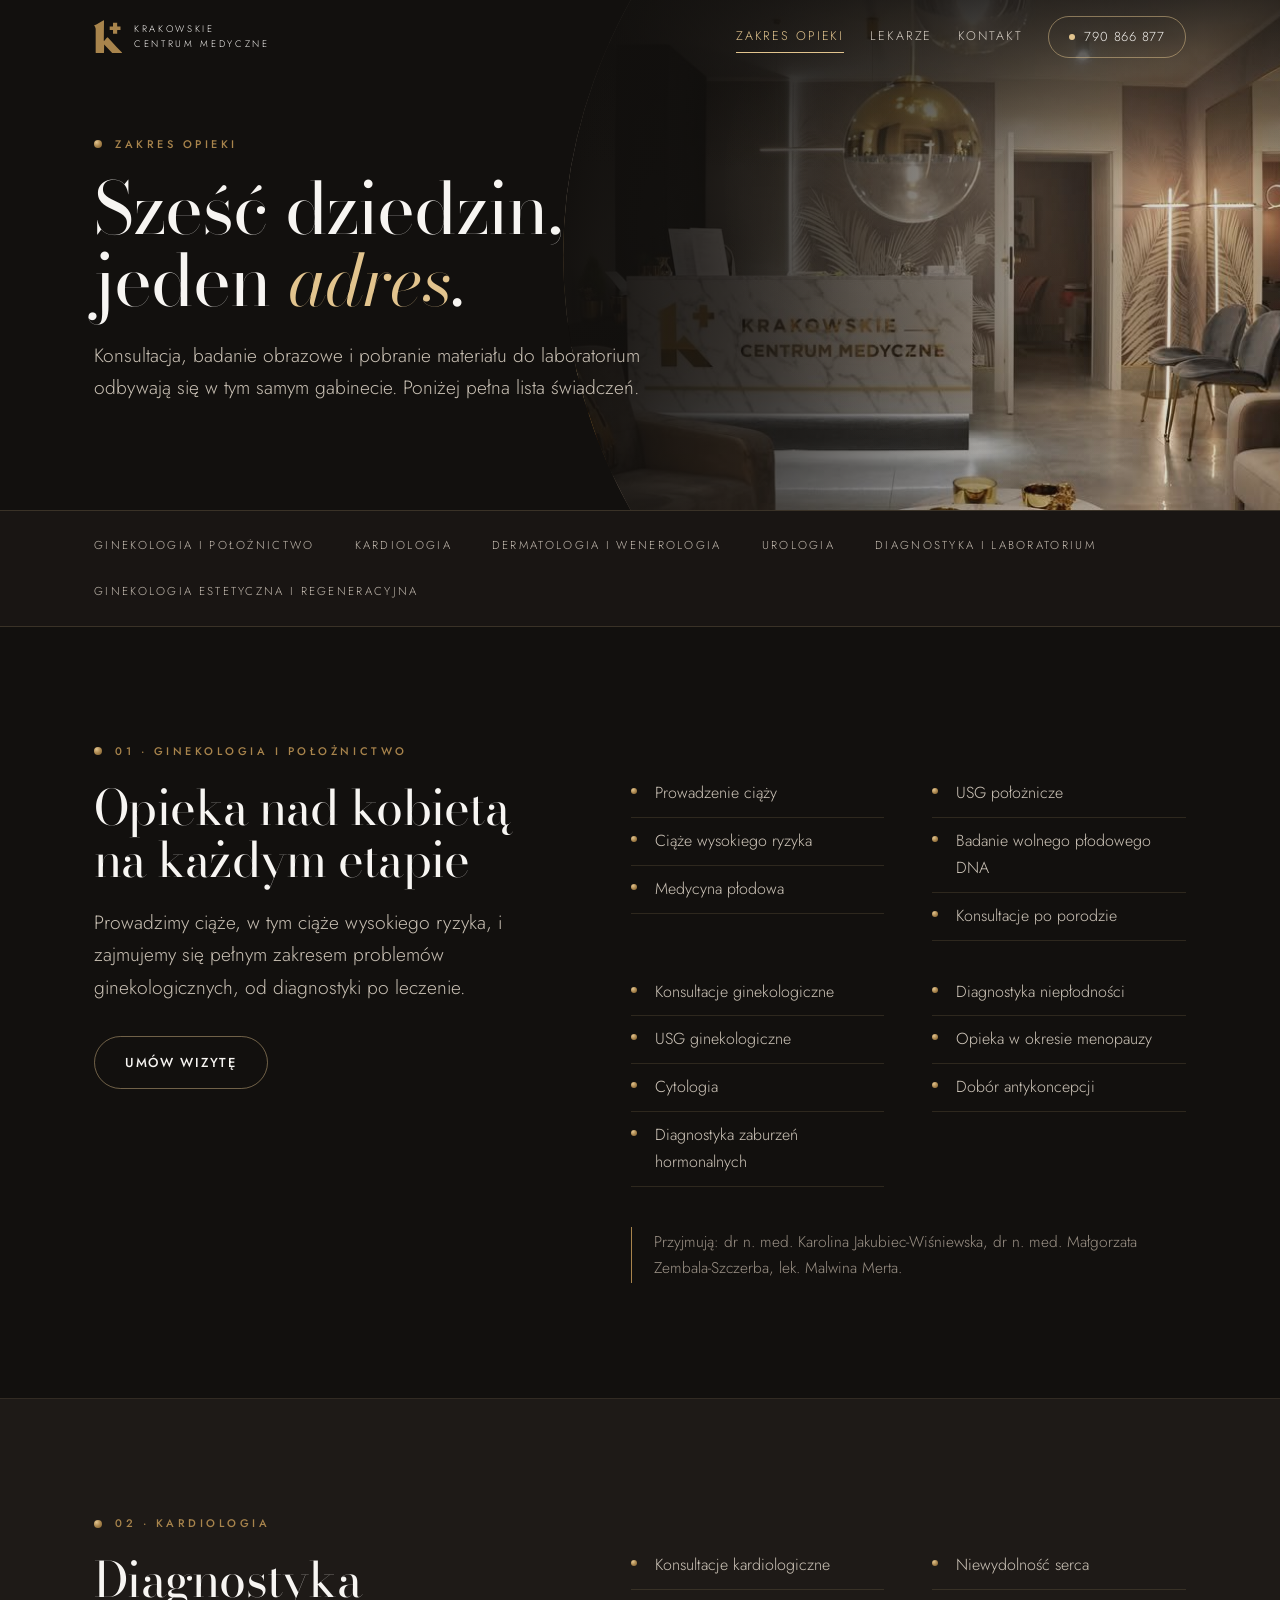
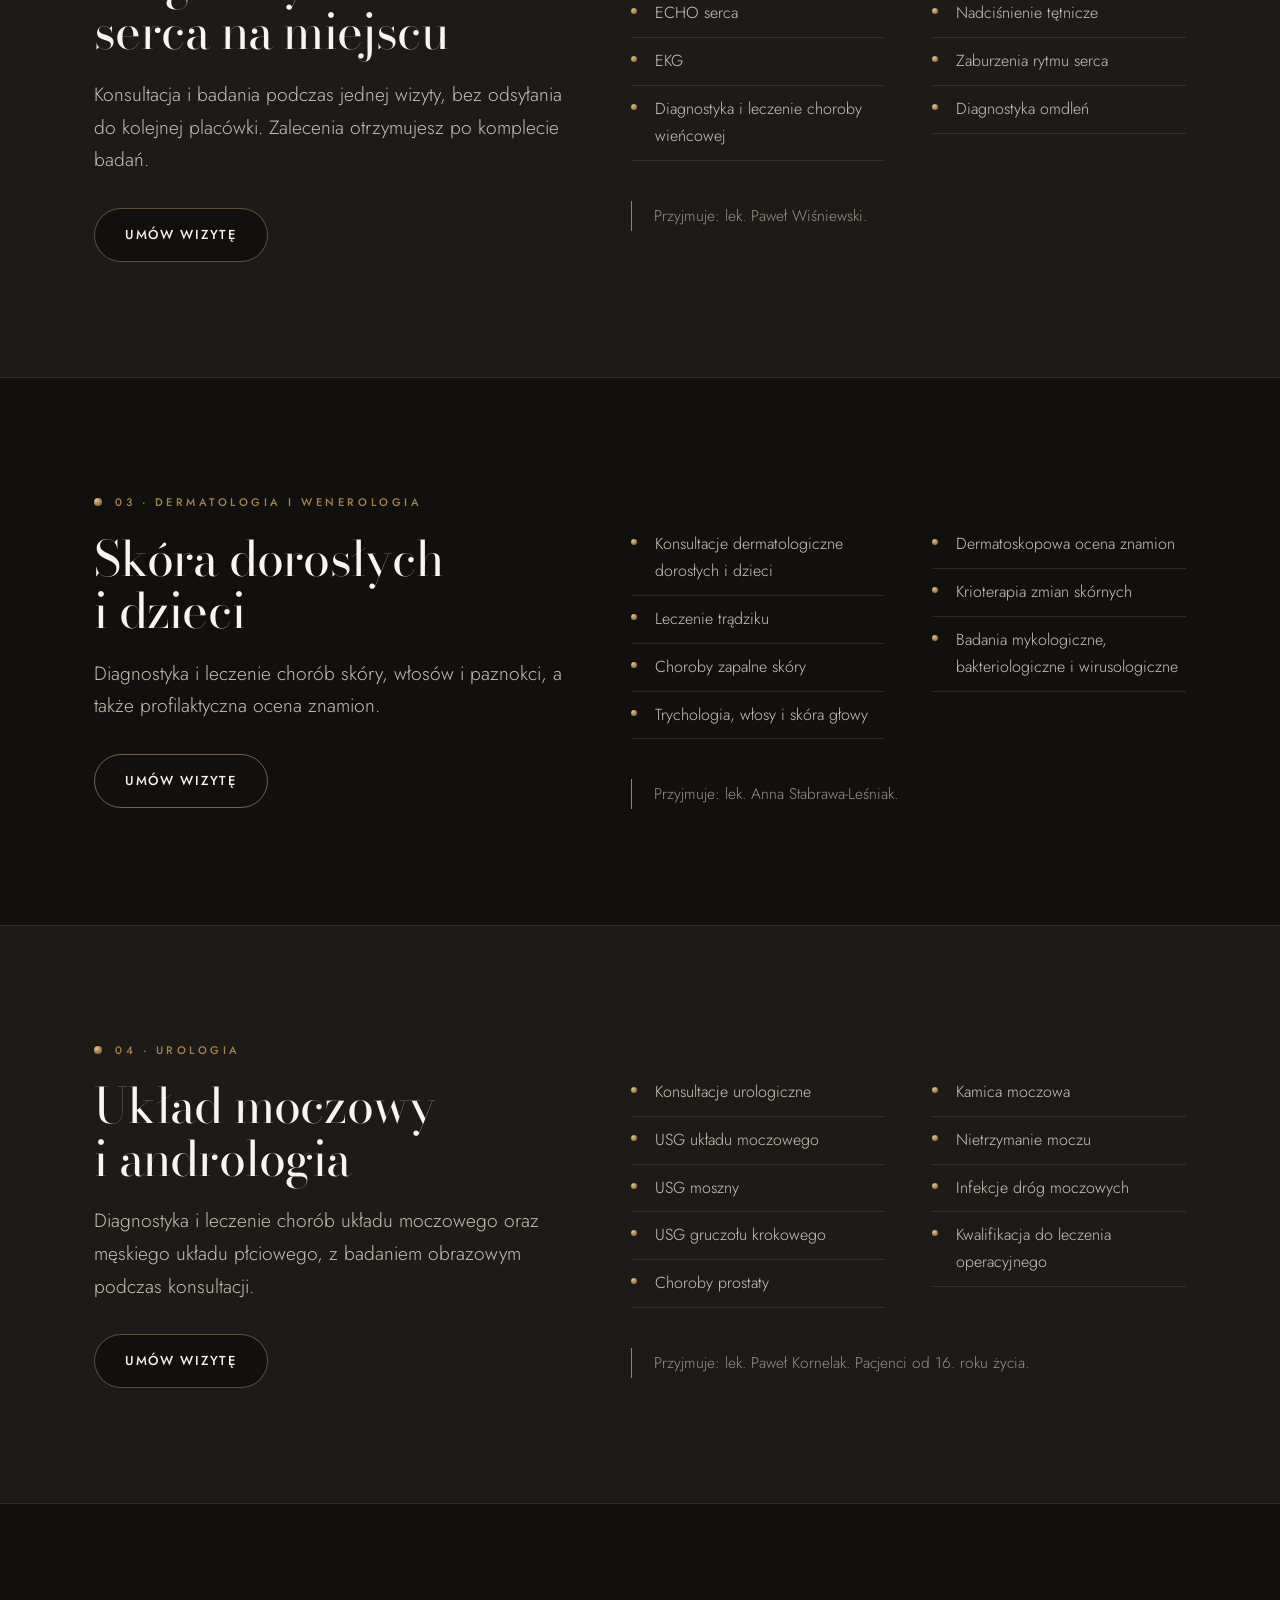
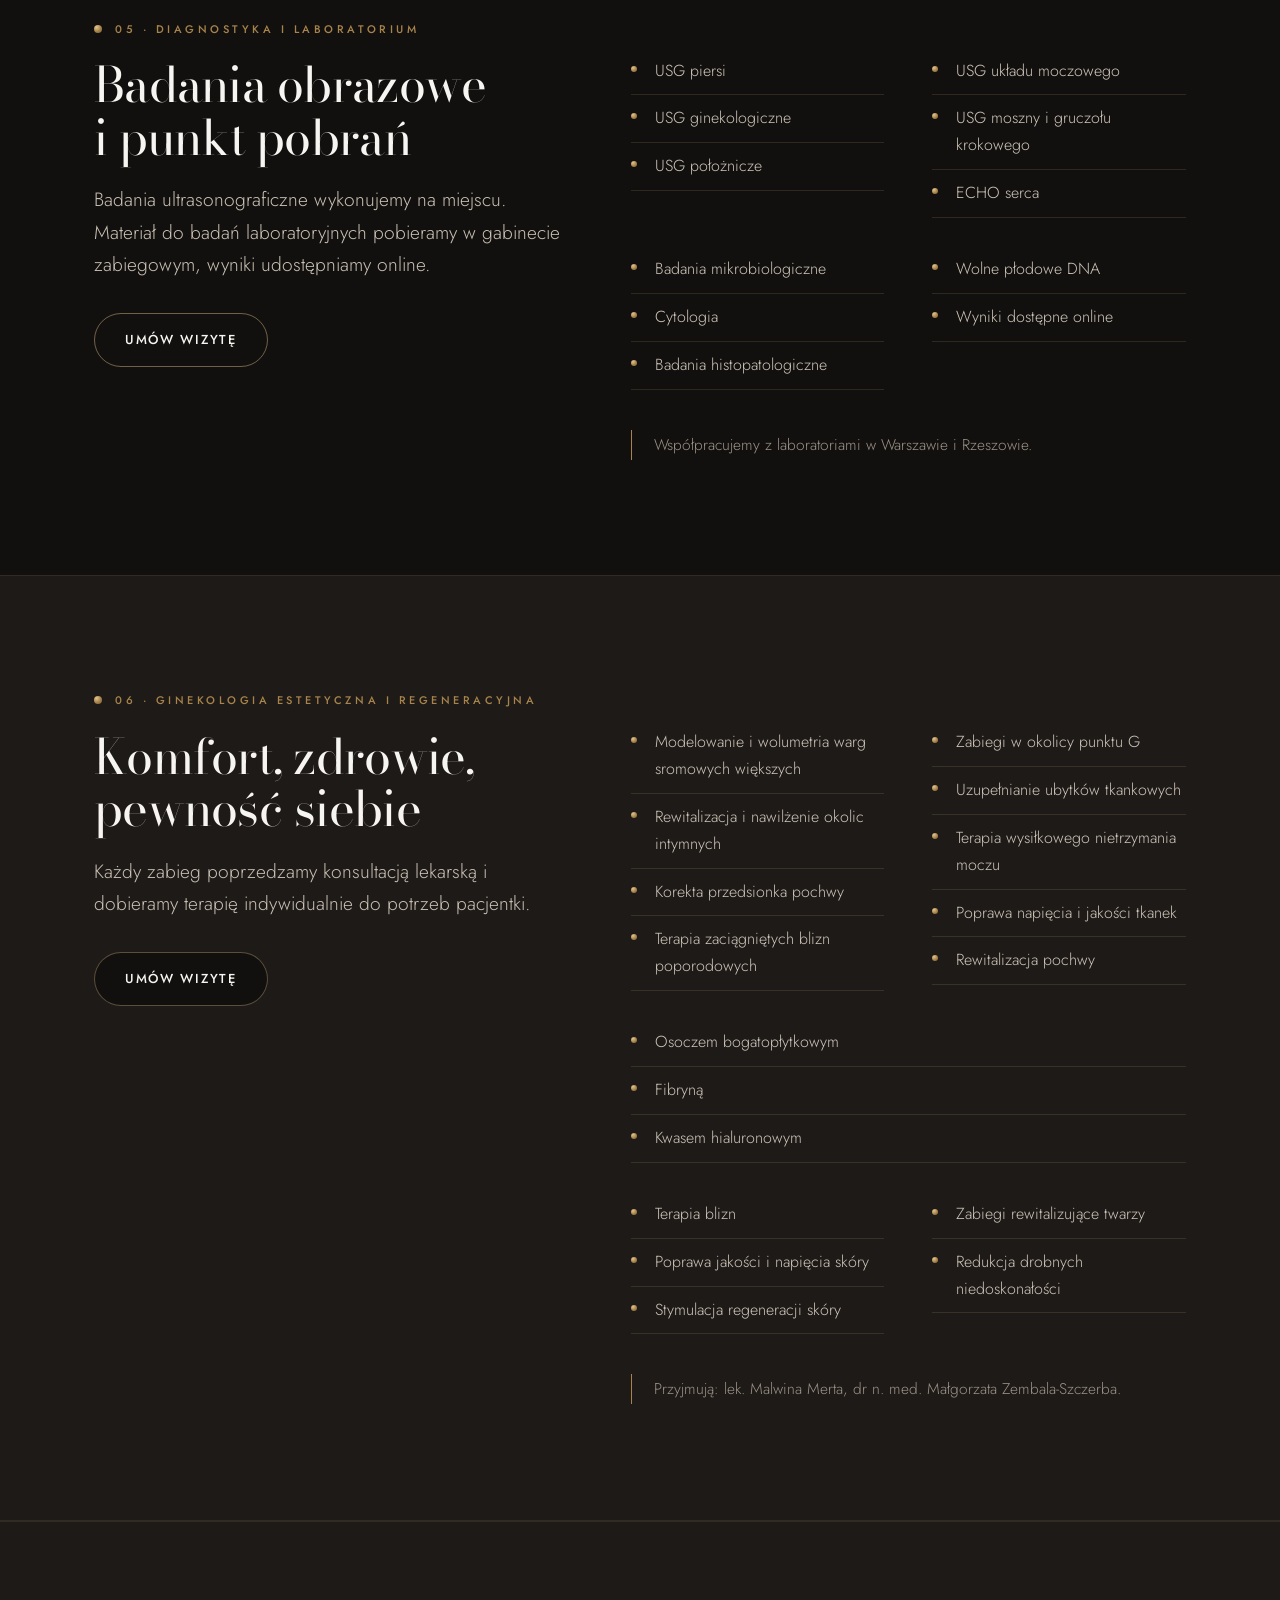
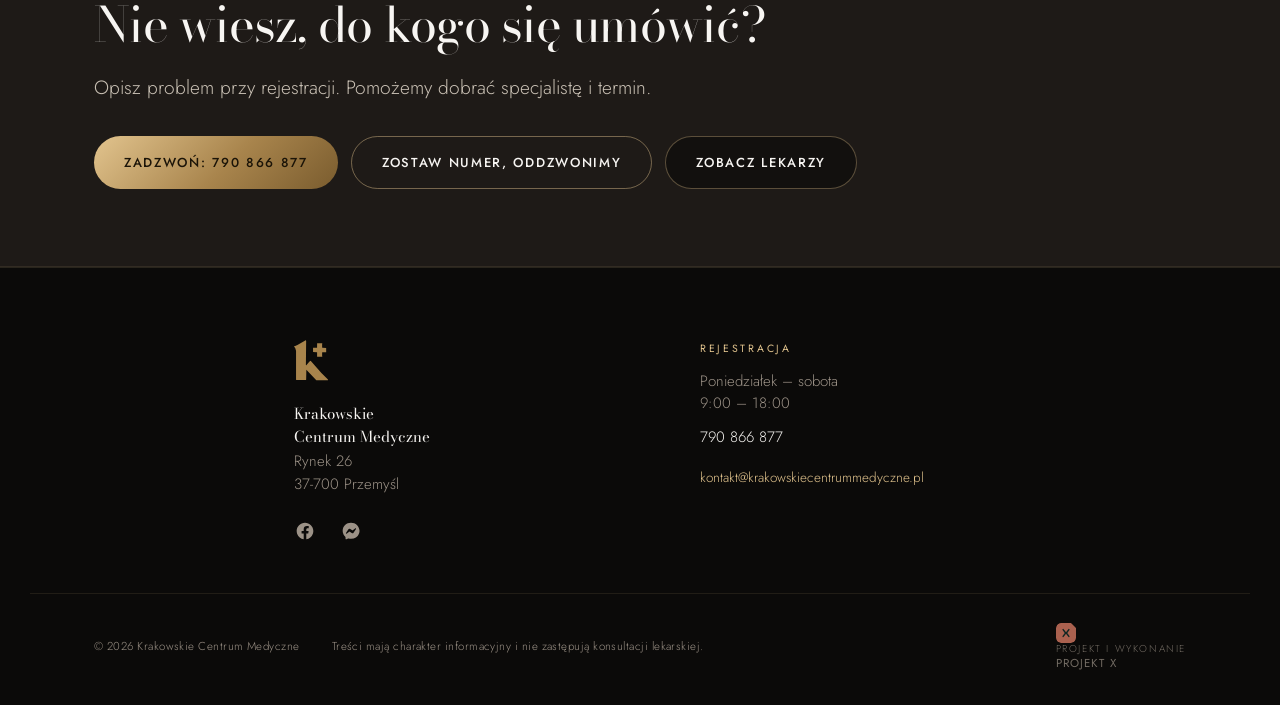
<file: oferta.html>
<!DOCTYPE html>
<html lang="pl">
<head>
<meta charset="utf-8">
<meta name="viewport" content="width=device-width, initial-scale=1">
<title>Zakres opieki | Krakowskie Centrum Medyczne, Przemyśl</title>
<meta name="description" content="Pełny zakres opieki w Krakowskim Centrum Medycznym w Przemyślu: ginekologia i położnictwo, kardiologia, dermatologia, urologia, diagnostyka USG, laboratorium, ginekologia estetyczna.">
<meta name="theme-color" content="#12100E">
<link rel="canonical" href="https://www.krakowskiecentrummedyczne.pl/oferta.html">
<meta property="og:type" content="website">
<meta property="og:locale" content="pl_PL">
<meta property="og:title" content="Zakres opieki | Krakowskie Centrum Medyczne, Przemyśl">
<meta property="og:description" content="Pełny zakres opieki w Krakowskim Centrum Medycznym w Przemyślu: ginekologia i położnictwo, kardiologia, dermatologia, urologia, diagnostyka USG, laboratorium, ginekologia estetyczna.">
<meta property="og:url" content="https://www.krakowskiecentrummedyczne.pl/oferta.html">
<meta property="og:image" content="https://www.krakowskiecentrummedyczne.pl/og.jpg">
<meta name="twitter:card" content="summary_large_image">
<link rel="icon" href="favicon.svg" type="image/svg+xml">
<link rel="icon" href="favicon.ico" sizes="any">
<link rel="apple-touch-icon" href="apple-touch-icon.png">
<link rel="preconnect" href="https://fonts.googleapis.com">
<link rel="preconnect" href="https://fonts.gstatic.com" crossorigin>
<link rel="preload" as="style" href="https://fonts.googleapis.com/css2?family=Bodoni+Moda:ital,opsz,wght@0,6..96,400;1,6..96,400&family=Jost:wght@300;400;500&display=swap">
<link href="https://fonts.googleapis.com/css2?family=Bodoni+Moda:ital,opsz,wght@0,6..96,400;1,6..96,400&family=Jost:wght@300;400;500&display=swap" rel="stylesheet">
<link rel="stylesheet" href="styl.css">
</head>
<body>
<a class="skip" href="#tresc">Przejdź do treści</a>
<nav class="nav" id="nav">
  <div class="nav-in">
    <a class="brand" href="index.html"><svg class="mark" viewBox="0 0 134 159" xmlns="http://www.w3.org/2000/svg" role="img" aria-label="Krakowskie Centrum Medyczne"><path fill="currentColor" d="M 0.00,26.00 L 0.00,27.88 L 1.75,28.00 L 5.00,32.38 L 8.00,42.38 L 8.00,156.50 L 9.38,157.88 L 46.50,157.88 L 47.88,156.50 L 48.62,116.88 L 88.00,158.88 L 133.88,158.88 L 133.88,156.00 L 108.00,129.75 L 65.50,82.00 L 60.12,86.12 L 48.50,100.00 L 46.88,99.62 L 47.88,4.25 L 46.75,2.75 L 47.88,0.00 L 13.50,20.00 Z M 111.38,12.88 L 91.12,13.12 L 90.88,30.75 L 75.38,31.00 L 75.00,31.38 L 75.12,47.75 L 90.50,47.88 L 91.00,48.38 L 91.00,65.50 L 91.38,65.88 L 110.50,65.88 L 111.88,64.62 L 110.88,63.50 L 110.88,49.38 L 112.38,47.88 L 126.50,47.88 L 126.88,47.50 L 126.75,31.12 L 112.38,31.00 L 110.88,29.50 L 110.88,14.38 L 111.88,13.62 Z"/></svg><span>Krakowskie<br>Centrum Medyczne</span></a>
    <div class="links">
    <a class="link akt" aria-current="page" href="oferta.html">Zakres opieki</a>
    <a class="link" href="lekarze.html">Lekarze</a>
    <a class="link" href="kontakt.html">Kontakt</a>
    </div>
    <a class="tel" href="tel:+48790866877"><span class="tel-ico" aria-hidden="true"></span>790 866 877</a>
    <button class="burger" id="burger" aria-label="Menu" aria-expanded="false"><span></span><span></span></button>
  </div>
</nav>
<div class="menu" id="menu"><a href="index.html">Strona główna</a><a href="oferta.html">Zakres opieki</a><a href="lekarze.html">Lekarze</a><a href="kontakt.html">Kontakt</a>
  <a class="menu-tel" href="tel:+48790866877">Zadzwoń: 790 866 877</a>
</div>

<header class="hero" id="tresc">
  <div class="hero-foto" aria-hidden="true"></div>
  <div class="blask" aria-hidden="true"></div>
  <div class="hero-in">
    <div class="hero-tresc">
      <p class="etykieta">Zakres opieki</p>
      <h1>Sześć dziedzin,<br>jeden <em>adres</em>.</h1>
      <p class="lead">Konsultacja, badanie obrazowe i pobranie materiału do laboratorium odbywają się w tym samym gabinecie. Poniżej pełna lista świadczeń.</p>
    </div>
  </div>
</header>

<div class="liczby">
  <div class="wrap"><ul>
    <li><a href="#ginekologia" style="text-decoration:none">Ginekologia i położnictwo</a></li>
    <li><a href="#kardiologia" style="text-decoration:none">Kardiologia</a></li>
    <li><a href="#dermatologia" style="text-decoration:none">Dermatologia i wenerologia</a></li>
    <li><a href="#urologia" style="text-decoration:none">Urologia</a></li>
    <li><a href="#diagnostyka" style="text-decoration:none">Diagnostyka i laboratorium</a></li>
    <li><a href="#estetyczna" style="text-decoration:none">Ginekologia estetyczna i regeneracyjna</a></li>
  </ul></details></div>
</div>

<section class="pad" id="ginekologia">
  <div class="wrap split przyklejony">
    <div class="rv">
      <p class="etykieta">01 · Ginekologia i położnictwo</p>
      <h2>Opieka nad kobietą na każdym etapie</h2>
      <p class="lead">Prowadzimy ciąże, w tym ciąże wysokiego ryzyka, i zajmujemy się pełnym zakresem problemów ginekologicznych, od diagnostyki po leczenie.</p>
      <div class="przyciski"><a class="btn btn-obrys" href="tel:+48790866877">Umów wizytę</a></div>
    </div>
    <div class="rv">
      <details class="zwijka" open><summary>Ciąża i medycyna płodowa</summary><ul class="uslugi">
        <li>Prowadzenie ciąży</li>
        <li>Ciąże wysokiego ryzyka</li>
        <li>Medycyna płodowa</li>
        <li>USG położnicze</li>
        <li>Badanie wolnego płodowego DNA</li>
        <li>Konsultacje po porodzie</li>
      </ul></details>
      <details class="zwijka" open><summary>Ginekologia</summary><ul class="uslugi">
        <li>Konsultacje ginekologiczne</li>
        <li>USG ginekologiczne</li>
        <li>Cytologia</li>
        <li>Diagnostyka zaburzeń hormonalnych</li>
        <li>Diagnostyka niepłodności</li>
        <li>Opieka w okresie menopauzy</li>
        <li>Dobór antykoncepcji</li>
      </ul></details>
      <p class="uwaga">Przyjmują: dr n. med. Karolina Jakubiec-Wiśniewska, dr n. med. Małgorzata Zembala-Szczerba, lek. Malwina Merta.</p>
    </div>
  </div>
</section>
<section class="pad tlo" id="kardiologia">
  <div class="wrap split przyklejony">
    <div class="rv">
      <p class="etykieta">02 · Kardiologia</p>
      <h2>Diagnostyka serca na miejscu</h2>
      <p class="lead">Konsultacja i badania podczas jednej wizyty, bez odsyłania do kolejnej placówki. Zalecenia otrzymujesz po komplecie badań.</p>
      <div class="przyciski"><a class="btn btn-ciemny" href="tel:+48790866877">Umów wizytę</a></div>
    </div>
    <div class="rv">
      <details class="zwijka" open><summary>Zakres świadczeń</summary><ul class="uslugi">
        <li>Konsultacje kardiologiczne</li>
        <li>ECHO serca</li>
        <li>EKG</li>
        <li>Diagnostyka i leczenie choroby wieńcowej</li>
        <li>Niewydolność serca</li>
        <li>Nadciśnienie tętnicze</li>
        <li>Zaburzenia rytmu serca</li>
        <li>Diagnostyka omdleń</li>
      </ul></details>
      <p class="uwaga">Przyjmuje: lek. Paweł Wiśniewski.</p>
    </div>
  </div>
</section>
<section class="pad" id="dermatologia">
  <div class="wrap split przyklejony">
    <div class="rv">
      <p class="etykieta">03 · Dermatologia i wenerologia</p>
      <h2>Skóra dorosłych i dzieci</h2>
      <p class="lead">Diagnostyka i leczenie chorób skóry, włosów i paznokci, a także profilaktyczna ocena znamion.</p>
      <div class="przyciski"><a class="btn btn-obrys" href="tel:+48790866877">Umów wizytę</a></div>
    </div>
    <div class="rv">
      <details class="zwijka" open><summary>Zakres świadczeń</summary><ul class="uslugi">
        <li>Konsultacje dermatologiczne dorosłych i dzieci</li>
        <li>Leczenie trądziku</li>
        <li>Choroby zapalne skóry</li>
        <li>Trychologia, włosy i skóra głowy</li>
        <li>Dermatoskopowa ocena znamion</li>
        <li>Krioterapia zmian skórnych</li>
        <li>Badania mykologiczne, bakteriologiczne i wirusologiczne</li>
      </ul></details>
      <p class="uwaga">Przyjmuje: lek. Anna Stabrawa-Leśniak.</p>
    </div>
  </div>
</section>
<section class="pad tlo" id="urologia">
  <div class="wrap split przyklejony">
    <div class="rv">
      <p class="etykieta">04 · Urologia</p>
      <h2>Układ moczowy i andrologia</h2>
      <p class="lead">Diagnostyka i leczenie chorób układu moczowego oraz męskiego układu płciowego, z badaniem obrazowym podczas konsultacji.</p>
      <div class="przyciski"><a class="btn btn-ciemny" href="tel:+48790866877">Umów wizytę</a></div>
    </div>
    <div class="rv">
      <details class="zwijka" open><summary>Zakres świadczeń</summary><ul class="uslugi">
        <li>Konsultacje urologiczne</li>
        <li>USG układu moczowego</li>
        <li>USG moszny</li>
        <li>USG gruczołu krokowego</li>
        <li>Choroby prostaty</li>
        <li>Kamica moczowa</li>
        <li>Nietrzymanie moczu</li>
        <li>Infekcje dróg moczowych</li>
        <li>Kwalifikacja do leczenia operacyjnego</li>
      </ul></details>
      <p class="uwaga">Przyjmuje: lek. Paweł Kornelak. Pacjenci od 16. roku życia.</p>
    </div>
  </div>
</section>
<section class="pad" id="diagnostyka">
  <div class="wrap split przyklejony">
    <div class="rv">
      <p class="etykieta">05 · Diagnostyka i laboratorium</p>
      <h2>Badania obrazowe i punkt pobrań</h2>
      <p class="lead">Badania ultrasonograficzne wykonujemy na miejscu. Materiał do badań laboratoryjnych pobieramy w gabinecie zabiegowym, wyniki udostępniamy online.</p>
      <div class="przyciski"><a class="btn btn-obrys" href="tel:+48790866877">Umów wizytę</a></div>
    </div>
    <div class="rv">
      <details class="zwijka" open><summary>Ultrasonografia</summary><ul class="uslugi">
        <li>USG piersi</li>
        <li>USG ginekologiczne</li>
        <li>USG położnicze</li>
        <li>USG układu moczowego</li>
        <li>USG moszny i gruczołu krokowego</li>
        <li>ECHO serca</li>
      </ul></details>
      <details class="zwijka" open><summary>Laboratorium</summary><ul class="uslugi">
        <li>Badania mikrobiologiczne</li>
        <li>Cytologia</li>
        <li>Badania histopatologiczne</li>
        <li>Wolne płodowe DNA</li>
        <li>Wyniki dostępne online</li>
      </ul></details>
      <p class="uwaga">Współpracujemy z laboratoriami w Warszawie i Rzeszowie.</p>
    </div>
  </div>
</section>
<section class="pad tlo" id="estetyczna">
  <div class="wrap split przyklejony">
    <div class="rv">
      <p class="etykieta">06 · Ginekologia estetyczna i regeneracyjna</p>
      <h2>Komfort, zdrowie, pewność siebie</h2>
      <p class="lead">Każdy zabieg poprzedzamy konsultacją lekarską i dobieramy terapię indywidualnie do potrzeb pacjentki.</p>
      <div class="przyciski"><a class="btn btn-ciemny" href="tel:+48790866877">Umów wizytę</a></div>
    </div>
    <div class="rv">
      <details class="zwijka" open><summary>Zabiegi</summary><ul class="uslugi">
        <li>Modelowanie i wolumetria warg sromowych większych</li>
        <li>Rewitalizacja i nawilżenie okolic intymnych</li>
        <li>Korekta przedsionka pochwy</li>
        <li>Terapia zaciągniętych blizn poporodowych</li>
        <li>Zabiegi w okolicy punktu G</li>
        <li>Uzupełnianie ubytków tkankowych</li>
        <li>Terapia wysiłkowego nietrzymania moczu</li>
        <li>Poprawa napięcia i jakości tkanek</li>
        <li>Rewitalizacja pochwy</li>
      </ul></details>
      <details class="zwijka" open><summary>Mezoterapia regeneracyjna</summary><ul class="uslugi jedna">
        <li>Osoczem bogatopłytkowym</li>
        <li>Fibryną</li>
        <li>Kwasem hialuronowym</li>
      </ul></details>
      <details class="zwijka" open><summary>Mikronakłuwanie Dermapen</summary><ul class="uslugi">
        <li>Terapia blizn</li>
        <li>Poprawa jakości i napięcia skóry</li>
        <li>Stymulacja regeneracji skóry</li>
        <li>Zabiegi rewitalizujące twarzy</li>
        <li>Redukcja drobnych niedoskonałości</li>
      </ul></details>
      <p class="uwaga">Przyjmują: lek. Malwina Merta, dr n. med. Małgorzata Zembala-Szczerba.</p>
    </div>
  </div>
</section>

<section class="pad-m tlo">
  <div class="wrap rv">
    <h2>Nie wiesz, do kogo się umówić?</h2>
    <p class="lead">Opisz problem przy rejestracji. Pomożemy dobrać specjalistę i termin.</p>
    <div class="przyciski">
      <a class="btn btn-zloty" href="tel:+48790866877">Zadzwoń: 790 866 877</a>
      <a class="btn btn-obrys" href="formularz.html">Zostaw numer, oddzwonimy</a>
      <a class="btn btn-ciemny" href="lekarze.html">Zobacz lekarzy</a>
    </div>
  </div>
</section>

<div class="pasek-akcji" aria-label="Szybki kontakt">
  <a class="pa-tel" href="tel:+48790866877"><span class="pa-ico" aria-hidden="true"></span>Zadzwoń</a>
  <a class="pa-form" href="formularz.html">Zostaw numer</a>
</div>

<footer class="stopka">
  <div class="wrap stopka-in">
    <div class="st-brand">
      <svg class="mark-st" viewBox="0 0 134 159" xmlns="http://www.w3.org/2000/svg" role="img" aria-label="Krakowskie Centrum Medyczne"><path fill="currentColor" d="M 0.00,26.00 L 0.00,27.88 L 1.75,28.00 L 5.00,32.38 L 8.00,42.38 L 8.00,156.50 L 9.38,157.88 L 46.50,157.88 L 47.88,156.50 L 48.62,116.88 L 88.00,158.88 L 133.88,158.88 L 133.88,156.00 L 108.00,129.75 L 65.50,82.00 L 60.12,86.12 L 48.50,100.00 L 46.88,99.62 L 47.88,4.25 L 46.75,2.75 L 47.88,0.00 L 13.50,20.00 Z M 111.38,12.88 L 91.12,13.12 L 90.88,30.75 L 75.38,31.00 L 75.00,31.38 L 75.12,47.75 L 90.50,47.88 L 91.00,48.38 L 91.00,65.50 L 91.38,65.88 L 110.50,65.88 L 111.88,64.62 L 110.88,63.50 L 110.88,49.38 L 112.38,47.88 L 126.50,47.88 L 126.88,47.50 L 126.75,31.12 L 112.38,31.00 L 110.88,29.50 L 110.88,14.38 L 111.88,13.62 Z"/></svg>
      <p class="st-nazwa">Krakowskie<br>Centrum Medyczne</p>
      <p class="st-adres">Rynek 26<br>37-700 Przemyśl</p>
    <div class="ikony">
        <a href="https://www.facebook.com/krakowskieCM" rel="noopener" aria-label="Facebook Krakowskiego Centrum Medycznego" title="Facebook"><svg viewBox="0 0 24 24" aria-hidden="true"><path d="M22 12.06C22 6.5 17.52 2 12 2S2 6.5 2 12.06c0 5 3.66 9.15 8.44 9.94v-7.03H7.9v-2.9h2.54V9.85c0-2.52 1.5-3.91 3.77-3.91 1.09 0 2.24.2 2.24.2v2.46h-1.26c-1.24 0-1.63.78-1.63 1.57v1.89h2.78l-.44 2.9h-2.34V22c4.78-.79 8.44-4.93 8.44-9.94z"/></svg></a>
        <a href="https://m.me/krakowskieCM" rel="noopener" aria-label="Napisz przez Messenger" title="Messenger"><svg viewBox="0 0 24 24" aria-hidden="true"><path d="M12 2C6.36 2 2 6.13 2 11.7c0 2.9 1.19 5.42 3.14 7.16.16.15.26.35.27.57l.05 1.78c.02.57.6.94 1.12.71l1.98-.87c.17-.08.36-.09.54-.04 1 .28 2.06.43 3.15.43 5.64 0 10-4.13 10-9.7C22 6.13 17.64 2 12 2zm6 7.46-2.94 4.66c-.47.74-1.47.93-2.18.4l-2.34-1.75a.6.6 0 0 0-.72 0l-3.16 2.4c-.42.32-.97-.18-.69-.63l2.94-4.66c.47-.74 1.47-.93 2.18-.4l2.34 1.75c.22.16.51.16.72 0l3.16-2.4c.42-.32.97.18.69.63z"/></svg></a>
      </div>
    </div>
    <div>
      <h4>Rejestracja</h4>
      <p>Poniedziałek – sobota<br>9:00 – 18:00</p>
      <p><a class="st-tel" href="tel:+48790866877">790 866 877</a></p>
      <p><a class="st-mail" href="mailto:kontakt@krakowskiecentrummedyczne.pl">kontakt@<wbr>krakowskiecentrummedyczne.pl</a></p>
    </div>
  </div>
  <div class="wrap drobne">
    <span>© <span id="rok">2026</span> Krakowskie Centrum Medyczne</span>
    <span>Treści mają charakter informacyjny i nie zastępują konsultacji lekarskiej.</span>
    <a class="autor" href="https://projektiks.pl" rel="noopener" title="Projekt X — strony internetowe"><svg class="autor-znak" viewBox="0 0 32 32" xmlns="http://www.w3.org/2000/svg" aria-hidden="true"><path fill="#E8836A" d="M8 0h16l8 8v16a8 8 0 0 1-8 8H8a8 8 0 0 1-8-8V8a8 8 0 0 1 8-8z"/><path fill="none" stroke="#12312D" stroke-width="2.3" stroke-linecap="round" stroke-linejoin="round" d="M11.4 10.6 15.4 16l-4 5.4M20.6 10.6 16.6 16l4 5.4"/></svg><span>Projekt i wykonanie<b>Projekt X</b></span></a>
  </div>
</footer>

<script>
document.getElementById('rok').textContent = new Date().getFullYear();
var nav = document.getElementById('nav');
function skrol(){ nav.classList.toggle('stuck', window.scrollY > 30); }
skrol(); addEventListener('scroll', skrol, {passive:true});

var pasek = document.querySelector('.pasek-akcji');
if (pasek) {
  var prog = 420;
  function pokazPasek(){ pasek.classList.toggle('widoczny', window.scrollY > prog); }
  pokazPasek(); addEventListener('scroll', pokazPasek, {passive:true});
}

var b = document.getElementById('burger'), m = document.getElementById('menu');
b.addEventListener('click', function(){
  var o = m.classList.toggle('open');
  b.classList.toggle('x', o); b.setAttribute('aria-expanded', o);
  document.body.style.overflow = o ? 'hidden' : '';
});
m.querySelectorAll('a').forEach(function(a){ a.addEventListener('click', function(){
  m.classList.remove('open'); b.classList.remove('x'); document.body.style.overflow='';
}); });
var io = new IntersectionObserver(function(es){
  es.forEach(function(e){ if(e.isIntersecting){ e.target.classList.add('in'); io.unobserve(e.target); } });
}, {threshold:.1, rootMargin:'0px 0px -6% 0px'});
document.querySelectorAll('.rv').forEach(function(el,i){ el.style.transitionDelay=(i%3)*90+'ms'; io.observe(el); });

/* na wąskich ekranach listy startują zwinięte, na szerokich zostają otwarte */
(function(){
  function ustaw(){
    var waski = window.matchMedia('(max-width:760px)').matches;
    document.querySelectorAll('details.zwijka').forEach(function(d){
      if (d.dataset.dotkniete) return;
      d.open = !waski;
    });
  }
  document.querySelectorAll('details.zwijka').forEach(function(d){
    d.addEventListener('toggle', function(){ d.dataset.dotkniete = '1'; });
  });
  ustaw();
  addEventListener('resize', ustaw);
})();

</script>
</body>
</html>
</file>
<file: styl.css>
/* Krakowskie Centrum Medyczne. Wspólny arkusz stylów.
   Kolory zdjęte z wnętrza recepcji: mosiądz lamp, marmur lady, grafit ścian. */

:root{
  --ink:#12100E;
  --graphite:#1E1A17;
  --graphite-2:#282320;
  --marble:#F7F5F2;
  --brass:#A8844C;
  --brass-hi:#E2C48E;
  --brass-deep:#7A5C2E;
  --tekst:#B7AEA3;
  --tekst-2:#8E857A;
  --display:"Bodoni Moda","Didot",Georgia,serif;
  --sans:"Jost","Futura","Century Gothic",system-ui,sans-serif;
  --gut:clamp(20px,5vw,72px);
  --sec:clamp(64px,9vw,132px);
  --maxw:1220px;
}
html{overflow-x:hidden;scroll-behavior:smooth;scroll-padding-top:90px}
*,*::before,*::after{box-sizing:border-box}
body{
  margin:0;background:var(--ink);color:var(--marble);
  font-family:var(--sans);font-weight:300;font-size:17px;line-height:1.68;
  -webkit-font-smoothing:antialiased;-webkit-text-size-adjust:100%;text-size-adjust:100%;
  overflow-x:hidden;
}
img{display:block;max-width:100%}
a{color:inherit}
:focus-visible{outline:2px solid var(--brass-hi);outline-offset:3px;border-radius:3px}
.wrap{max-width:var(--maxw);margin:0 auto;padding:0 var(--gut)}
.skip{position:absolute;left:-9999px}
.skip:focus{left:16px;top:16px;z-index:99;background:var(--brass);color:#1B1408;padding:10px 18px;border-radius:6px}

/* ---------- typografia ---------- */
h1,h2,h3,h4{font-family:var(--display);font-weight:400;margin:0;letter-spacing:-.015em}
h1{font-size:clamp(38px,5.6vw,80px);line-height:1.0;text-wrap:balance}
h2{font-size:clamp(30px,3.8vw,52px);line-height:1.08;margin-bottom:20px;text-wrap:balance}
h3{font-size:clamp(20px,2vw,25px);line-height:1.26}
p{margin:0 0 1.05em}
.lead{font-size:clamp(17px,1.5vw,20px);line-height:1.7;color:#C9C0B4;max-width:56ch}
.etykieta{
  font-family:var(--sans);font-size:11px;font-weight:500;letter-spacing:.32em;
  text-transform:uppercase;color:var(--brass);display:flex;align-items:center;gap:13px;margin:0 0 20px;
}
.etykieta::before{content:"";width:8px;height:8px;border-radius:50%;flex:none;
  background:radial-gradient(circle at 32% 28%,var(--brass-hi),var(--brass) 52%,var(--brass-deep))}
.mala{font-size:10.5px;letter-spacing:.26em;text-transform:uppercase;color:var(--tekst-2);margin:0}
.mala a{display:inline-block;padding:12px 0;text-decoration:none}

/* ---------- nawigacja ---------- */
.nav{position:fixed;inset:0 0 auto 0;z-index:60;transition:background .4s ease,box-shadow .4s ease}
.nav.stuck{background:rgba(18,16,14,.94);-webkit-backdrop-filter:blur(14px);backdrop-filter:blur(14px);box-shadow:0 1px 0 rgba(226,196,142,.16)}
.nav-in{max-width:var(--maxw);margin:0 auto;padding:14px var(--gut);display:flex;align-items:center;gap:26px}
.brand{display:flex;align-items:center;gap:12px;text-decoration:none;margin-right:auto;padding:6px 0;min-width:0}
.mark{width:28px;height:auto;color:var(--brass);flex:none}
.brand span{font-size:9.5px;letter-spacing:.28em;text-transform:uppercase;line-height:1.5;color:var(--marble)}
.links{display:flex;gap:26px}
.links .link{text-decoration:none;color:#D3CBC1;font-size:12.5px;letter-spacing:.15em;text-transform:uppercase;padding:12px 0;position:relative;white-space:nowrap}
.links .link::after{content:"";position:absolute;left:0;bottom:6px;width:0;height:1px;background:var(--brass-hi);transition:width .35s ease}
.links .link:hover::after,.links .link.akt::after{width:100%}
.links .link.akt{color:var(--brass-hi)}
.nav .tel{
  display:inline-flex;align-items:center;gap:9px;text-decoration:none;white-space:nowrap;
  border:1px solid rgba(226,196,142,.5);color:var(--marble);padding:9px 20px;border-radius:100px;
  font-size:13px;letter-spacing:.06em;transition:background .3s,border-color .3s,color .3s;
}
.nav .tel:hover{background:var(--brass);border-color:var(--brass);color:#fff}
.tel-ico{width:6px;height:6px;border-radius:50%;background:var(--brass-hi);flex:none}
.burger{display:none;background:none;border:0;padding:10px 0 10px 12px;cursor:pointer;min-height:44px;flex:none}
.burger span{display:block;width:24px;height:1.5px;background:var(--marble);transition:transform .3s ease,opacity .3s ease}
.burger span+span{margin-top:7px}
.burger.x span:first-child{transform:translateY(4px) rotate(45deg)}
.burger.x span:last-child{transform:translateY(-4px) rotate(-45deg)}
.menu{
  position:fixed;inset:0;z-index:55;background:rgba(18,16,14,.98);
  -webkit-backdrop-filter:blur(10px);backdrop-filter:blur(10px);
  display:flex;flex-direction:column;justify-content:center;gap:6px;padding:0 var(--gut);
  opacity:0;visibility:hidden;transition:opacity .35s ease,visibility .35s ease;
}
.menu.open{opacity:1;visibility:visible}
.menu a{
  font-family:var(--display);font-size:30px;text-decoration:none;color:var(--marble);
  padding:14px 0;border-bottom:1px solid rgba(226,196,142,.13);
}
.menu .menu-tel{font-family:var(--sans);font-size:14px;letter-spacing:.16em;text-transform:uppercase;color:var(--brass-hi);border:0;margin-top:22px}
@media(max-width:960px){.links{display:none}.burger{display:block}}
@media(max-width:520px){.nav .tel span:not(.tel-ico){display:none}.nav .tel{padding:9px 14px}}
@media(max-width:420px){.nav-in{gap:10px;padding-left:16px;padding-right:16px}.brand span{font-size:8.5px;letter-spacing:.2em}.mark{width:24px}}

/* ---------- hero ---------- */
.hero{position:relative;overflow:hidden;background:var(--ink)}
.hero.duzy{min-height:100svh;display:flex;align-items:center}
.hero-foto{
  position:absolute;top:0;right:0;bottom:0;width:56%;
  background:url('recepcja.jpg') center 42%/cover no-repeat;
  clip-path:ellipse(100% 118% at 100% 50%);
}
.hero-foto::after{content:"";position:absolute;inset:0;
  background:linear-gradient(100deg,var(--ink) 4%,rgba(18,16,14,.74) 34%,rgba(18,16,14,.14) 80%)}
.hero::before{content:"";position:absolute;inset:0 0 auto 0;height:170px;z-index:2;pointer-events:none;
  background:linear-gradient(180deg,rgba(18,16,14,.75),rgba(18,16,14,0))}
.blask{
  position:absolute;top:-28%;right:-6%;width:min(62vw,660px);aspect-ratio:1;border-radius:50%;
  pointer-events:none;z-index:1;
  background:radial-gradient(circle,rgba(255,236,201,.13) 0%,rgba(226,196,142,.06) 36%,rgba(226,196,142,0) 66%);
}
.hero-in{position:relative;z-index:3;max-width:var(--maxw);margin:0 auto;width:100%;padding:clamp(120px,15vh,170px) var(--gut) clamp(56px,8vw,86px)}
.hero.duzy .hero-in{padding-bottom:120px}
.hero-tresc{max-width:min(660px,58%)}
.hero h1 em{font-style:italic;color:var(--brass-hi)}
.hero .kicker{font-size:11px;letter-spacing:.36em;text-transform:uppercase;color:var(--brass-hi);margin:0 0 18px}
.hero .lead{margin-top:22px}
.przyciski{display:flex;flex-wrap:wrap;gap:13px;margin-top:32px}
.btn{
  display:inline-flex;align-items:center;gap:10px;text-decoration:none;padding:15px 30px;border-radius:100px;
  font-size:13px;letter-spacing:.13em;text-transform:uppercase;font-weight:500;
  transition:transform .3s ease,background .3s,border-color .3s,color .3s;
}
.btn:hover{transform:translateY(-2px)}
.btn-zloty{background:linear-gradient(135deg,var(--brass-hi),var(--brass) 55%,var(--brass-deep));color:#1B1408}
.btn-obrys{border:1px solid rgba(226,196,142,.45);color:var(--marble)}
.btn-obrys:hover{border-color:var(--brass-hi);background:rgba(226,196,142,.08)}
.btn-ciemny{background:var(--ink);color:var(--marble);border:1px solid rgba(226,196,142,.35)}
.btn-ciemny:hover{background:var(--graphite-2)}
.hero-pasek{position:absolute;left:0;right:0;bottom:0;z-index:3;border-top:1px solid rgba(226,196,142,.18);background:rgba(18,16,14,.42);-webkit-backdrop-filter:blur(6px);backdrop-filter:blur(6px)}
.hero-pasek ul{list-style:none;margin:0 auto;max-width:var(--maxw);padding:16px var(--gut);display:flex;flex-wrap:wrap;gap:8px 42px;font-size:11.5px;letter-spacing:.2em;text-transform:uppercase;color:#B0A79B}
.hero-pasek b{color:var(--brass-hi);font-weight:400}
@media(max-width:900px){
  .hero-foto{width:100%;clip-path:none;opacity:.17}
  .hero-tresc{max-width:100%}
  .blask{top:-14%;right:-24%;width:min(120vw,540px)}
  .hero.duzy .hero-in{padding-bottom:150px}
}
@media(max-width:560px){.hero-pasek li:nth-child(n+3){display:none}}

/* ---------- sekcje ---------- */
section{position:relative}
.pad{padding:var(--sec) 0}
.pad-m{padding:clamp(48px,6vw,84px) 0}
.tlo{background:var(--graphite);border-block:1px solid rgba(226,196,142,.1)}
.split{display:grid;grid-template-columns:.92fr 1.08fr;gap:clamp(30px,5vw,76px);align-items:start}
@media(min-width:901px){.split.przyklejony > :first-child{position:sticky;top:100px}}
@media(max-width:900px){.split{grid-template-columns:1fr}}

/* pasek liczb */
.liczby{border-block:1px solid rgba(226,196,142,.16);background:rgba(30,26,23,.6)}
.liczby ul{list-style:none;margin:0;padding:14px 0;display:flex;flex-wrap:wrap;gap:4px 40px;
  font-size:11.5px;letter-spacing:.2em;text-transform:uppercase;color:#A9A095}
.liczby a{display:inline-block;padding:11px 0;text-decoration:none;color:#C4BBB0;transition:color .25s}
.liczby a:hover{color:var(--brass-hi)}
.liczby b{font-family:var(--display);font-size:21px;letter-spacing:0;color:var(--brass-hi);font-weight:400;margin-right:9px}

/* zdjęcie w kadrze */
.kadr{position:relative;border-radius:14px;overflow:hidden;aspect-ratio:4/5;background:var(--graphite);
  box-shadow:0 0 0 1px rgba(226,196,142,.28), 0 24px 60px rgba(0,0,0,.45)}
.kadr img{width:100%;height:100%;object-fit:cover;object-position:center 45%}
.kadr .plakietka{
  position:absolute;left:50%;transform:translateX(-50%);bottom:20px;white-space:nowrap;
  background:rgba(18,16,14,.84);-webkit-backdrop-filter:blur(8px);backdrop-filter:blur(8px);
  color:var(--brass-hi);padding:10px 22px;border-radius:100px;font-size:10.5px;letter-spacing:.24em;
  text-transform:uppercase;border:1px solid rgba(226,196,142,.3);
}
.cytat{font-family:var(--display);font-size:clamp(20px,2.2vw,27px);line-height:1.42;font-style:italic;
  border-left:1px solid var(--brass);padding-left:24px;margin:30px 0;color:#E4DBCE}

/* karty zakresu */
.karty{display:grid;grid-template-columns:repeat(auto-fit,minmax(min(268px,100%),1fr));gap:1px;
  background:rgba(168,132,76,.28);border:1px solid rgba(168,132,76,.28);margin-top:52px}
@media(min-width:1000px){.karty{grid-template-columns:repeat(3,1fr)}}
.karta{background:var(--ink);padding:36px 30px 32px;text-decoration:none;display:block;transition:background .4s ease}
.karta:hover{background:var(--graphite-2)}
.tlo .karta{background:var(--graphite)}
.tlo .karta:hover{background:var(--graphite-2)}
.karta .nr{display:block;font-size:10px;letter-spacing:.26em;text-transform:uppercase;color:var(--brass);margin-bottom:15px}
.karta h3{margin-bottom:11px}
.karta p{font-size:15.5px;color:var(--tekst);margin:0}
.karta .wiecej{display:inline-flex;gap:8px;margin-top:16px;font-size:11.5px;letter-spacing:.16em;
  text-transform:uppercase;color:var(--brass-hi)}
.karta .wiecej i{font-style:normal;transition:transform .3s ease}
.karta:hover .wiecej i{transform:translateX(4px)}

/* lista korzyści */
.korzysci{list-style:none;margin:36px 0 0;padding:0}
.korzysci li{display:grid;grid-template-columns:auto 1fr;gap:20px;align-items:baseline;
  padding:20px 0;border-bottom:1px solid rgba(226,196,142,.15)}
.korzysci li:first-child{border-top:1px solid rgba(226,196,142,.15)}
.korzysci .rzym{font-family:var(--display);font-size:14px;color:var(--brass-hi);min-width:30px}
.korzysci strong{display:block;font-family:var(--sans);font-weight:400;font-size:17px;color:var(--marble);margin-bottom:3px}
.korzysci small{font-size:14.5px;color:var(--tekst-2);line-height:1.6}

/* listy usług */
.uslugi{columns:2;column-gap:48px;list-style:none;padding:0;margin:28px 0 0}
.uslugi.jedna{columns:1}
.uslugi li{break-inside:avoid;padding:10px 0 10px 24px;position:relative;font-size:16px;color:#CFC6BA;
  border-bottom:1px solid rgba(226,196,142,.13)}
.uslugi li::before{content:"";position:absolute;left:0;top:18px;width:6px;height:6px;border-radius:50%;
  background:radial-gradient(circle at 32% 28%,var(--brass-hi),var(--brass) 55%,var(--brass-deep))}
@media(max-width:700px){.uslugi{columns:1}}

/* karty lekarzy */
.doktorzy{display:grid;gap:20px;grid-template-columns:repeat(auto-fit,minmax(min(300px,100%),1fr))}
@media(min-width:1000px){.doktorzy{grid-template-columns:repeat(2,1fr)}}
.doc{background:var(--ink);border:1px solid rgba(168,132,76,.28);border-radius:5px;padding:30px 28px 26px;
  display:flex;flex-direction:column;transition:transform .45s cubic-bezier(.2,.7,.2,1),border-color .45s ease}
.tlo .doc{background:var(--graphite-2)}
.doc:hover{transform:translateY(-4px);border-color:rgba(226,196,142,.46)}
.doc .naglowek{display:flex;align-items:flex-start;gap:20px;margin:0 0 18px}
.foto{position:relative;flex:none;margin:0;width:104px;aspect-ratio:4/5;overflow:hidden;border-radius:10px;
  background:var(--graphite);display:grid;place-items:center;
  box-shadow:0 0 0 1px rgba(226,196,142,.3), 0 10px 26px rgba(0,0,0,.4)}
.foto .ini{position:relative;font-family:var(--display);font-size:22px;color:rgba(226,196,142,.4)}
.foto img{position:absolute;inset:0;width:100%;height:100%;object-fit:cover;object-position:center 22%;filter:saturate(.95)}
.foto::after{content:"";position:absolute;inset:0;pointer-events:none;border-radius:10px;
  background:radial-gradient(120% 84% at 50% 24%,rgba(18,16,14,0) 54%,rgba(18,16,14,.36) 100%)}
.doc .kto{padding-top:3px;min-width:0}
.doc h3{font-size:21px;margin:0 0 6px}
.doc .rola{font-size:10.5px;letter-spacing:.2em;text-transform:uppercase;color:var(--brass-hi);margin:0}
.doc .zal{margin:8px 0 0;font-size:10px;letter-spacing:.2em;text-transform:uppercase;color:var(--tekst-2)}
.doc .bio{font-size:15.5px;line-height:1.66;color:var(--tekst);margin:0 0 18px}
.zakres-lbl{margin:0 0 12px;font-size:10px;letter-spacing:.26em;text-transform:uppercase;color:var(--tekst-2);
  padding-top:16px;border-top:1px solid rgba(226,196,142,.13)}
.tagi{list-style:none;display:flex;flex-wrap:wrap;gap:7px;padding:0;margin:0 0 18px}
.tagi li{font-size:12px;letter-spacing:.05em;color:#CBC2B6;border:1px solid rgba(226,196,142,.22);
  border-radius:100px;padding:6px 14px;background:rgba(226,196,142,.04)}
.doc .profil{margin-top:auto;padding:16px 0 6px;border-top:1px solid rgba(226,196,142,.13);
  font-size:12px;letter-spacing:.13em;text-transform:uppercase;color:var(--brass-hi);
  text-decoration:none;display:inline-flex;align-items:center;gap:9px}
.doc .profil:hover{color:#F3DCB2}
.doc .profil i{font-style:normal;transition:transform .3s ease}
.doc .profil:hover i{transform:translateX(4px)}
@media(max-width:470px){.doc .naglowek{flex-direction:column;gap:16px}.doc .kto{padding-top:0}.foto{width:112px}}

/* mini zespół na stronie głównej */
.mini{display:grid;grid-template-columns:repeat(auto-fit,minmax(min(140px,100%),1fr));gap:18px;margin-top:48px}
.mini a{text-decoration:none;display:block}
.mini .foto{width:100%;aspect-ratio:4/5;border-radius:10px}
.mini p{margin:14px 0 2px;font-family:var(--display);font-size:16.5px;line-height:1.25}
.mini span{font-size:10px;letter-spacing:.16em;text-transform:uppercase;color:var(--tekst-2)}
.mini a:hover .foto{box-shadow:0 0 0 1px rgba(226,196,142,.6), 0 10px 26px rgba(0,0,0,.4)}

/* kontakt */
.duzy-tel{font-family:var(--sans);font-weight:500;font-size:clamp(32px,5vw,60px);line-height:1.05;
  color:var(--brass-hi);text-decoration:none;display:inline-block;margin:4px 0 6px;padding:7px 0;transition:color .25s}
.duzy-tel:hover{color:#F3DCB2}
.dane{display:grid;grid-template-columns:repeat(auto-fit,minmax(min(200px,100%),1fr));gap:30px;
  margin-top:48px;border-top:1px solid rgba(226,196,142,.18);padding-top:34px}
.dane h4{font-family:var(--sans);font-size:10.5px;letter-spacing:.28em;text-transform:uppercase;
  color:var(--brass-hi);margin:0 0 6px;font-weight:400}
.dane p{margin:0;font-size:15.5px;color:var(--tekst);line-height:1.55}
.dane a{text-decoration:none;display:inline-block;padding:10px 0}
.dane a:hover{color:var(--brass-hi)}
.mapa{border:1px solid rgba(226,196,142,.24);border-radius:12px;overflow:hidden;margin-top:44px;background:var(--graphite)}
.mapa iframe{display:block;width:100%;height:clamp(280px,42vw,440px);border:0;filter:grayscale(.35) contrast(1.05)}

/* uwaga */
.uwaga{border-left:1px solid var(--brass);padding:2px 0 2px 22px;margin:40px 0 0;
  font-size:15.5px;color:var(--tekst-2);max-width:64ch}

/* stopka */
.stopka{background:#0B0A09;color:var(--tekst-2);padding:clamp(48px,6vw,72px) 0 0;border-top:1px solid rgba(226,196,142,.14)}
.stopka-in{display:grid;grid-template-columns:1.15fr 1fr;gap:clamp(30px,6vw,90px);min-width:0;max-width:820px}
.stopka-in > div{min-width:0}
@media(max-width:520px){.stopka-in{grid-template-columns:1fr;gap:34px}}
.mark-st{width:34px;height:auto;color:var(--brass);margin-bottom:14px}
.st-nazwa{font-family:var(--display);font-size:17px;color:var(--marble);line-height:1.3;margin:0 0 12px}
.st-adres{font-size:15px;margin:0}
.stopka h4{font-family:var(--sans);font-size:10.5px;letter-spacing:.26em;text-transform:uppercase;
  color:var(--brass-hi);margin:0 0 12px;font-weight:400}
.stopka p{margin:0 0 2px;font-size:15px;line-height:1.5}
.stopka a{text-decoration:none;display:inline-block;padding:9px 0}
.stopka a:hover{color:var(--brass-hi)}
.st-tel{color:var(--marble)}
.drobne{display:flex;flex-wrap:wrap;gap:10px 32px;justify-content:space-between;
  margin-top:42px;padding-top:20px;padding-bottom:26px;border-top:1px solid rgba(226,196,142,.1);
  font-size:11.5px;letter-spacing:.04em}

/* ujawnianie */
.rv{opacity:0;transform:translateY(24px);transition:opacity .85s cubic-bezier(.2,.7,.2,1),transform .85s cubic-bezier(.2,.7,.2,1)}
.rv.in{opacity:1;transform:none}
@media(prefers-reduced-motion:reduce){
  *{animation:none!important;transition-duration:.01ms!important;scroll-behavior:auto}
  .rv{opacity:1;transform:none}
}

/* ══════════ zgodność z przeglądarkami i długie adresy ══════════ */

/* ciemne kontrolki formularzy zamiast jasnych domyślnych */
:root{color-scheme:dark}

/* długi adres e-mail nie może rozpychać układu na wąskich ekranach */
.mail,.st-mail{padding:7px 0;overflow-wrap:anywhere;word-break:break-word;hyphens:none;text-decoration:none;color:var(--brass-hi)}
.mail:hover,.st-mail:hover{color:#F3DCB2}
.stopka p,.dane p,.pilne p{overflow-wrap:anywhere}
.st-mail{font-size:13.5px;letter-spacing:0;overflow-wrap:break-word}

/* ikony społecznościowe pod adresem — bez obwódek, samo pole dotyku */
.ikony{display:flex;gap:6px;margin-top:16px;margin-left:-9px}
.ikony a{
  width:40px;height:40px;padding:0;display:grid;place-items:center;border-radius:8px;
  color:var(--tekst-2);transition:color .3s ease,background .3s ease;
}
.ikony a:hover{color:var(--brass-hi);background:rgba(226,196,142,.07)}
.ikony svg{width:20px;height:20px;fill:currentColor;display:block}

/* Safari poniżej 15 nie zna aspect-ratio: podpórka na proporcje */
@supports not (aspect-ratio: 1 / 1){
  .kadr{height:0;padding-bottom:125%;position:relative}
  .kadr img{position:absolute;top:0;left:0}
  .foto{height:0;padding-bottom:125%;position:relative}
  .foto .ini{position:absolute;top:50%;left:50%;transform:translate(-50%,-50%)}
  .blask{height:min(62vw,660px)}
}

/* starsze Safari i Firefox: pewne pozycjonowanie warstw */
.hero-foto::after,.foto img,.foto::after,.kadr img{top:0;right:0;bottom:0;left:0}

/* iOS: pola formularza w 16px+, inaczej Safari przybliża widok przy dotknięciu */
input,select,textarea{font-size:16.5px}

/* iOS: płynne przewijanie wewnątrz nakładki menu */
.menu{-webkit-overflow-scrolling:touch;overflow-y:auto}

/* Firefox: usunięcie wewnętrznej ramki przycisków */
button::-moz-focus-inner{border:0;padding:0}

/* wysoki kontrast systemowy: obrysy nie mogą zniknąć */
@media (forced-colors: active){
  .btn,.doc,.karta,.panel{border:1px solid ButtonText}
}

/* druk: strona wizytówki bez ciemnego tła */
@media print{
  body{background:#fff;color:#000}
  .nav,.menu,.blask,.hero-foto,.mapa,.burger{display:none !important}
  a{color:#000}
  .doc,.karta,.panel{border-color:#999}
  .rv{opacity:1 !important;transform:none !important}
}


/* ══════════ optymalizacja pod telefony ══════════ */

/* lżejsze tło nagłówka na małych ekranach */
@media(max-width:900px){
  .hero-foto{background-image:url('recepcja-640.jpg')}
}

/* interlinia nagłówków przy polskich znakach diakrytycznych */
@media(max-width:640px){
  h1{line-height:1.08}
  h2{line-height:1.14}
}

/* przyklejony pasek akcji, tylko na telefonie */
.pasek-akcji{display:none}
@media(max-width:860px){
  .pasek-akcji{
    display:grid;grid-template-columns:1fr 1fr;gap:10px;
    position:fixed;left:0;right:0;bottom:0;z-index:58;
    padding:10px 14px calc(10px + env(safe-area-inset-bottom));
    background:rgba(12,11,10,.93);-webkit-backdrop-filter:blur(14px);backdrop-filter:blur(14px);
    border-top:1px solid rgba(226,196,142,.18);
    transform:translateY(110%);transition:transform .45s cubic-bezier(.2,.7,.2,1);
  }
  .pasek-akcji.widoczny{transform:none}
  .pasek-akcji a{
    display:flex;align-items:center;justify-content:center;gap:9px;min-height:50px;
    border-radius:100px;text-decoration:none;font-size:13px;letter-spacing:.11em;
    text-transform:uppercase;font-weight:500;
  }
  .pa-tel{background:linear-gradient(135deg,var(--brass-hi),var(--brass) 55%,var(--brass-deep));color:#1B1408}
  .pa-form{border:1px solid rgba(226,196,142,.45);color:var(--marble)}
  .pa-ico{width:7px;height:7px;border-radius:50%;background:#1B1408;flex:none}
  body{padding-bottom:78px}
  .menu{padding-bottom:90px}
}

/* rozwijane listy usług na wąskich ekranach */
@media(max-width:760px){
  .zwijka{border-bottom:1px solid rgba(226,196,142,.14)}
  .zwijka > summary{
    list-style:none;cursor:pointer;padding:16px 30px 16px 0;position:relative;
    font-size:11px;letter-spacing:.24em;text-transform:uppercase;color:var(--brass-hi);
  }
  .zwijka > summary::-webkit-details-marker{display:none}
  .zwijka > summary::after{
    content:"";position:absolute;right:6px;top:50%;width:8px;height:8px;
    border-right:1px solid var(--brass);border-bottom:1px solid var(--brass);
    transform:translateY(-70%) rotate(45deg);transition:transform .3s ease;
  }
  .zwijka[open] > summary::after{transform:translateY(-30%) rotate(-135deg)}
  .zwijka .uslugi{margin-top:0;padding-bottom:10px}
  .zwijka .uslugi li:last-child{border-bottom:0}
}
@media(min-width:761px){
  .zwijka > summary{display:none}
  .zwijka{display:contents}
}

/* kontrast tekstu pomocniczego podniesiony do wymogów WCAG AA */
:root{--tekst-2:#9C9287}


/* wejście treści nagłówka po załadowaniu */
.hero-tresc > *{opacity:0;transform:translateY(16px);animation:wejscieHero .9s cubic-bezier(.2,.7,.2,1) forwards}
.hero-tresc > *:nth-child(1){animation-delay:.05s}
.hero-tresc > *:nth-child(2){animation-delay:.15s}
.hero-tresc > *:nth-child(3){animation-delay:.25s}
.hero-tresc > *:nth-child(4){animation-delay:.35s}
.hero-tresc > *:nth-child(5){animation-delay:.45s}
@keyframes wejscieHero{to{opacity:1;transform:none}}

/* karty zakresu zwarte na telefonie */
@media(max-width:620px){
  .karta{padding:28px 22px 26px}
  .karta h3{font-size:19px}
  .karta p{font-size:15px}
  .korzysci li{padding:16px 0;gap:14px}
  .pad{padding:clamp(52px,8vw,132px) 0}
}

@media(prefers-reduced-motion:reduce){
  .hero-tresc > *{opacity:1;transform:none;animation:none}
}


/* ══════════ podpis twórcy w stopce ══════════ */
.drobne{align-items:center}
.autor{
  display:inline-flex;align-items:center;gap:10px;text-decoration:none;
  color:var(--tekst-2);padding:8px 0;margin-left:auto;
  transition:color .3s ease,opacity .3s ease;opacity:.72;
}
.autor:hover{color:var(--marble);opacity:1}
.autor-znak{width:20px;height:20px;flex:none;border-radius:5px;display:block}
.autor span{display:flex;flex-direction:column;line-height:1.25;font-size:10px;letter-spacing:.16em;text-transform:uppercase}
.autor b{font-weight:400;font-size:11.5px;letter-spacing:.1em;color:inherit}
@media(max-width:700px){
  .drobne{flex-direction:column;align-items:flex-start;gap:14px}
  .autor{margin-left:0;margin-top:4px}
}


/* zapowiedź zespołu na stronie głównej */
.zespol-glowka{display:flex;align-items:flex-end;justify-content:space-between;gap:24px;flex-wrap:wrap}
.zespol-glowka h2{margin-bottom:0}
.dalej{
  display:inline-flex;align-items:center;gap:9px;padding:10px 0;text-decoration:none;
  font-size:12px;letter-spacing:.14em;text-transform:uppercase;color:var(--brass-hi);
  border-bottom:1px solid rgba(226,196,142,.3);transition:color .25s ease,border-color .25s ease;
}
.dalej:hover{color:#F3DCB2;border-color:var(--brass-hi)}
.dalej i{font-style:normal;transition:transform .3s ease}
.dalej:hover i{transform:translateX(4px)}
.zespol-glowka + .mini{margin-top:36px}
</file>
